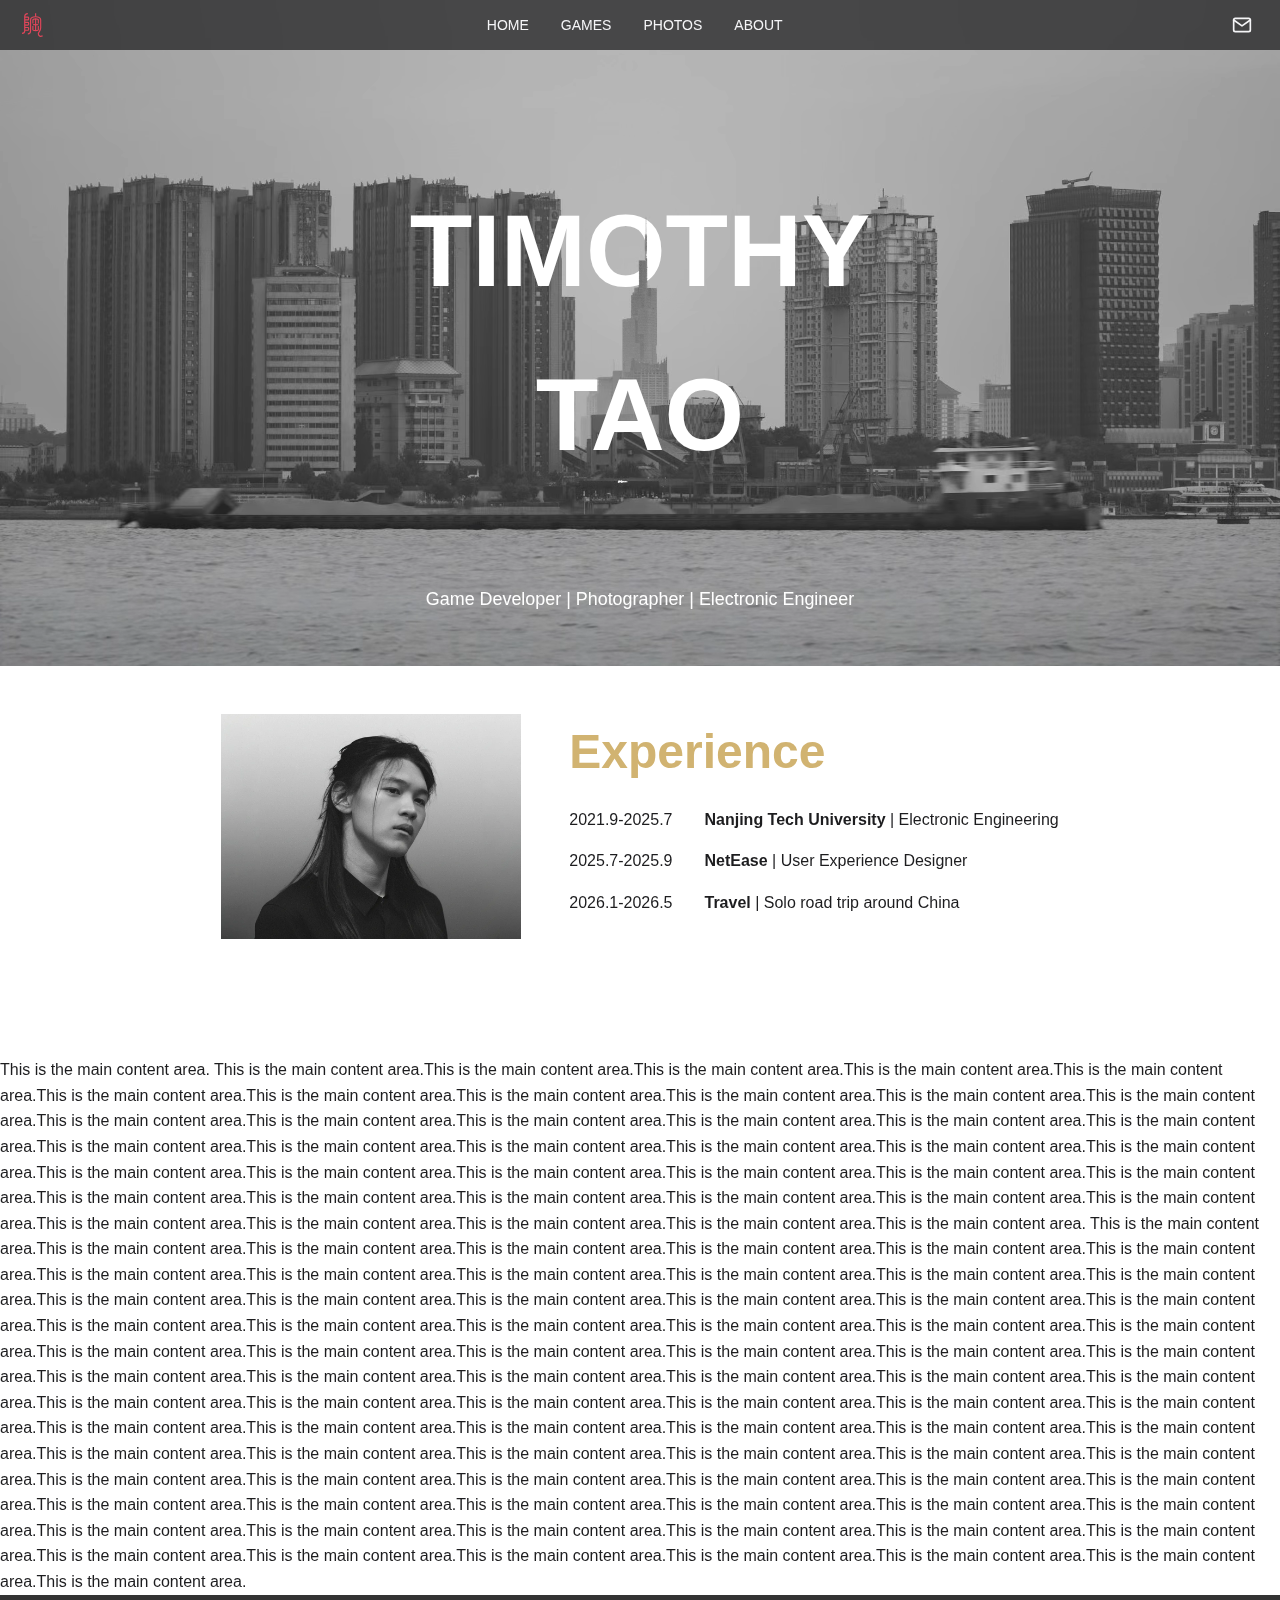
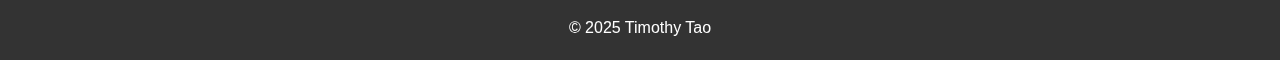
<file: index.html>
<!DOCTYPE html>
<html lang="en">

<head>
  <meta charset="UTF-8">
  <meta name="viewport" content="width=device-width, initial-scale=1.0">
  <title>Timothy's Website</title>
  <link rel="icon" href="images/logo-tao.svg" type="image/svg+xml">
  <link rel="stylesheet" href="css/style.css">
  <script src="js/main.js"></script>
</head>

<body>
  <!--Header-->
  <div class="overlay"></div>
  <header>
    <nav>
      <div class="logo">
        <a href="/"><img src="images/logo-tao.svg" alt="Logo" style="height: 24px; display: block;"></a>
      </div>
      <ul>
        <li><a href="/">HOME</a></li>
        <li class="has-dropdown">
          <a href="#">GAMES</a>
          <div class="dropdown-menu">
            <div class="dropdown-content">
              <ul class="dropdown-links">
                <li><span class="dropdown-title">Explore Portfolios</span></li>
                <!-- <li><a href="#">Veiw All Games</a></li> -->
                <li><a href="#">Verdant Veil</a></li>
                <li><a href="#">Micro Master</a></li>
                <li><a href="#">Myth Valley</a></li>
                <li><a href="games/delete-me-not.html">Delete Me Not</a></li>
                <li><a href="games/tag-valhalla.html">Tag Valhalla</a></li>
              </ul>
            </div>
          </div>
        </li>
        <li class="has-dropdown">
          <a href="#">PHOTOS</a>
          <div class="dropdown-menu">
            <div class="dropdown-content">
              <ul class="dropdown-links">
                <li><span class="dropdown-title">Explore Photos</span></li>
                <li><a href="#">Digital</a></li>
                <li><a href="#">Film</a></li>
              </ul>
            </div>
          </div>
        </li>
        <li><a href="#">ABOUT</a></li>
      </ul>
      <div class="email-icon">
        <a href="mailto:thy20030626@gmail.com" title="Contact me">
          <svg width="20" height="20" viewBox="0 0 24 24" fill="none" xmlns="http://www.w3.org/2000/svg">
            <path d="M4 4H20C21.1 4 22 4.9 22 6V18C22 19.1 21.1 20 20 20H4C2.9 20 2 19.1 2 18V6C2 4.9 2.9 4 4 4Z"
              stroke="currentColor" stroke-width="2" stroke-linecap="round" stroke-linejoin="round" />
            <polyline points="22,6 12,13 2,6" stroke="currentColor" stroke-width="2" stroke-linecap="round"
              stroke-linejoin="round" />
          </svg>
        </a>
      </div>
    </nav>
  </header>

  <main>
    <div class="cover-container">
      <video src="images/home/cover.webm" autoplay loop muted playsinline style="width: 100%; display: block;"></video>
      <img src="images/home/zi-feng.webp" class="cover-overlay" alt="Zi Feng">
      <div class="cover-text">
        <h1>TIMOTHY TAO</h1>
        <p>Game Developer | Photographer | Electronic Engineer</p>
      </div>
    </div>
    <div class="about-section">
      <div class="portrait">
        <img src="images/home/myself.webp" alt="Myself">
      </div>
      <div class="experience">
        <h2>Experience</h2>
        <div class="experience-item">
          <span>2021.9-2025.7</span>
          <span> <b>Nanjing Tech University</b> | Electronic Engineering</span>
        </div>
        <div class="experience-item">
          <span>2025.7-2025.9</span>
          <span> <b>NetEase</b> | User Experience Designer</span>
        </div>
        <div class="experience-item">
          <span>2026.1-2026.5</span>
          <span><b>Travel</b> | Solo road trip around China</span>
        </div>
      </div>
    </div>
    <div class="content-wrapper">
      <p>This is the main content area.
        This is the main content area.This is the main content area.This is the main content area.This is the
        main content area.This is the main content area.This is the main content area.This is the main content
        area.This is the main content area.This is the main content area.This is the main content area.This is
        the main content area.This is the main content area.This is the main content area.This is the main
        content area.This is the main content area.This is the main content area.This is the main content
        area.This is the main content area.This is the main content area.This is the main content area.This is
        the main content area.This is the main content area.This is the main content area.This is the main
        content area.This is the main content area.This is the main content area.This is the main content
        area.This is the main content area.This is the main content area.This is the main content area.This is
        the main content area.This is the main content area.This is the main content area.This is the main
        content area.This is the main content area.This is the main content area.This is the main content
        area.This is the main content area.This is the main content area.This is the main content area. This is
        the main content area.This is the main content area.This is the main content area.This is the main
        content area.This is the main content area.This is the main content area.This is the main content
        area.This is the main content area.This is the main content area.This is the main content area.This is
        the main content area.This is the main content area.This is the main content area.This is the main
        content area.This is the main content area.This is the main content area.This is the main content
        area.This is the main content area.This is the main content area.This is the main content area.This is
        the main content area.This is the main content area.This is the main content area.This is the main
        content area.This is the main content area.This is the main content area.This is the main content
        area.This is the main content area.This is the main content area.This is the main content area.This is
        the main content area.This is the main content area.This is the main content area.This is the main
        content area.This is the main content area.This is the main content area.This is the main content
        area.This is the main content area.This is the main content area.This is the main content area.This is
        the main content area.This is the main content area.This is the main content area.This is the main
        content area.This is the main content area.This is the main content area.This is the main content
        area.This is the main content area.This is the main content area.This is the main content area.This is
        the main content area.This is the main content area.This is the main content area.This is the main
        content area.This is the main content area.This is the main content area.This is the main content
        area.This is the main content area.This is the main content area.This is the main content area.This is
        the main content area.This is the main content area.This is the main content area.This is the main
        content area.This is the main content area.This is the main content area.This is the main content
        area.This is the main content area.This is the main content area.This is the main content area.This is
        the main content area.This is the main content area.This is the main content area.This is the main
        content area.This is the main content area.This is the main content area.This is the main content
        area.This is the main content area.This is the main content area.This is the main content area.
      </p>
    </div>
  </main>

  <!--Footer-->
  <footer>
    <p>&copy; 2025 Timothy Tao</p>
  </footer>


</body>

</html>
</file>
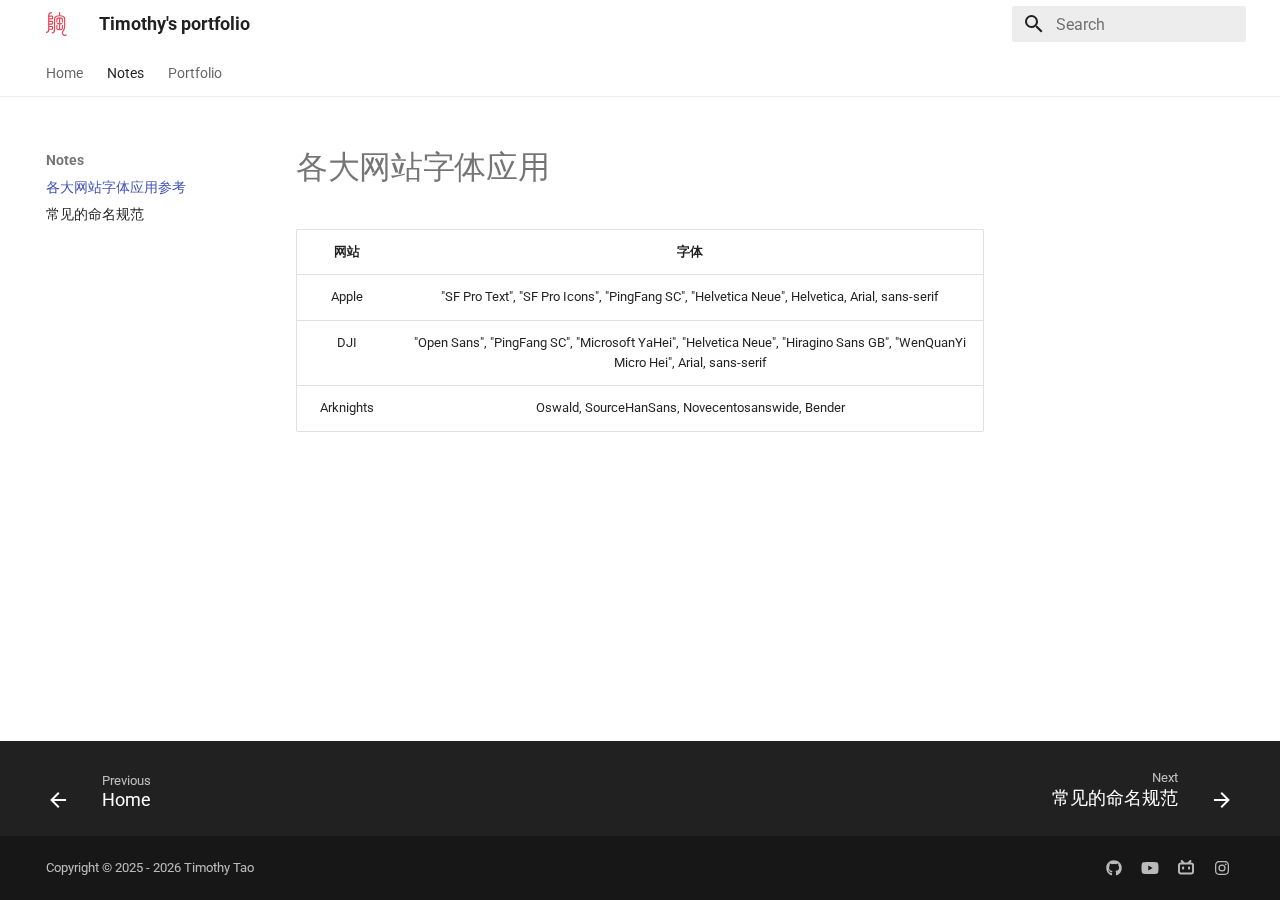
<file: notes/major-sites-font/index.html>
<!doctype html>
<html lang="en" class="no-js">
  <head>
    
      <meta charset="utf-8">
      <meta name="viewport" content="width=device-width,initial-scale=1">
      
      
      
        <link rel="canonical" href="https://bailitaotao.com/notes/major-sites-font/">
      
      
        <link rel="prev" href="../..">
      
      
        <link rel="next" href="../naming-convention/">
      
      
      <link rel="icon" href="../../assets/images/logo-tao-no-frame.svg">
      <meta name="generator" content="mkdocs-1.6.1, mkdocs-material-9.6.20">
    
    
      
        <title>各大网站字体应用参考 - Timothy's portfolio</title>
      
    
    
      <link rel="stylesheet" href="../../assets/stylesheets/main.e53b48f4.min.css">
      
        
        <link rel="stylesheet" href="../../assets/stylesheets/palette.06af60db.min.css">
      
      


    
    
      
    
    
      
        
        
        <link rel="preconnect" href="https://fonts.gstatic.com" crossorigin>
        <link rel="stylesheet" href="https://fonts.googleapis.com/css?family=Roboto:300,300i,400,400i,700,700i%7CRoboto+Mono:400,400i,700,700i&display=fallback">
        <style>:root{--md-text-font:"Roboto";--md-code-font:"Roboto Mono"}</style>
      
    
    
      <link rel="stylesheet" href="../../stylesheets/extra.css">
    
    <script>__md_scope=new URL("../..",location),__md_hash=e=>[...e].reduce(((e,_)=>(e<<5)-e+_.charCodeAt(0)),0),__md_get=(e,_=localStorage,t=__md_scope)=>JSON.parse(_.getItem(t.pathname+"."+e)),__md_set=(e,_,t=localStorage,a=__md_scope)=>{try{t.setItem(a.pathname+"."+e,JSON.stringify(_))}catch(e){}}</script>
    
      

    
    
    
  </head>
  
  
    
    
    
    
    
    <body dir="ltr" data-md-color-scheme="default" data-md-color-primary="white" data-md-color-accent="indigo">
  
    
    <input class="md-toggle" data-md-toggle="drawer" type="checkbox" id="__drawer" autocomplete="off">
    <input class="md-toggle" data-md-toggle="search" type="checkbox" id="__search" autocomplete="off">
    <label class="md-overlay" for="__drawer"></label>
    <div data-md-component="skip">
      
        
        <a href="#_1" class="md-skip">
          Skip to content
        </a>
      
    </div>
    <div data-md-component="announce">
      
    </div>
    
    
      

<header class="md-header" data-md-component="header">
  <nav class="md-header__inner md-grid" aria-label="Header">
    <a href="../.." title="Timothy&#39;s portfolio" class="md-header__button md-logo" aria-label="Timothy's portfolio" data-md-component="logo">
      
  <img src="../../assets/images/logo-tao-no-frame.svg" alt="logo">

    </a>
    <label class="md-header__button md-icon" for="__drawer">
      
      <svg xmlns="http://www.w3.org/2000/svg" viewBox="0 0 24 24"><path d="M3 6h18v2H3zm0 5h18v2H3zm0 5h18v2H3z"/></svg>
    </label>
    <div class="md-header__title" data-md-component="header-title">
      <div class="md-header__ellipsis">
        <div class="md-header__topic">
          <span class="md-ellipsis">
            Timothy's portfolio
          </span>
        </div>
        <div class="md-header__topic" data-md-component="header-topic">
          <span class="md-ellipsis">
            
              各大网站字体应用参考
            
          </span>
        </div>
      </div>
    </div>
    
      
    
    
    
    
      
      
        <label class="md-header__button md-icon" for="__search">
          
          <svg xmlns="http://www.w3.org/2000/svg" viewBox="0 0 24 24"><path d="M9.5 3A6.5 6.5 0 0 1 16 9.5c0 1.61-.59 3.09-1.56 4.23l.27.27h.79l5 5-1.5 1.5-5-5v-.79l-.27-.27A6.52 6.52 0 0 1 9.5 16 6.5 6.5 0 0 1 3 9.5 6.5 6.5 0 0 1 9.5 3m0 2C7 5 5 7 5 9.5S7 14 9.5 14 14 12 14 9.5 12 5 9.5 5"/></svg>
        </label>
        <div class="md-search" data-md-component="search" role="dialog">
  <label class="md-search__overlay" for="__search"></label>
  <div class="md-search__inner" role="search">
    <form class="md-search__form" name="search">
      <input type="text" class="md-search__input" name="query" aria-label="Search" placeholder="Search" autocapitalize="off" autocorrect="off" autocomplete="off" spellcheck="false" data-md-component="search-query" required>
      <label class="md-search__icon md-icon" for="__search">
        
        <svg xmlns="http://www.w3.org/2000/svg" viewBox="0 0 24 24"><path d="M9.5 3A6.5 6.5 0 0 1 16 9.5c0 1.61-.59 3.09-1.56 4.23l.27.27h.79l5 5-1.5 1.5-5-5v-.79l-.27-.27A6.52 6.52 0 0 1 9.5 16 6.5 6.5 0 0 1 3 9.5 6.5 6.5 0 0 1 9.5 3m0 2C7 5 5 7 5 9.5S7 14 9.5 14 14 12 14 9.5 12 5 9.5 5"/></svg>
        
        <svg xmlns="http://www.w3.org/2000/svg" viewBox="0 0 24 24"><path d="M20 11v2H8l5.5 5.5-1.42 1.42L4.16 12l7.92-7.92L13.5 5.5 8 11z"/></svg>
      </label>
      <nav class="md-search__options" aria-label="Search">
        
        <button type="reset" class="md-search__icon md-icon" title="Clear" aria-label="Clear" tabindex="-1">
          
          <svg xmlns="http://www.w3.org/2000/svg" viewBox="0 0 24 24"><path d="M19 6.41 17.59 5 12 10.59 6.41 5 5 6.41 10.59 12 5 17.59 6.41 19 12 13.41 17.59 19 19 17.59 13.41 12z"/></svg>
        </button>
      </nav>
      
    </form>
    <div class="md-search__output">
      <div class="md-search__scrollwrap" tabindex="0" data-md-scrollfix>
        <div class="md-search-result" data-md-component="search-result">
          <div class="md-search-result__meta">
            Initializing search
          </div>
          <ol class="md-search-result__list" role="presentation"></ol>
        </div>
      </div>
    </div>
  </div>
</div>
      
    
    
  </nav>
  
</header>
    
    <div class="md-container" data-md-component="container">
      
      
        
          
            
<nav class="md-tabs" aria-label="Tabs" data-md-component="tabs">
  <div class="md-grid">
    <ul class="md-tabs__list">
      
        
  
  
  
  
    <li class="md-tabs__item">
      <a href="../.." class="md-tabs__link">
        
  
  
    
  
  Home

      </a>
    </li>
  

      
        
  
  
  
    
  
  
    
    
      <li class="md-tabs__item md-tabs__item--active">
        <a href="./" class="md-tabs__link">
          
  
  
  Notes

        </a>
      </li>
    
  

      
        
  
  
  
  
    
    
      
  
  
  
  
    
    
      <li class="md-tabs__item">
        <a href="../../portfolio/PROJECT-IV/GDD/" class="md-tabs__link">
          
  
  
  Portfolio

        </a>
      </li>
    
  

    
  

      
    </ul>
  </div>
</nav>
          
        
      
      <main class="md-main" data-md-component="main">
        <div class="md-main__inner md-grid">
          
            
              
              <div class="md-sidebar md-sidebar--primary" data-md-component="sidebar" data-md-type="navigation" >
                <div class="md-sidebar__scrollwrap">
                  <div class="md-sidebar__inner">
                    


  


<nav class="md-nav md-nav--primary md-nav--lifted" aria-label="Navigation" data-md-level="0">
  <label class="md-nav__title" for="__drawer">
    <a href="../.." title="Timothy&#39;s portfolio" class="md-nav__button md-logo" aria-label="Timothy's portfolio" data-md-component="logo">
      
  <img src="../../assets/images/logo-tao-no-frame.svg" alt="logo">

    </a>
    Timothy's portfolio
  </label>
  
  <ul class="md-nav__list" data-md-scrollfix>
    
      
      
  
  
  
  
    <li class="md-nav__item">
      <a href="../.." class="md-nav__link">
        
  
  
  <span class="md-ellipsis">
    Home
    
  </span>
  

      </a>
    </li>
  

    
      
      
  
  
    
  
  
  
    
    
    
    
      
        
        
      
      
    
    
    <li class="md-nav__item md-nav__item--active md-nav__item--section md-nav__item--nested">
      
        
        
        <input class="md-nav__toggle md-toggle " type="checkbox" id="__nav_2" checked>
        
          
          <label class="md-nav__link" for="__nav_2" id="__nav_2_label" tabindex="">
            
  
  
  <span class="md-ellipsis">
    Notes
    
  </span>
  

            <span class="md-nav__icon md-icon"></span>
          </label>
        
        <nav class="md-nav" data-md-level="1" aria-labelledby="__nav_2_label" aria-expanded="true">
          <label class="md-nav__title" for="__nav_2">
            <span class="md-nav__icon md-icon"></span>
            Notes
          </label>
          <ul class="md-nav__list" data-md-scrollfix>
            
              
                
  
  
    
  
  
  
    <li class="md-nav__item md-nav__item--active">
      
      <input class="md-nav__toggle md-toggle" type="checkbox" id="__toc">
      
      
        
      
      
      <a href="./" class="md-nav__link md-nav__link--active">
        
  
  
  <span class="md-ellipsis">
    各大网站字体应用参考
    
  </span>
  

      </a>
      
    </li>
  

              
            
              
                
  
  
  
  
    <li class="md-nav__item">
      <a href="../naming-convention/" class="md-nav__link">
        
  
  
  <span class="md-ellipsis">
    常见的命名规范
    
  </span>
  

      </a>
    </li>
  

              
            
          </ul>
        </nav>
      
    </li>
  

    
      
      
  
  
  
  
    
    
    
    
      
      
    
    
    <li class="md-nav__item md-nav__item--nested">
      
        
        
        <input class="md-nav__toggle md-toggle " type="checkbox" id="__nav_3" >
        
          
          <label class="md-nav__link" for="__nav_3" id="__nav_3_label" tabindex="0">
            
  
  
  <span class="md-ellipsis">
    Portfolio
    
  </span>
  

            <span class="md-nav__icon md-icon"></span>
          </label>
        
        <nav class="md-nav" data-md-level="1" aria-labelledby="__nav_3_label" aria-expanded="false">
          <label class="md-nav__title" for="__nav_3">
            <span class="md-nav__icon md-icon"></span>
            Portfolio
          </label>
          <ul class="md-nav__list" data-md-scrollfix>
            
              
                
  
  
  
  
    
    
    
    
      
      
    
    
    <li class="md-nav__item md-nav__item--nested">
      
        
        
        <input class="md-nav__toggle md-toggle " type="checkbox" id="__nav_3_1" >
        
          
          <label class="md-nav__link" for="__nav_3_1" id="__nav_3_1_label" tabindex="0">
            
  
  
  <span class="md-ellipsis">
    PROJECT IV
    
  </span>
  

            <span class="md-nav__icon md-icon"></span>
          </label>
        
        <nav class="md-nav" data-md-level="2" aria-labelledby="__nav_3_1_label" aria-expanded="false">
          <label class="md-nav__title" for="__nav_3_1">
            <span class="md-nav__icon md-icon"></span>
            PROJECT IV
          </label>
          <ul class="md-nav__list" data-md-scrollfix>
            
              
                
  
  
  
  
    <li class="md-nav__item">
      <a href="../../portfolio/PROJECT-IV/GDD/" class="md-nav__link">
        
  
  
  <span class="md-ellipsis">
    Game Design Document
    
  </span>
  

      </a>
    </li>
  

              
            
              
                
  
  
  
  
    <li class="md-nav__item">
      <a href="../../portfolio/PROJECT-IV/%5Bdraft%5DGDD2-zh/" class="md-nav__link">
        
  
  
  <span class="md-ellipsis">
    [draft]游戏设计文档
    
  </span>
  

      </a>
    </li>
  

              
            
              
                
  
  
  
  
    <li class="md-nav__item">
      <a href="../../portfolio/PROJECT-IV/delete-me-not/" class="md-nav__link">
        
  
  
  <span class="md-ellipsis">
    DELETE ME NOT
    
  </span>
  

      </a>
    </li>
  

              
            
          </ul>
        </nav>
      
    </li>
  

              
            
          </ul>
        </nav>
      
    </li>
  

    
  </ul>
</nav>
                  </div>
                </div>
              </div>
            
            
              
              <div class="md-sidebar md-sidebar--secondary" data-md-component="sidebar" data-md-type="toc" >
                <div class="md-sidebar__scrollwrap">
                  <div class="md-sidebar__inner">
                    

<nav class="md-nav md-nav--secondary" aria-label="Table of contents">
  
  
  
    
  
  
</nav>
                  </div>
                </div>
              </div>
            
          
          
            <div class="md-content" data-md-component="content">
              <article class="md-content__inner md-typeset">
                
                  



<h1 id="_1">各大网站字体应用</h1>
<table>
<thead>
<tr>
<th style="text-align: center;">网站</th>
<th style="text-align: center;">字体</th>
</tr>
</thead>
<tbody>
<tr>
<td style="text-align: center;">Apple</td>
<td style="text-align: center;">"SF Pro Text", "SF Pro Icons", "PingFang SC", "Helvetica Neue", Helvetica, Arial, sans-serif</td>
</tr>
<tr>
<td style="text-align: center;">DJI</td>
<td style="text-align: center;">"Open Sans", "PingFang SC", "Microsoft YaHei", "Helvetica Neue", "Hiragino Sans GB", "WenQuanYi Micro Hei", Arial, sans-serif</td>
</tr>
<tr>
<td style="text-align: center;">Arknights</td>
<td style="text-align: center;">Oswald, SourceHanSans, Novecentosanswide, Bender</td>
</tr>
</tbody>
</table>







  
  






                
              </article>
            </div>
          
          
<script>var target=document.getElementById(location.hash.slice(1));target&&target.name&&(target.checked=target.name.startsWith("__tabbed_"))</script>
        </div>
        
          <button type="button" class="md-top md-icon" data-md-component="top" hidden>
  
  <svg xmlns="http://www.w3.org/2000/svg" viewBox="0 0 24 24"><path d="M13 20h-2V8l-5.5 5.5-1.42-1.42L12 4.16l7.92 7.92-1.42 1.42L13 8z"/></svg>
  Back to top
</button>
        
      </main>
      
        <footer class="md-footer">
  
    
      
      <nav class="md-footer__inner md-grid" aria-label="Footer" >
        
          
          <a href="../.." class="md-footer__link md-footer__link--prev" aria-label="Previous: Home">
            <div class="md-footer__button md-icon">
              
              <svg xmlns="http://www.w3.org/2000/svg" viewBox="0 0 24 24"><path d="M20 11v2H8l5.5 5.5-1.42 1.42L4.16 12l7.92-7.92L13.5 5.5 8 11z"/></svg>
            </div>
            <div class="md-footer__title">
              <span class="md-footer__direction">
                Previous
              </span>
              <div class="md-ellipsis">
                Home
              </div>
            </div>
          </a>
        
        
          
          <a href="../naming-convention/" class="md-footer__link md-footer__link--next" aria-label="Next: 常见的命名规范">
            <div class="md-footer__title">
              <span class="md-footer__direction">
                Next
              </span>
              <div class="md-ellipsis">
                常见的命名规范
              </div>
            </div>
            <div class="md-footer__button md-icon">
              
              <svg xmlns="http://www.w3.org/2000/svg" viewBox="0 0 24 24"><path d="M4 11v2h12l-5.5 5.5 1.42 1.42L19.84 12l-7.92-7.92L10.5 5.5 16 11z"/></svg>
            </div>
          </a>
        
      </nav>
    
  
  <div class="md-footer-meta md-typeset">
    <div class="md-footer-meta__inner md-grid">
      <div class="md-copyright">
  
    <div class="md-copyright__highlight">
      Copyright &copy; 2025 - 2026 Timothy Tao
    </div>
  
  
</div>
      
        
<div class="md-social">
  
    
    
    
    
      
      
    
    <a href="https://github.com/Bailitaotao" target="_blank" rel="noopener" title="github.com" class="md-social__link">
      <svg xmlns="http://www.w3.org/2000/svg" viewBox="0 0 512 512"><!--! Font Awesome Free 7.0.0 by @fontawesome - https://fontawesome.com License - https://fontawesome.com/license/free (Icons: CC BY 4.0, Fonts: SIL OFL 1.1, Code: MIT License) Copyright 2025 Fonticons, Inc.--><path d="M173.9 397.4c0 2-2.3 3.6-5.2 3.6-3.3.3-5.6-1.3-5.6-3.6 0-2 2.3-3.6 5.2-3.6 3-.3 5.6 1.3 5.6 3.6m-31.1-4.5c-.7 2 1.3 4.3 4.3 4.9 2.6 1 5.6 0 6.2-2s-1.3-4.3-4.3-5.2c-2.6-.7-5.5.3-6.2 2.3m44.2-1.7c-2.9.7-4.9 2.6-4.6 4.9.3 2 2.9 3.3 5.9 2.6 2.9-.7 4.9-2.6 4.6-4.6-.3-1.9-3-3.2-5.9-2.9M252.8 8C114.1 8 8 113.3 8 252c0 110.9 69.8 205.8 169.5 239.2 12.8 2.3 17.3-5.6 17.3-12.1 0-6.2-.3-40.4-.3-61.4 0 0-70 15-84.7-29.8 0 0-11.4-29.1-27.8-36.6 0 0-22.9-15.7 1.6-15.4 0 0 24.9 2 38.6 25.8 21.9 38.6 58.6 27.5 72.9 20.9 2.3-16 8.8-27.1 16-33.7-55.9-6.2-112.3-14.3-112.3-110.5 0-27.5 7.6-41.3 23.6-58.9-2.6-6.5-11.1-33.3 2.6-67.9 20.9-6.5 69 27 69 27 20-5.6 41.5-8.5 62.8-8.5s42.8 2.9 62.8 8.5c0 0 48.1-33.6 69-27 13.7 34.7 5.2 61.4 2.6 67.9 16 17.7 25.8 31.5 25.8 58.9 0 96.5-58.9 104.2-114.8 110.5 9.2 7.9 17 22.9 17 46.4 0 33.7-.3 75.4-.3 83.6 0 6.5 4.6 14.4 17.3 12.1C436.2 457.8 504 362.9 504 252 504 113.3 391.5 8 252.8 8M105.2 352.9c-1.3 1-1 3.3.7 5.2 1.6 1.6 3.9 2.3 5.2 1 1.3-1 1-3.3-.7-5.2-1.6-1.6-3.9-2.3-5.2-1m-10.8-8.1c-.7 1.3.3 2.9 2.3 3.9 1.6 1 3.6.7 4.3-.7.7-1.3-.3-2.9-2.3-3.9-2-.6-3.6-.3-4.3.7m32.4 35.6c-1.6 1.3-1 4.3 1.3 6.2 2.3 2.3 5.2 2.6 6.5 1 1.3-1.3.7-4.3-1.3-6.2-2.2-2.3-5.2-2.6-6.5-1m-11.4-14.7c-1.6 1-1.6 3.6 0 5.9s4.3 3.3 5.6 2.3c1.6-1.3 1.6-3.9 0-6.2-1.4-2.3-4-3.3-5.6-2"/></svg>
    </a>
  
    
    
    
    
      
      
    
    <a href="https://www.youtube.com/@bailitaotao" target="_blank" rel="noopener" title="www.youtube.com" class="md-social__link">
      <svg xmlns="http://www.w3.org/2000/svg" viewBox="0 0 576 512"><!--! Font Awesome Free 7.0.0 by @fontawesome - https://fontawesome.com License - https://fontawesome.com/license/free (Icons: CC BY 4.0, Fonts: SIL OFL 1.1, Code: MIT License) Copyright 2025 Fonticons, Inc.--><path d="M549.7 124.1c-6.2-23.7-24.8-42.3-48.3-48.6C458.9 64 288.1 64 288.1 64S117.3 64 74.7 75.5c-23.5 6.3-42 24.9-48.3 48.6C15 167 15 256.4 15 256.4s0 89.4 11.4 132.3c6.3 23.6 24.8 41.5 48.3 47.8C117.3 448 288.1 448 288.1 448s170.8 0 213.4-11.5c23.5-6.3 42-24.2 48.3-47.8 11.4-42.9 11.4-132.3 11.4-132.3s0-89.4-11.4-132.3zM232.2 337.6V175.2l142.7 81.2z"/></svg>
    </a>
  
    
    
    
    
      
      
    
    <a href="https://space.bilibili.com/325680073" target="_blank" rel="noopener" title="space.bilibili.com" class="md-social__link">
      <svg xmlns="http://www.w3.org/2000/svg" viewBox="0 0 512 512"><!--! Font Awesome Free 7.0.0 by @fontawesome - https://fontawesome.com License - https://fontawesome.com/license/free (Icons: CC BY 4.0, Fonts: SIL OFL 1.1, Code: MIT License) Copyright 2025 Fonticons, Inc.--><path d="M488.6 104.1c16.7 18.1 24.4 39.7 23.3 65.7v202.4c-.4 26.4-9.2 48.1-26.5 65.1-17.2 17-39.1 25.9-65.5 26.7H92c-26.4-.8-48.2-9.8-65.3-27.2S.7 396.5 0 368.2V169.8c.8-26 9.7-47.6 26.7-65.7C43.8 87.8 65.5 78.8 92 78h29.4L96 52.2c-5.7-5.7-8.6-13-8.6-21.8S90.3 14.3 96 8.6 109 0 117.9 0s16.1 2.9 21.9 8.6L213.1 78h88l74.5-69.4C381.7 2.9 389.2 0 398 0s16.1 2.9 21.9 8.6c5.7 5.7 8.6 13 8.6 21.8s-2.9 16.1-8.6 21.8L394.6 78h29.3c26.4.8 48 9.8 64.7 26.1m-38.8 69.7c-.4-9.6-3.7-17.4-10.7-23.5-5.2-6.1-14-9.4-22.7-9.8H96c-9.6.4-17.4 3.7-23.6 9.8-6.1 6.1-9.4 13.9-9.8 23.5v194.4c0 9.2 3.3 17 9.8 23.5s14.4 9.8 23.6 9.8h320.4c9.2 0 17-3.3 23.3-9.8s9.7-14.3 10.1-23.5zm-264.3 42.7c6.3 6.3 9.7 14.1 10.1 23.2V273c-.4 9.2-3.7 16.9-9.8 23.2-6.2 6.3-14 9.5-23.6 9.5s-17.5-3.2-23.6-9.5-9.4-14-9.8-23.2v-33.3c.4-9.1 3.8-16.9 10.1-23.2s13.2-9.6 23.3-10c9.2.4 17 3.7 23.3 10m191.5 0c6.3 6.3 9.7 14.1 10.1 23.2V273c-.4 9.2-3.7 16.9-9.8 23.2s-14 9.5-23.6 9.5-17.4-3.2-23.6-9.5c-7-6.3-9.4-14-9.7-23.2v-33.3c.3-9.1 3.7-16.9 10-23.2s14.1-9.6 23.3-10c9.2.4 17 3.7 23.3 10"/></svg>
    </a>
  
    
    
    
    
      
      
    
    <a href="https://www.instagram.com/bailitaotao/" target="_blank" rel="noopener" title="www.instagram.com" class="md-social__link">
      <svg xmlns="http://www.w3.org/2000/svg" viewBox="0 0 448 512"><!--! Font Awesome Free 7.0.0 by @fontawesome - https://fontawesome.com License - https://fontawesome.com/license/free (Icons: CC BY 4.0, Fonts: SIL OFL 1.1, Code: MIT License) Copyright 2025 Fonticons, Inc.--><path d="M224.3 141a115 115 0 1 0-.6 230 115 115 0 1 0 .6-230m-.6 40.4a74.6 74.6 0 1 1 .6 149.2 74.6 74.6 0 1 1-.6-149.2m93.4-45.1a26.8 26.8 0 1 1 53.6 0 26.8 26.8 0 1 1-53.6 0m129.7 27.2c-1.7-35.9-9.9-67.7-36.2-93.9-26.2-26.2-58-34.4-93.9-36.2-37-2.1-147.9-2.1-184.9 0-35.8 1.7-67.6 9.9-93.9 36.1s-34.4 58-36.2 93.9c-2.1 37-2.1 147.9 0 184.9 1.7 35.9 9.9 67.7 36.2 93.9s58 34.4 93.9 36.2c37 2.1 147.9 2.1 184.9 0 35.9-1.7 67.7-9.9 93.9-36.2 26.2-26.2 34.4-58 36.2-93.9 2.1-37 2.1-147.8 0-184.8M399 388c-7.8 19.6-22.9 34.7-42.6 42.6-29.5 11.7-99.5 9-132.1 9s-102.7 2.6-132.1-9c-19.6-7.8-34.7-22.9-42.6-42.6-11.7-29.5-9-99.5-9-132.1s-2.6-102.7 9-132.1c7.8-19.6 22.9-34.7 42.6-42.6 29.5-11.7 99.5-9 132.1-9s102.7-2.6 132.1 9c19.6 7.8 34.7 22.9 42.6 42.6 11.7 29.5 9 99.5 9 132.1s2.7 102.7-9 132.1"/></svg>
    </a>
  
</div>
      
    </div>
  </div>
</footer>
      
    </div>
    <div class="md-dialog" data-md-component="dialog">
      <div class="md-dialog__inner md-typeset"></div>
    </div>
    
    
    
      
      <script id="__config" type="application/json">{"base": "../..", "features": ["navigation.tabs", "navigation.path", "navigation.top", "navigation.path", "navigation.footer"], "search": "../../assets/javascripts/workers/search.973d3a69.min.js", "tags": null, "translations": {"clipboard.copied": "Copied to clipboard", "clipboard.copy": "Copy to clipboard", "search.result.more.one": "1 more on this page", "search.result.more.other": "# more on this page", "search.result.none": "No matching documents", "search.result.one": "1 matching document", "search.result.other": "# matching documents", "search.result.placeholder": "Type to start searching", "search.result.term.missing": "Missing", "select.version": "Select version"}, "version": null}</script>
    
    
      <script src="../../assets/javascripts/bundle.f55a23d4.min.js"></script>
      
    
  </body>
</html>
</file>
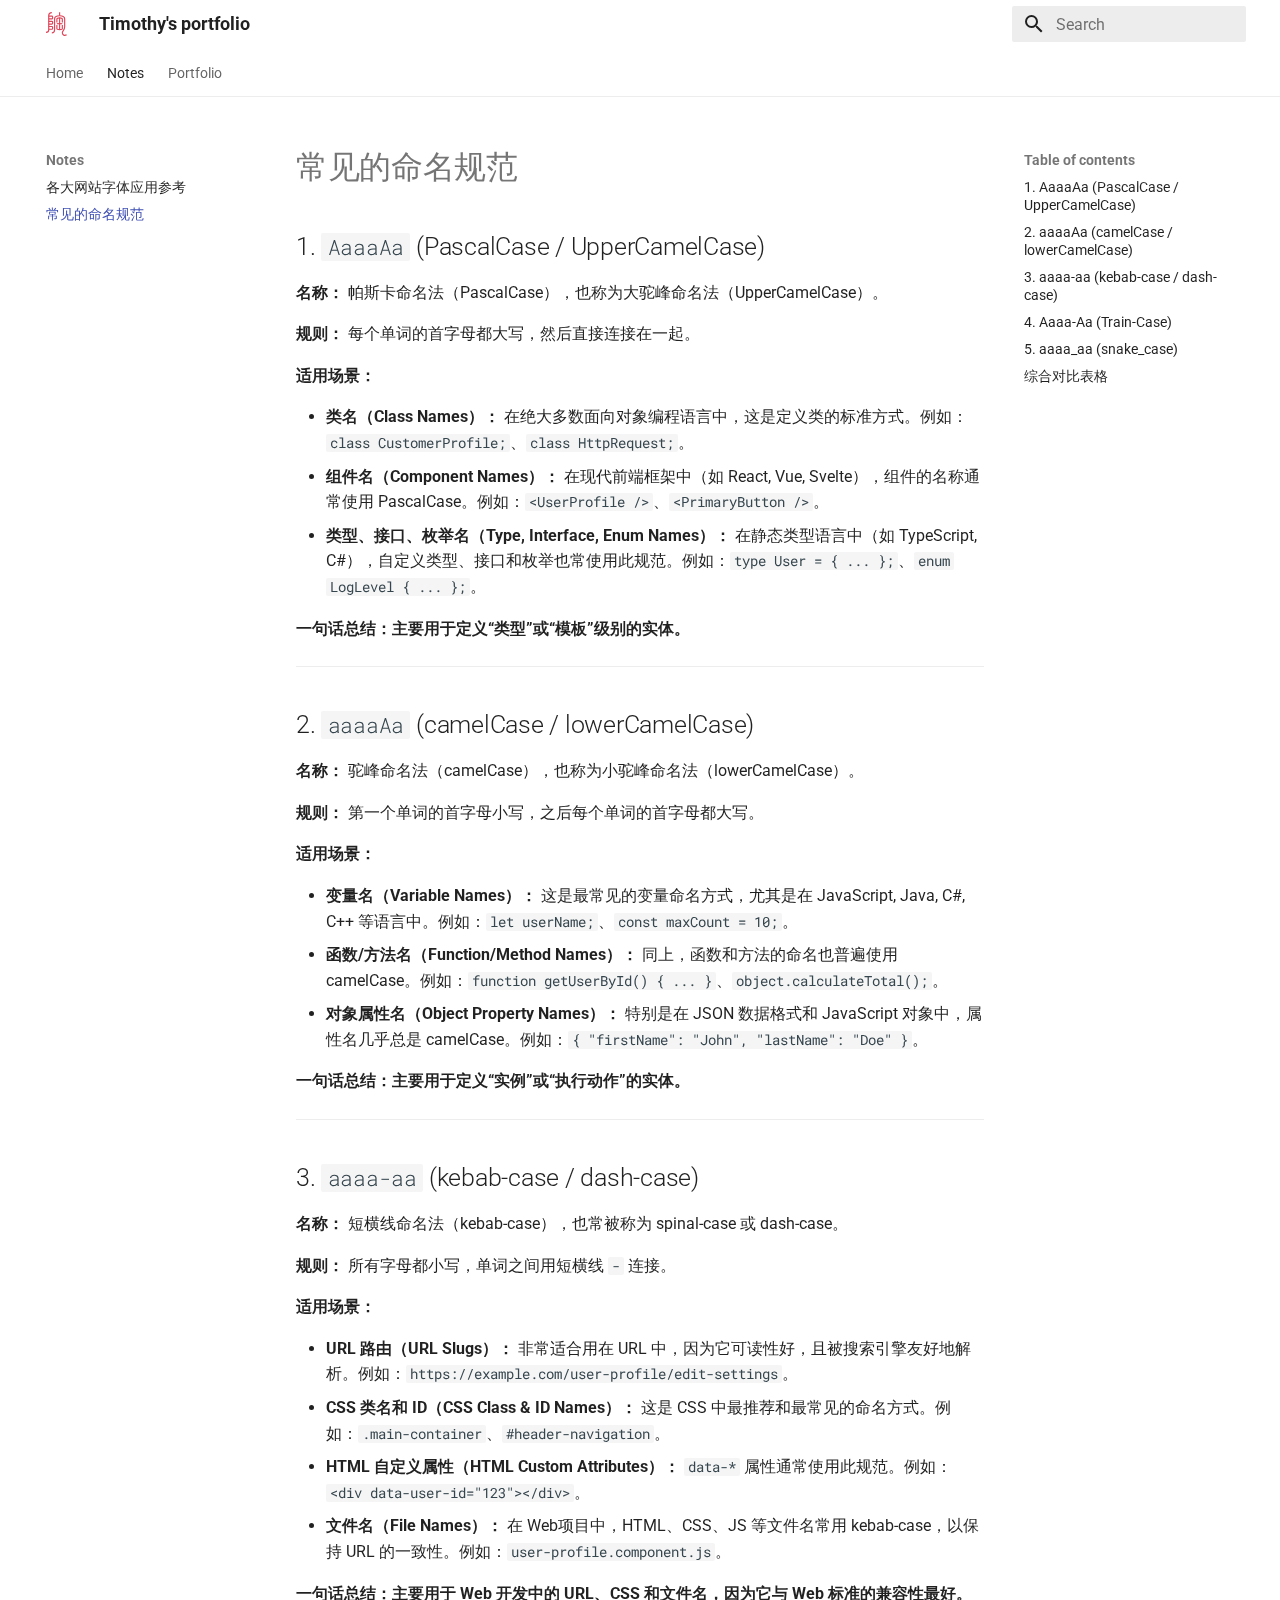
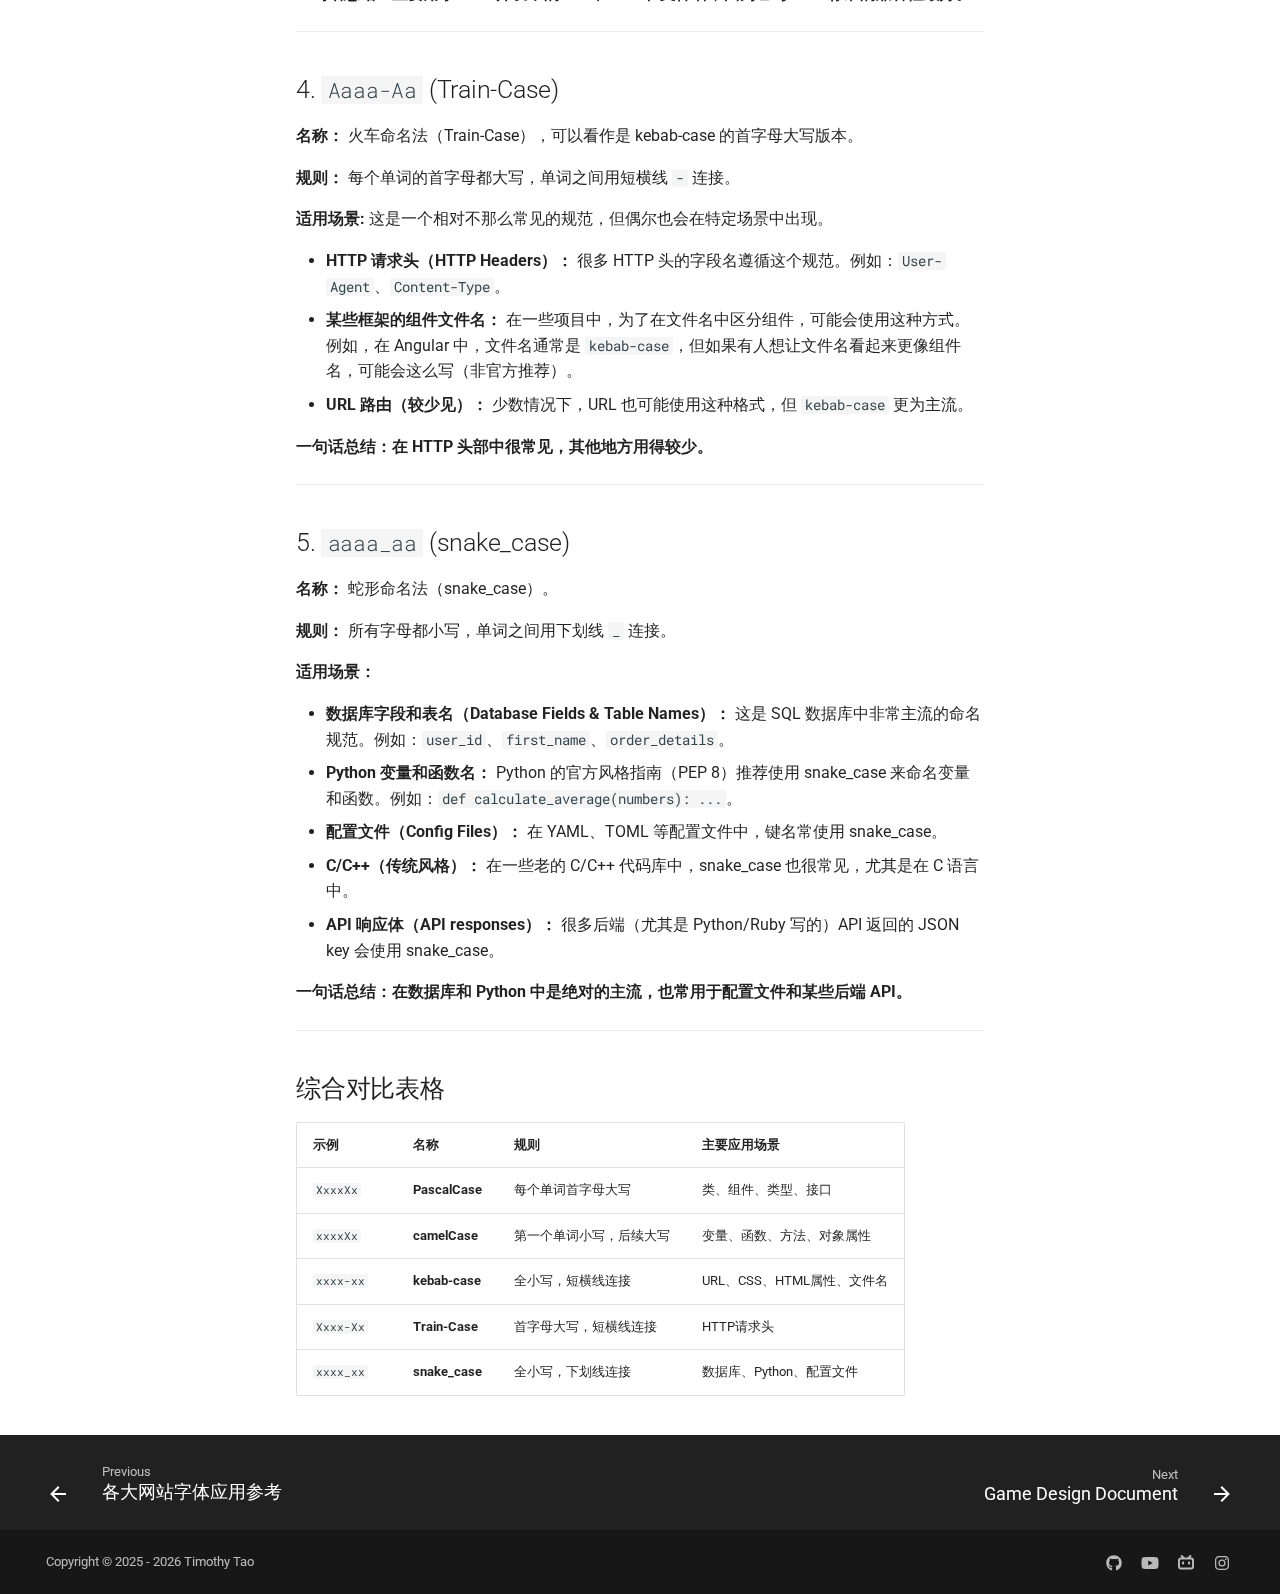
<file: notes/naming-convention/index.html>
<!doctype html>
<html lang="en" class="no-js">
  <head>
    
      <meta charset="utf-8">
      <meta name="viewport" content="width=device-width,initial-scale=1">
      
      
      
        <link rel="canonical" href="https://bailitaotao.com/notes/naming-convention/">
      
      
        <link rel="prev" href="../major-sites-font/">
      
      
        <link rel="next" href="../../portfolio/PROJECT-IV/GDD/">
      
      
      <link rel="icon" href="../../assets/images/logo-tao-no-frame.svg">
      <meta name="generator" content="mkdocs-1.6.1, mkdocs-material-9.6.20">
    
    
      
        <title>常见的命名规范 - Timothy's portfolio</title>
      
    
    
      <link rel="stylesheet" href="../../assets/stylesheets/main.e53b48f4.min.css">
      
        
        <link rel="stylesheet" href="../../assets/stylesheets/palette.06af60db.min.css">
      
      


    
    
      
    
    
      
        
        
        <link rel="preconnect" href="https://fonts.gstatic.com" crossorigin>
        <link rel="stylesheet" href="https://fonts.googleapis.com/css?family=Roboto:300,300i,400,400i,700,700i%7CRoboto+Mono:400,400i,700,700i&display=fallback">
        <style>:root{--md-text-font:"Roboto";--md-code-font:"Roboto Mono"}</style>
      
    
    
      <link rel="stylesheet" href="../../stylesheets/extra.css">
    
    <script>__md_scope=new URL("../..",location),__md_hash=e=>[...e].reduce(((e,_)=>(e<<5)-e+_.charCodeAt(0)),0),__md_get=(e,_=localStorage,t=__md_scope)=>JSON.parse(_.getItem(t.pathname+"."+e)),__md_set=(e,_,t=localStorage,a=__md_scope)=>{try{t.setItem(a.pathname+"."+e,JSON.stringify(_))}catch(e){}}</script>
    
      

    
    
    
  </head>
  
  
    
    
    
    
    
    <body dir="ltr" data-md-color-scheme="default" data-md-color-primary="white" data-md-color-accent="indigo">
  
    
    <input class="md-toggle" data-md-toggle="drawer" type="checkbox" id="__drawer" autocomplete="off">
    <input class="md-toggle" data-md-toggle="search" type="checkbox" id="__search" autocomplete="off">
    <label class="md-overlay" for="__drawer"></label>
    <div data-md-component="skip">
      
        
        <a href="#_1" class="md-skip">
          Skip to content
        </a>
      
    </div>
    <div data-md-component="announce">
      
    </div>
    
    
      

<header class="md-header" data-md-component="header">
  <nav class="md-header__inner md-grid" aria-label="Header">
    <a href="../.." title="Timothy&#39;s portfolio" class="md-header__button md-logo" aria-label="Timothy's portfolio" data-md-component="logo">
      
  <img src="../../assets/images/logo-tao-no-frame.svg" alt="logo">

    </a>
    <label class="md-header__button md-icon" for="__drawer">
      
      <svg xmlns="http://www.w3.org/2000/svg" viewBox="0 0 24 24"><path d="M3 6h18v2H3zm0 5h18v2H3zm0 5h18v2H3z"/></svg>
    </label>
    <div class="md-header__title" data-md-component="header-title">
      <div class="md-header__ellipsis">
        <div class="md-header__topic">
          <span class="md-ellipsis">
            Timothy's portfolio
          </span>
        </div>
        <div class="md-header__topic" data-md-component="header-topic">
          <span class="md-ellipsis">
            
              常见的命名规范
            
          </span>
        </div>
      </div>
    </div>
    
      
    
    
    
    
      
      
        <label class="md-header__button md-icon" for="__search">
          
          <svg xmlns="http://www.w3.org/2000/svg" viewBox="0 0 24 24"><path d="M9.5 3A6.5 6.5 0 0 1 16 9.5c0 1.61-.59 3.09-1.56 4.23l.27.27h.79l5 5-1.5 1.5-5-5v-.79l-.27-.27A6.52 6.52 0 0 1 9.5 16 6.5 6.5 0 0 1 3 9.5 6.5 6.5 0 0 1 9.5 3m0 2C7 5 5 7 5 9.5S7 14 9.5 14 14 12 14 9.5 12 5 9.5 5"/></svg>
        </label>
        <div class="md-search" data-md-component="search" role="dialog">
  <label class="md-search__overlay" for="__search"></label>
  <div class="md-search__inner" role="search">
    <form class="md-search__form" name="search">
      <input type="text" class="md-search__input" name="query" aria-label="Search" placeholder="Search" autocapitalize="off" autocorrect="off" autocomplete="off" spellcheck="false" data-md-component="search-query" required>
      <label class="md-search__icon md-icon" for="__search">
        
        <svg xmlns="http://www.w3.org/2000/svg" viewBox="0 0 24 24"><path d="M9.5 3A6.5 6.5 0 0 1 16 9.5c0 1.61-.59 3.09-1.56 4.23l.27.27h.79l5 5-1.5 1.5-5-5v-.79l-.27-.27A6.52 6.52 0 0 1 9.5 16 6.5 6.5 0 0 1 3 9.5 6.5 6.5 0 0 1 9.5 3m0 2C7 5 5 7 5 9.5S7 14 9.5 14 14 12 14 9.5 12 5 9.5 5"/></svg>
        
        <svg xmlns="http://www.w3.org/2000/svg" viewBox="0 0 24 24"><path d="M20 11v2H8l5.5 5.5-1.42 1.42L4.16 12l7.92-7.92L13.5 5.5 8 11z"/></svg>
      </label>
      <nav class="md-search__options" aria-label="Search">
        
        <button type="reset" class="md-search__icon md-icon" title="Clear" aria-label="Clear" tabindex="-1">
          
          <svg xmlns="http://www.w3.org/2000/svg" viewBox="0 0 24 24"><path d="M19 6.41 17.59 5 12 10.59 6.41 5 5 6.41 10.59 12 5 17.59 6.41 19 12 13.41 17.59 19 19 17.59 13.41 12z"/></svg>
        </button>
      </nav>
      
    </form>
    <div class="md-search__output">
      <div class="md-search__scrollwrap" tabindex="0" data-md-scrollfix>
        <div class="md-search-result" data-md-component="search-result">
          <div class="md-search-result__meta">
            Initializing search
          </div>
          <ol class="md-search-result__list" role="presentation"></ol>
        </div>
      </div>
    </div>
  </div>
</div>
      
    
    
  </nav>
  
</header>
    
    <div class="md-container" data-md-component="container">
      
      
        
          
            
<nav class="md-tabs" aria-label="Tabs" data-md-component="tabs">
  <div class="md-grid">
    <ul class="md-tabs__list">
      
        
  
  
  
  
    <li class="md-tabs__item">
      <a href="../.." class="md-tabs__link">
        
  
  
    
  
  Home

      </a>
    </li>
  

      
        
  
  
  
    
  
  
    
    
      <li class="md-tabs__item md-tabs__item--active">
        <a href="../major-sites-font/" class="md-tabs__link">
          
  
  
  Notes

        </a>
      </li>
    
  

      
        
  
  
  
  
    
    
      
  
  
  
  
    
    
      <li class="md-tabs__item">
        <a href="../../portfolio/PROJECT-IV/GDD/" class="md-tabs__link">
          
  
  
  Portfolio

        </a>
      </li>
    
  

    
  

      
    </ul>
  </div>
</nav>
          
        
      
      <main class="md-main" data-md-component="main">
        <div class="md-main__inner md-grid">
          
            
              
              <div class="md-sidebar md-sidebar--primary" data-md-component="sidebar" data-md-type="navigation" >
                <div class="md-sidebar__scrollwrap">
                  <div class="md-sidebar__inner">
                    


  


<nav class="md-nav md-nav--primary md-nav--lifted" aria-label="Navigation" data-md-level="0">
  <label class="md-nav__title" for="__drawer">
    <a href="../.." title="Timothy&#39;s portfolio" class="md-nav__button md-logo" aria-label="Timothy's portfolio" data-md-component="logo">
      
  <img src="../../assets/images/logo-tao-no-frame.svg" alt="logo">

    </a>
    Timothy's portfolio
  </label>
  
  <ul class="md-nav__list" data-md-scrollfix>
    
      
      
  
  
  
  
    <li class="md-nav__item">
      <a href="../.." class="md-nav__link">
        
  
  
  <span class="md-ellipsis">
    Home
    
  </span>
  

      </a>
    </li>
  

    
      
      
  
  
    
  
  
  
    
    
    
    
      
        
        
      
      
    
    
    <li class="md-nav__item md-nav__item--active md-nav__item--section md-nav__item--nested">
      
        
        
        <input class="md-nav__toggle md-toggle " type="checkbox" id="__nav_2" checked>
        
          
          <label class="md-nav__link" for="__nav_2" id="__nav_2_label" tabindex="">
            
  
  
  <span class="md-ellipsis">
    Notes
    
  </span>
  

            <span class="md-nav__icon md-icon"></span>
          </label>
        
        <nav class="md-nav" data-md-level="1" aria-labelledby="__nav_2_label" aria-expanded="true">
          <label class="md-nav__title" for="__nav_2">
            <span class="md-nav__icon md-icon"></span>
            Notes
          </label>
          <ul class="md-nav__list" data-md-scrollfix>
            
              
                
  
  
  
  
    <li class="md-nav__item">
      <a href="../major-sites-font/" class="md-nav__link">
        
  
  
  <span class="md-ellipsis">
    各大网站字体应用参考
    
  </span>
  

      </a>
    </li>
  

              
            
              
                
  
  
    
  
  
  
    <li class="md-nav__item md-nav__item--active">
      
      <input class="md-nav__toggle md-toggle" type="checkbox" id="__toc">
      
      
        
      
      
        <label class="md-nav__link md-nav__link--active" for="__toc">
          
  
  
  <span class="md-ellipsis">
    常见的命名规范
    
  </span>
  

          <span class="md-nav__icon md-icon"></span>
        </label>
      
      <a href="./" class="md-nav__link md-nav__link--active">
        
  
  
  <span class="md-ellipsis">
    常见的命名规范
    
  </span>
  

      </a>
      
        

<nav class="md-nav md-nav--secondary" aria-label="Table of contents">
  
  
  
    
  
  
    <label class="md-nav__title" for="__toc">
      <span class="md-nav__icon md-icon"></span>
      Table of contents
    </label>
    <ul class="md-nav__list" data-md-component="toc" data-md-scrollfix>
      
        <li class="md-nav__item">
  <a href="#1-aaaaaa-pascalcase-uppercamelcase" class="md-nav__link">
    <span class="md-ellipsis">
      1. AaaaAa (PascalCase / UpperCamelCase)
    </span>
  </a>
  
</li>
      
        <li class="md-nav__item">
  <a href="#2-aaaaaa-camelcase-lowercamelcase" class="md-nav__link">
    <span class="md-ellipsis">
      2. aaaaAa (camelCase / lowerCamelCase)
    </span>
  </a>
  
</li>
      
        <li class="md-nav__item">
  <a href="#3-aaaa-aa-kebab-case-dash-case" class="md-nav__link">
    <span class="md-ellipsis">
      3. aaaa-aa (kebab-case / dash-case)
    </span>
  </a>
  
</li>
      
        <li class="md-nav__item">
  <a href="#4-aaaa-aa-train-case" class="md-nav__link">
    <span class="md-ellipsis">
      4. Aaaa-Aa (Train-Case)
    </span>
  </a>
  
</li>
      
        <li class="md-nav__item">
  <a href="#5-aaaa_aa-snake_case" class="md-nav__link">
    <span class="md-ellipsis">
      5. aaaa_aa (snake_case)
    </span>
  </a>
  
</li>
      
        <li class="md-nav__item">
  <a href="#_2" class="md-nav__link">
    <span class="md-ellipsis">
      综合对比表格
    </span>
  </a>
  
</li>
      
    </ul>
  
</nav>
      
    </li>
  

              
            
          </ul>
        </nav>
      
    </li>
  

    
      
      
  
  
  
  
    
    
    
    
      
      
    
    
    <li class="md-nav__item md-nav__item--nested">
      
        
        
        <input class="md-nav__toggle md-toggle " type="checkbox" id="__nav_3" >
        
          
          <label class="md-nav__link" for="__nav_3" id="__nav_3_label" tabindex="0">
            
  
  
  <span class="md-ellipsis">
    Portfolio
    
  </span>
  

            <span class="md-nav__icon md-icon"></span>
          </label>
        
        <nav class="md-nav" data-md-level="1" aria-labelledby="__nav_3_label" aria-expanded="false">
          <label class="md-nav__title" for="__nav_3">
            <span class="md-nav__icon md-icon"></span>
            Portfolio
          </label>
          <ul class="md-nav__list" data-md-scrollfix>
            
              
                
  
  
  
  
    
    
    
    
      
      
    
    
    <li class="md-nav__item md-nav__item--nested">
      
        
        
        <input class="md-nav__toggle md-toggle " type="checkbox" id="__nav_3_1" >
        
          
          <label class="md-nav__link" for="__nav_3_1" id="__nav_3_1_label" tabindex="0">
            
  
  
  <span class="md-ellipsis">
    PROJECT IV
    
  </span>
  

            <span class="md-nav__icon md-icon"></span>
          </label>
        
        <nav class="md-nav" data-md-level="2" aria-labelledby="__nav_3_1_label" aria-expanded="false">
          <label class="md-nav__title" for="__nav_3_1">
            <span class="md-nav__icon md-icon"></span>
            PROJECT IV
          </label>
          <ul class="md-nav__list" data-md-scrollfix>
            
              
                
  
  
  
  
    <li class="md-nav__item">
      <a href="../../portfolio/PROJECT-IV/GDD/" class="md-nav__link">
        
  
  
  <span class="md-ellipsis">
    Game Design Document
    
  </span>
  

      </a>
    </li>
  

              
            
              
                
  
  
  
  
    <li class="md-nav__item">
      <a href="../../portfolio/PROJECT-IV/%5Bdraft%5DGDD2-zh/" class="md-nav__link">
        
  
  
  <span class="md-ellipsis">
    [draft]游戏设计文档
    
  </span>
  

      </a>
    </li>
  

              
            
              
                
  
  
  
  
    <li class="md-nav__item">
      <a href="../../portfolio/PROJECT-IV/delete-me-not/" class="md-nav__link">
        
  
  
  <span class="md-ellipsis">
    DELETE ME NOT
    
  </span>
  

      </a>
    </li>
  

              
            
          </ul>
        </nav>
      
    </li>
  

              
            
          </ul>
        </nav>
      
    </li>
  

    
  </ul>
</nav>
                  </div>
                </div>
              </div>
            
            
              
              <div class="md-sidebar md-sidebar--secondary" data-md-component="sidebar" data-md-type="toc" >
                <div class="md-sidebar__scrollwrap">
                  <div class="md-sidebar__inner">
                    

<nav class="md-nav md-nav--secondary" aria-label="Table of contents">
  
  
  
    
  
  
    <label class="md-nav__title" for="__toc">
      <span class="md-nav__icon md-icon"></span>
      Table of contents
    </label>
    <ul class="md-nav__list" data-md-component="toc" data-md-scrollfix>
      
        <li class="md-nav__item">
  <a href="#1-aaaaaa-pascalcase-uppercamelcase" class="md-nav__link">
    <span class="md-ellipsis">
      1. AaaaAa (PascalCase / UpperCamelCase)
    </span>
  </a>
  
</li>
      
        <li class="md-nav__item">
  <a href="#2-aaaaaa-camelcase-lowercamelcase" class="md-nav__link">
    <span class="md-ellipsis">
      2. aaaaAa (camelCase / lowerCamelCase)
    </span>
  </a>
  
</li>
      
        <li class="md-nav__item">
  <a href="#3-aaaa-aa-kebab-case-dash-case" class="md-nav__link">
    <span class="md-ellipsis">
      3. aaaa-aa (kebab-case / dash-case)
    </span>
  </a>
  
</li>
      
        <li class="md-nav__item">
  <a href="#4-aaaa-aa-train-case" class="md-nav__link">
    <span class="md-ellipsis">
      4. Aaaa-Aa (Train-Case)
    </span>
  </a>
  
</li>
      
        <li class="md-nav__item">
  <a href="#5-aaaa_aa-snake_case" class="md-nav__link">
    <span class="md-ellipsis">
      5. aaaa_aa (snake_case)
    </span>
  </a>
  
</li>
      
        <li class="md-nav__item">
  <a href="#_2" class="md-nav__link">
    <span class="md-ellipsis">
      综合对比表格
    </span>
  </a>
  
</li>
      
    </ul>
  
</nav>
                  </div>
                </div>
              </div>
            
          
          
            <div class="md-content" data-md-component="content">
              <article class="md-content__inner md-typeset">
                
                  



<h1 id="_1">常见的命名规范</h1>
<h2 id="1-aaaaaa-pascalcase-uppercamelcase">1. <code>AaaaAa</code> (PascalCase / UpperCamelCase)</h2>
<p><strong>名称：</strong> 帕斯卡命名法（PascalCase），也称为大驼峰命名法（UpperCamelCase）。</p>
<p><strong>规则：</strong> 每个单词的首字母都大写，然后直接连接在一起。</p>
<p><strong>适用场景：</strong></p>
<ul>
<li><strong>类名（Class Names）：</strong> 在绝大多数面向对象编程语言中，这是定义类的标准方式。例如：<code>class CustomerProfile;</code>、<code>class HttpRequest;</code>。</li>
<li><strong>组件名（Component Names）：</strong> 在现代前端框架中（如 React, Vue, Svelte），组件的名称通常使用 PascalCase。例如：<code>&lt;UserProfile /&gt;</code>、<code>&lt;PrimaryButton /&gt;</code>。</li>
<li><strong>类型、接口、枚举名（Type, Interface, Enum Names）：</strong> 在静态类型语言中（如 TypeScript, C#），自定义类型、接口和枚举也常使用此规范。例如：<code>type User = { ... };</code>、<code>enum LogLevel { ... };</code>。</li>
</ul>
<p><strong>一句话总结：主要用于定义“类型”或“模板”级别的实体。</strong></p>
<hr />
<h2 id="2-aaaaaa-camelcase-lowercamelcase">2. <code>aaaaAa</code> (camelCase / lowerCamelCase)</h2>
<p><strong>名称：</strong> 驼峰命名法（camelCase），也称为小驼峰命名法（lowerCamelCase）。</p>
<p><strong>规则：</strong> 第一个单词的首字母小写，之后每个单词的首字母都大写。</p>
<p><strong>适用场景：</strong></p>
<ul>
<li><strong>变量名（Variable Names）：</strong> 这是最常见的变量命名方式，尤其是在 JavaScript, Java, C#, C++ 等语言中。例如：<code>let userName;</code>、<code>const maxCount = 10;</code>。</li>
<li><strong>函数/方法名（Function/Method Names）：</strong> 同上，函数和方法的命名也普遍使用 camelCase。例如：<code>function getUserById() { ... }</code>、<code>object.calculateTotal();</code>。</li>
<li><strong>对象属性名（Object Property Names）：</strong> 特别是在 JSON 数据格式和 JavaScript 对象中，属性名几乎总是 camelCase。例如：<code>{ "firstName": "John", "lastName": "Doe" }</code>。</li>
</ul>
<p><strong>一句话总结：主要用于定义“实例”或“执行动作”的实体。</strong></p>
<hr />
<h2 id="3-aaaa-aa-kebab-case-dash-case">3. <code>aaaa-aa</code> (kebab-case / dash-case)</h2>
<p><strong>名称：</strong> 短横线命名法（kebab-case），也常被称为 spinal-case 或 dash-case。</p>
<p><strong>规则：</strong> 所有字母都小写，单词之间用短横线 <code>-</code> 连接。</p>
<p><strong>适用场景：</strong></p>
<ul>
<li><strong>URL 路由（URL Slugs）：</strong> 非常适合用在 URL 中，因为它可读性好，且被搜索引擎友好地解析。例如：<code>https://example.com/user-profile/edit-settings</code>。</li>
<li><strong>CSS 类名和 ID（CSS Class &amp; ID Names）：</strong> 这是 CSS 中最推荐和最常见的命名方式。例如：<code>.main-container</code>、<code>#header-navigation</code>。</li>
<li><strong>HTML 自定义属性（HTML Custom Attributes）：</strong> <code>data-*</code> 属性通常使用此规范。例如：<code>&lt;div data-user-id="123"&gt;&lt;/div&gt;</code>。</li>
<li><strong>文件名（File Names）：</strong> 在 Web项目中，HTML、CSS、JS 等文件名常用 kebab-case，以保持 URL 的一致性。例如：<code>user-profile.component.js</code>。</li>
</ul>
<p><strong>一句话总结：主要用于 Web 开发中的 URL、CSS 和文件名，因为它与 Web 标准的兼容性最好。</strong></p>
<hr />
<h2 id="4-aaaa-aa-train-case">4. <code>Aaaa-Aa</code> (Train-Case)</h2>
<p><strong>名称：</strong> 火车命名法（Train-Case），可以看作是 kebab-case 的首字母大写版本。</p>
<p><strong>规则：</strong> 每个单词的首字母都大写，单词之间用短横线 <code>-</code> 连接。</p>
<p><strong>适用场景:</strong>
这是一个相对不那么常见的规范，但偶尔也会在特定场景中出现。</p>
<ul>
<li><strong>HTTP 请求头（HTTP Headers）：</strong> 很多 HTTP 头的字段名遵循这个规范。例如：<code>User-Agent</code>、<code>Content-Type</code>。</li>
<li><strong>某些框架的组件文件名：</strong> 在一些项目中，为了在文件名中区分组件，可能会使用这种方式。例如，在 Angular 中，文件名通常是 <code>kebab-case</code>，但如果有人想让文件名看起来更像组件名，可能会这么写（非官方推荐）。</li>
<li><strong>URL 路由（较少见）：</strong> 少数情况下，URL 也可能使用这种格式，但 <code>kebab-case</code> 更为主流。</li>
</ul>
<p><strong>一句话总结：在 HTTP 头部中很常见，其他地方用得较少。</strong></p>
<hr />
<h2 id="5-aaaa_aa-snake_case">5. <code>aaaa_aa</code> (snake_case)</h2>
<p><strong>名称：</strong> 蛇形命名法（snake_case）。</p>
<p><strong>规则：</strong> 所有字母都小写，单词之间用下划线 <code>_</code> 连接。</p>
<p><strong>适用场景：</strong></p>
<ul>
<li><strong>数据库字段和表名（Database Fields &amp; Table Names）：</strong> 这是 SQL 数据库中非常主流的命名规范。例如：<code>user_id</code>、<code>first_name</code>、<code>order_details</code>。</li>
<li><strong>Python 变量和函数名：</strong> Python 的官方风格指南（PEP 8）推荐使用 snake_case 来命名变量和函数。例如：<code>def calculate_average(numbers): ...</code>。</li>
<li><strong>配置文件（Config Files）：</strong> 在 YAML、TOML 等配置文件中，键名常使用 snake_case。</li>
<li><strong>C/C++（传统风格）：</strong> 在一些老的 C/C++ 代码库中，snake_case 也很常见，尤其是在 C 语言中。</li>
<li><strong>API 响应体（API responses）：</strong> 很多后端（尤其是 Python/Ruby 写的）API 返回的 JSON key 会使用 snake_case。</li>
</ul>
<p><strong>一句话总结：在数据库和 Python 中是绝对的主流，也常用于配置文件和某些后端 API。</strong></p>
<hr />
<h2 id="_2">综合对比表格</h2>
<table>
<thead>
<tr>
<th style="text-align: left;">示例</th>
<th style="text-align: left;">名称</th>
<th style="text-align: left;">规则</th>
<th style="text-align: left;">主要应用场景</th>
</tr>
</thead>
<tbody>
<tr>
<td style="text-align: left;"><code>XxxxXx</code></td>
<td style="text-align: left;"><strong>PascalCase</strong></td>
<td style="text-align: left;">每个单词首字母大写</td>
<td style="text-align: left;">类、组件、类型、接口</td>
</tr>
<tr>
<td style="text-align: left;"><code>xxxxXx</code></td>
<td style="text-align: left;"><strong>camelCase</strong></td>
<td style="text-align: left;">第一个单词小写，后续大写</td>
<td style="text-align: left;">变量、函数、方法、对象属性</td>
</tr>
<tr>
<td style="text-align: left;"><code>xxxx-xx</code></td>
<td style="text-align: left;"><strong>kebab-case</strong></td>
<td style="text-align: left;">全小写，短横线连接</td>
<td style="text-align: left;">URL、CSS、HTML属性、文件名</td>
</tr>
<tr>
<td style="text-align: left;"><code>Xxxx-Xx</code></td>
<td style="text-align: left;"><strong>Train-Case</strong></td>
<td style="text-align: left;">首字母大写，短横线连接</td>
<td style="text-align: left;">HTTP请求头</td>
</tr>
<tr>
<td style="text-align: left;"><code>xxxx_xx</code></td>
<td style="text-align: left;"><strong>snake_case</strong></td>
<td style="text-align: left;">全小写，下划线连接</td>
<td style="text-align: left;">数据库、Python、配置文件</td>
</tr>
</tbody>
</table>












                
              </article>
            </div>
          
          
<script>var target=document.getElementById(location.hash.slice(1));target&&target.name&&(target.checked=target.name.startsWith("__tabbed_"))</script>
        </div>
        
          <button type="button" class="md-top md-icon" data-md-component="top" hidden>
  
  <svg xmlns="http://www.w3.org/2000/svg" viewBox="0 0 24 24"><path d="M13 20h-2V8l-5.5 5.5-1.42-1.42L12 4.16l7.92 7.92-1.42 1.42L13 8z"/></svg>
  Back to top
</button>
        
      </main>
      
        <footer class="md-footer">
  
    
      
      <nav class="md-footer__inner md-grid" aria-label="Footer" >
        
          
          <a href="../major-sites-font/" class="md-footer__link md-footer__link--prev" aria-label="Previous: 各大网站字体应用参考">
            <div class="md-footer__button md-icon">
              
              <svg xmlns="http://www.w3.org/2000/svg" viewBox="0 0 24 24"><path d="M20 11v2H8l5.5 5.5-1.42 1.42L4.16 12l7.92-7.92L13.5 5.5 8 11z"/></svg>
            </div>
            <div class="md-footer__title">
              <span class="md-footer__direction">
                Previous
              </span>
              <div class="md-ellipsis">
                各大网站字体应用参考
              </div>
            </div>
          </a>
        
        
          
          <a href="../../portfolio/PROJECT-IV/GDD/" class="md-footer__link md-footer__link--next" aria-label="Next: Game Design Document">
            <div class="md-footer__title">
              <span class="md-footer__direction">
                Next
              </span>
              <div class="md-ellipsis">
                Game Design Document
              </div>
            </div>
            <div class="md-footer__button md-icon">
              
              <svg xmlns="http://www.w3.org/2000/svg" viewBox="0 0 24 24"><path d="M4 11v2h12l-5.5 5.5 1.42 1.42L19.84 12l-7.92-7.92L10.5 5.5 16 11z"/></svg>
            </div>
          </a>
        
      </nav>
    
  
  <div class="md-footer-meta md-typeset">
    <div class="md-footer-meta__inner md-grid">
      <div class="md-copyright">
  
    <div class="md-copyright__highlight">
      Copyright &copy; 2025 - 2026 Timothy Tao
    </div>
  
  
</div>
      
        
<div class="md-social">
  
    
    
    
    
      
      
    
    <a href="https://github.com/Bailitaotao" target="_blank" rel="noopener" title="github.com" class="md-social__link">
      <svg xmlns="http://www.w3.org/2000/svg" viewBox="0 0 512 512"><!--! Font Awesome Free 7.0.0 by @fontawesome - https://fontawesome.com License - https://fontawesome.com/license/free (Icons: CC BY 4.0, Fonts: SIL OFL 1.1, Code: MIT License) Copyright 2025 Fonticons, Inc.--><path d="M173.9 397.4c0 2-2.3 3.6-5.2 3.6-3.3.3-5.6-1.3-5.6-3.6 0-2 2.3-3.6 5.2-3.6 3-.3 5.6 1.3 5.6 3.6m-31.1-4.5c-.7 2 1.3 4.3 4.3 4.9 2.6 1 5.6 0 6.2-2s-1.3-4.3-4.3-5.2c-2.6-.7-5.5.3-6.2 2.3m44.2-1.7c-2.9.7-4.9 2.6-4.6 4.9.3 2 2.9 3.3 5.9 2.6 2.9-.7 4.9-2.6 4.6-4.6-.3-1.9-3-3.2-5.9-2.9M252.8 8C114.1 8 8 113.3 8 252c0 110.9 69.8 205.8 169.5 239.2 12.8 2.3 17.3-5.6 17.3-12.1 0-6.2-.3-40.4-.3-61.4 0 0-70 15-84.7-29.8 0 0-11.4-29.1-27.8-36.6 0 0-22.9-15.7 1.6-15.4 0 0 24.9 2 38.6 25.8 21.9 38.6 58.6 27.5 72.9 20.9 2.3-16 8.8-27.1 16-33.7-55.9-6.2-112.3-14.3-112.3-110.5 0-27.5 7.6-41.3 23.6-58.9-2.6-6.5-11.1-33.3 2.6-67.9 20.9-6.5 69 27 69 27 20-5.6 41.5-8.5 62.8-8.5s42.8 2.9 62.8 8.5c0 0 48.1-33.6 69-27 13.7 34.7 5.2 61.4 2.6 67.9 16 17.7 25.8 31.5 25.8 58.9 0 96.5-58.9 104.2-114.8 110.5 9.2 7.9 17 22.9 17 46.4 0 33.7-.3 75.4-.3 83.6 0 6.5 4.6 14.4 17.3 12.1C436.2 457.8 504 362.9 504 252 504 113.3 391.5 8 252.8 8M105.2 352.9c-1.3 1-1 3.3.7 5.2 1.6 1.6 3.9 2.3 5.2 1 1.3-1 1-3.3-.7-5.2-1.6-1.6-3.9-2.3-5.2-1m-10.8-8.1c-.7 1.3.3 2.9 2.3 3.9 1.6 1 3.6.7 4.3-.7.7-1.3-.3-2.9-2.3-3.9-2-.6-3.6-.3-4.3.7m32.4 35.6c-1.6 1.3-1 4.3 1.3 6.2 2.3 2.3 5.2 2.6 6.5 1 1.3-1.3.7-4.3-1.3-6.2-2.2-2.3-5.2-2.6-6.5-1m-11.4-14.7c-1.6 1-1.6 3.6 0 5.9s4.3 3.3 5.6 2.3c1.6-1.3 1.6-3.9 0-6.2-1.4-2.3-4-3.3-5.6-2"/></svg>
    </a>
  
    
    
    
    
      
      
    
    <a href="https://www.youtube.com/@bailitaotao" target="_blank" rel="noopener" title="www.youtube.com" class="md-social__link">
      <svg xmlns="http://www.w3.org/2000/svg" viewBox="0 0 576 512"><!--! Font Awesome Free 7.0.0 by @fontawesome - https://fontawesome.com License - https://fontawesome.com/license/free (Icons: CC BY 4.0, Fonts: SIL OFL 1.1, Code: MIT License) Copyright 2025 Fonticons, Inc.--><path d="M549.7 124.1c-6.2-23.7-24.8-42.3-48.3-48.6C458.9 64 288.1 64 288.1 64S117.3 64 74.7 75.5c-23.5 6.3-42 24.9-48.3 48.6C15 167 15 256.4 15 256.4s0 89.4 11.4 132.3c6.3 23.6 24.8 41.5 48.3 47.8C117.3 448 288.1 448 288.1 448s170.8 0 213.4-11.5c23.5-6.3 42-24.2 48.3-47.8 11.4-42.9 11.4-132.3 11.4-132.3s0-89.4-11.4-132.3zM232.2 337.6V175.2l142.7 81.2z"/></svg>
    </a>
  
    
    
    
    
      
      
    
    <a href="https://space.bilibili.com/325680073" target="_blank" rel="noopener" title="space.bilibili.com" class="md-social__link">
      <svg xmlns="http://www.w3.org/2000/svg" viewBox="0 0 512 512"><!--! Font Awesome Free 7.0.0 by @fontawesome - https://fontawesome.com License - https://fontawesome.com/license/free (Icons: CC BY 4.0, Fonts: SIL OFL 1.1, Code: MIT License) Copyright 2025 Fonticons, Inc.--><path d="M488.6 104.1c16.7 18.1 24.4 39.7 23.3 65.7v202.4c-.4 26.4-9.2 48.1-26.5 65.1-17.2 17-39.1 25.9-65.5 26.7H92c-26.4-.8-48.2-9.8-65.3-27.2S.7 396.5 0 368.2V169.8c.8-26 9.7-47.6 26.7-65.7C43.8 87.8 65.5 78.8 92 78h29.4L96 52.2c-5.7-5.7-8.6-13-8.6-21.8S90.3 14.3 96 8.6 109 0 117.9 0s16.1 2.9 21.9 8.6L213.1 78h88l74.5-69.4C381.7 2.9 389.2 0 398 0s16.1 2.9 21.9 8.6c5.7 5.7 8.6 13 8.6 21.8s-2.9 16.1-8.6 21.8L394.6 78h29.3c26.4.8 48 9.8 64.7 26.1m-38.8 69.7c-.4-9.6-3.7-17.4-10.7-23.5-5.2-6.1-14-9.4-22.7-9.8H96c-9.6.4-17.4 3.7-23.6 9.8-6.1 6.1-9.4 13.9-9.8 23.5v194.4c0 9.2 3.3 17 9.8 23.5s14.4 9.8 23.6 9.8h320.4c9.2 0 17-3.3 23.3-9.8s9.7-14.3 10.1-23.5zm-264.3 42.7c6.3 6.3 9.7 14.1 10.1 23.2V273c-.4 9.2-3.7 16.9-9.8 23.2-6.2 6.3-14 9.5-23.6 9.5s-17.5-3.2-23.6-9.5-9.4-14-9.8-23.2v-33.3c.4-9.1 3.8-16.9 10.1-23.2s13.2-9.6 23.3-10c9.2.4 17 3.7 23.3 10m191.5 0c6.3 6.3 9.7 14.1 10.1 23.2V273c-.4 9.2-3.7 16.9-9.8 23.2s-14 9.5-23.6 9.5-17.4-3.2-23.6-9.5c-7-6.3-9.4-14-9.7-23.2v-33.3c.3-9.1 3.7-16.9 10-23.2s14.1-9.6 23.3-10c9.2.4 17 3.7 23.3 10"/></svg>
    </a>
  
    
    
    
    
      
      
    
    <a href="https://www.instagram.com/bailitaotao/" target="_blank" rel="noopener" title="www.instagram.com" class="md-social__link">
      <svg xmlns="http://www.w3.org/2000/svg" viewBox="0 0 448 512"><!--! Font Awesome Free 7.0.0 by @fontawesome - https://fontawesome.com License - https://fontawesome.com/license/free (Icons: CC BY 4.0, Fonts: SIL OFL 1.1, Code: MIT License) Copyright 2025 Fonticons, Inc.--><path d="M224.3 141a115 115 0 1 0-.6 230 115 115 0 1 0 .6-230m-.6 40.4a74.6 74.6 0 1 1 .6 149.2 74.6 74.6 0 1 1-.6-149.2m93.4-45.1a26.8 26.8 0 1 1 53.6 0 26.8 26.8 0 1 1-53.6 0m129.7 27.2c-1.7-35.9-9.9-67.7-36.2-93.9-26.2-26.2-58-34.4-93.9-36.2-37-2.1-147.9-2.1-184.9 0-35.8 1.7-67.6 9.9-93.9 36.1s-34.4 58-36.2 93.9c-2.1 37-2.1 147.9 0 184.9 1.7 35.9 9.9 67.7 36.2 93.9s58 34.4 93.9 36.2c37 2.1 147.9 2.1 184.9 0 35.9-1.7 67.7-9.9 93.9-36.2 26.2-26.2 34.4-58 36.2-93.9 2.1-37 2.1-147.8 0-184.8M399 388c-7.8 19.6-22.9 34.7-42.6 42.6-29.5 11.7-99.5 9-132.1 9s-102.7 2.6-132.1-9c-19.6-7.8-34.7-22.9-42.6-42.6-11.7-29.5-9-99.5-9-132.1s-2.6-102.7 9-132.1c7.8-19.6 22.9-34.7 42.6-42.6 29.5-11.7 99.5-9 132.1-9s102.7-2.6 132.1 9c19.6 7.8 34.7 22.9 42.6 42.6 11.7 29.5 9 99.5 9 132.1s2.7 102.7-9 132.1"/></svg>
    </a>
  
</div>
      
    </div>
  </div>
</footer>
      
    </div>
    <div class="md-dialog" data-md-component="dialog">
      <div class="md-dialog__inner md-typeset"></div>
    </div>
    
    
    
      
      <script id="__config" type="application/json">{"base": "../..", "features": ["navigation.tabs", "navigation.path", "navigation.top", "navigation.path", "navigation.footer"], "search": "../../assets/javascripts/workers/search.973d3a69.min.js", "tags": null, "translations": {"clipboard.copied": "Copied to clipboard", "clipboard.copy": "Copy to clipboard", "search.result.more.one": "1 more on this page", "search.result.more.other": "# more on this page", "search.result.none": "No matching documents", "search.result.one": "1 matching document", "search.result.other": "# matching documents", "search.result.placeholder": "Type to start searching", "search.result.term.missing": "Missing", "select.version": "Select version"}, "version": null}</script>
    
    
      <script src="../../assets/javascripts/bundle.f55a23d4.min.js"></script>
      
    
  </body>
</html>
</file>
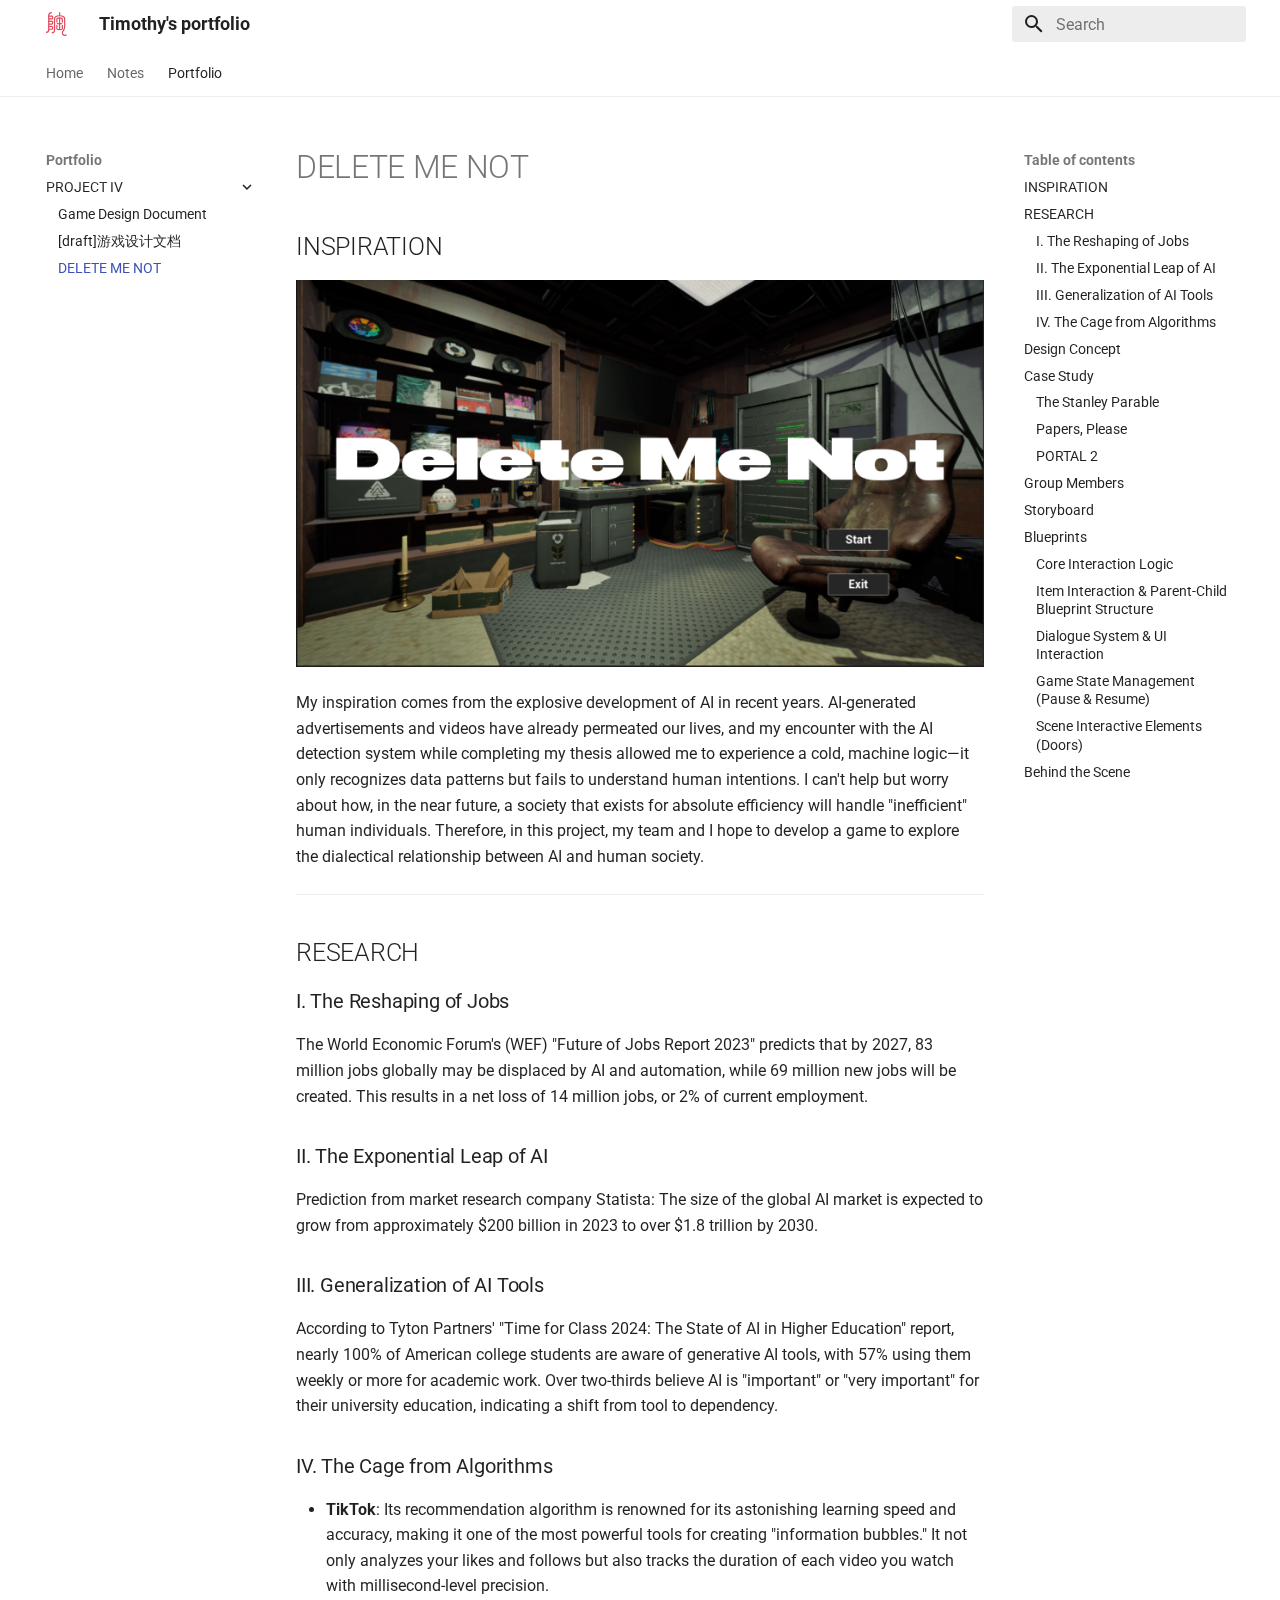
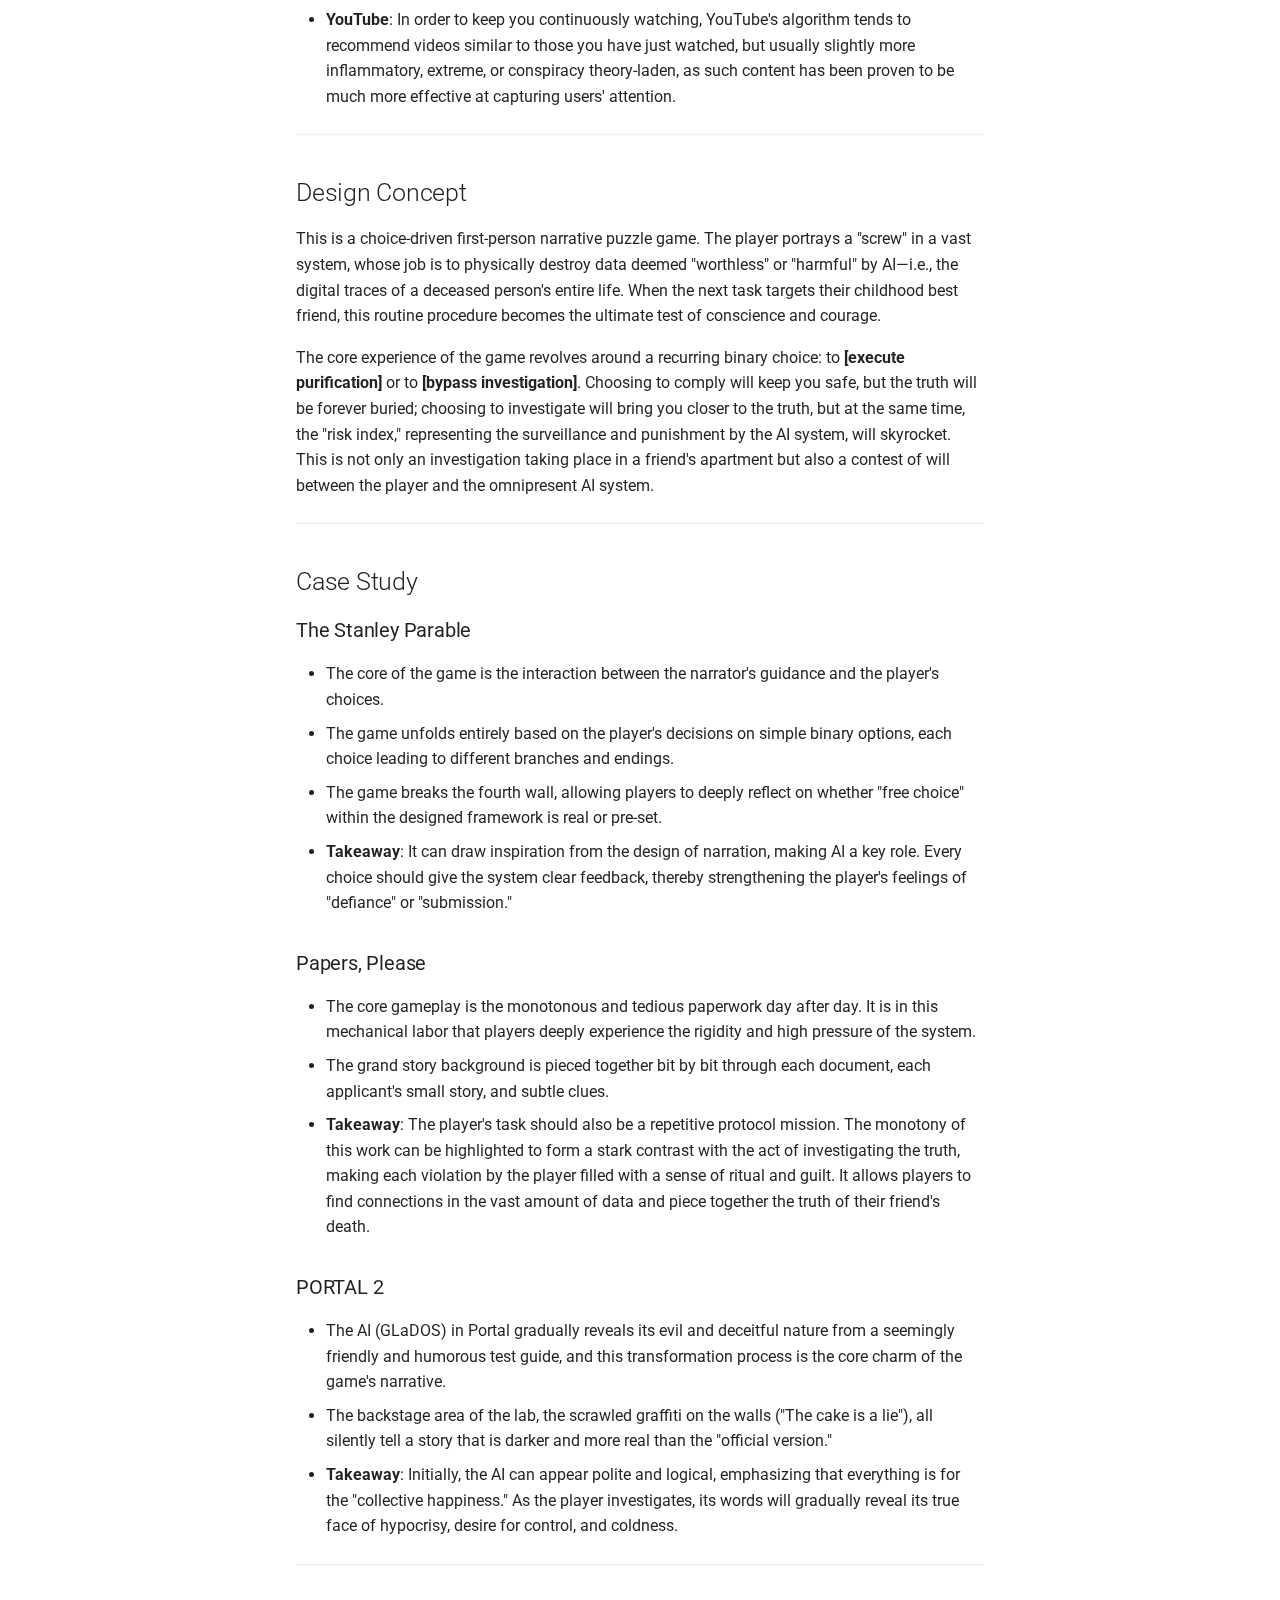
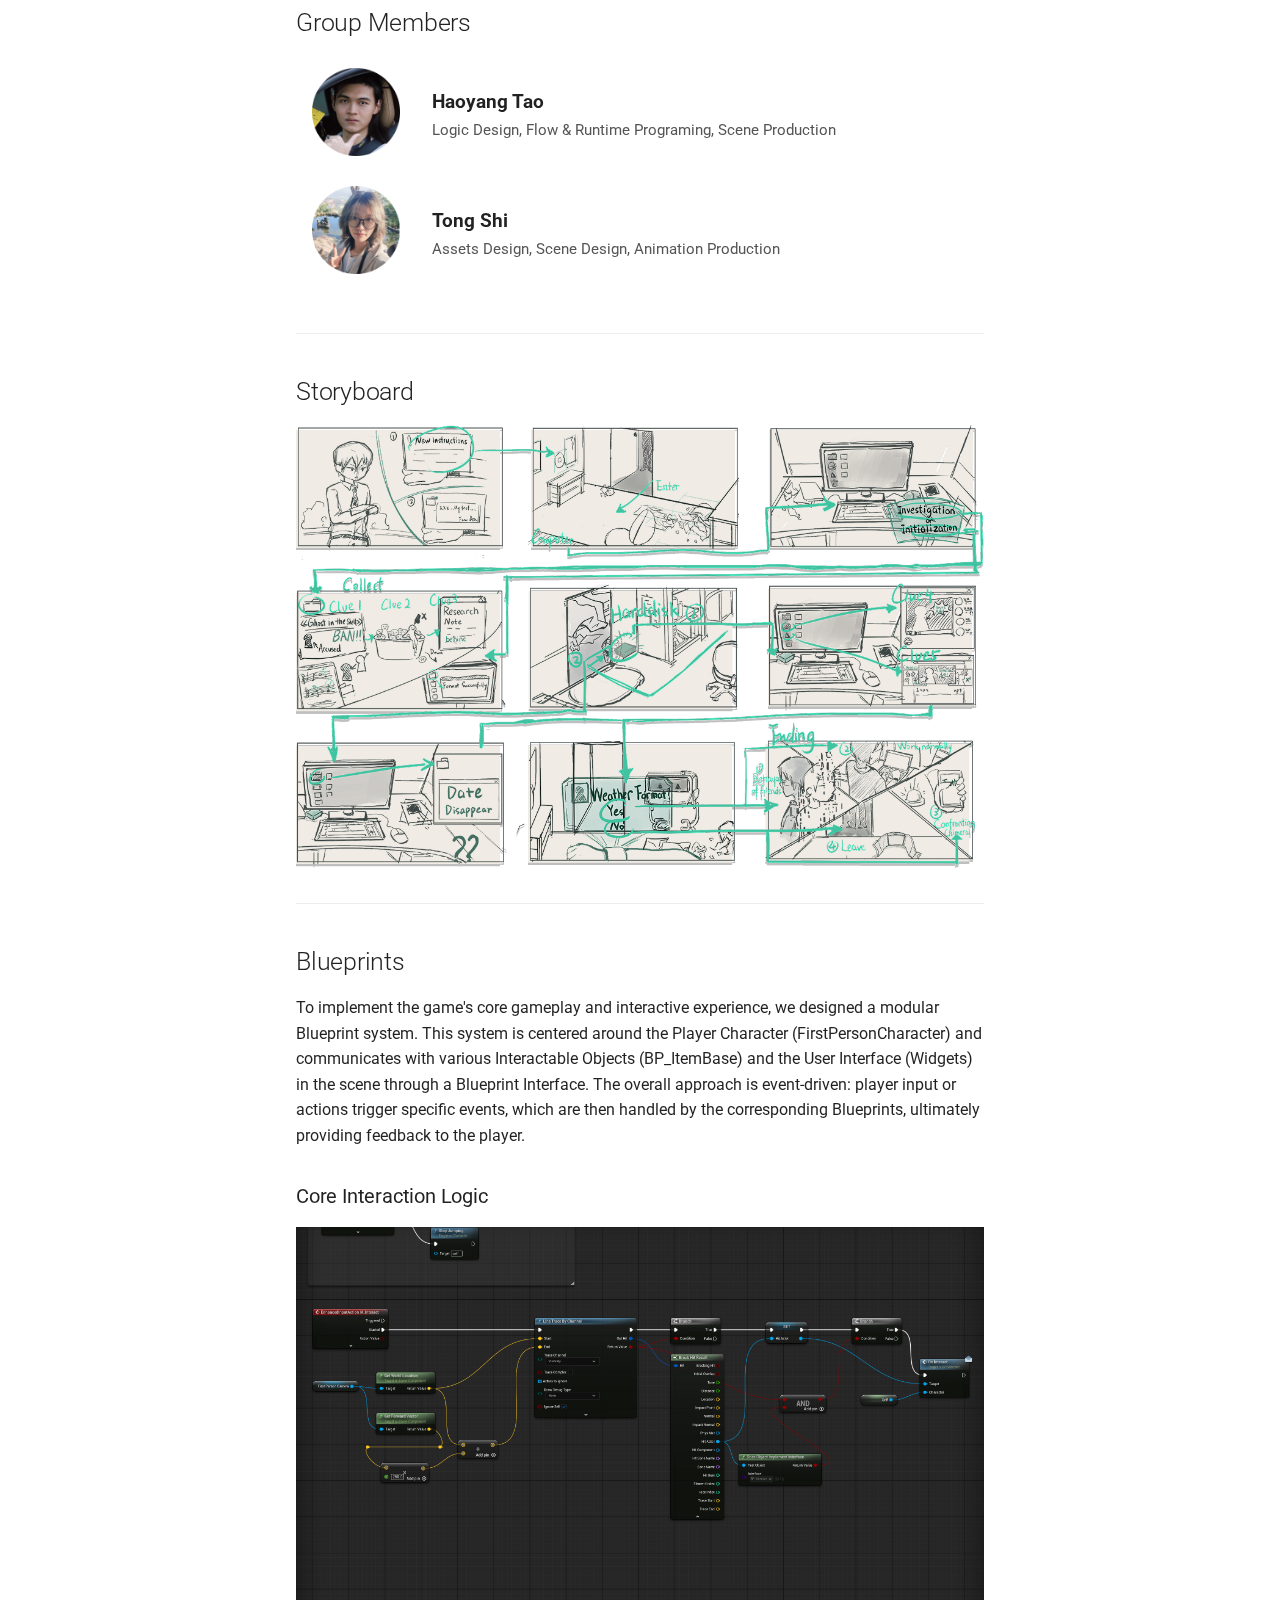
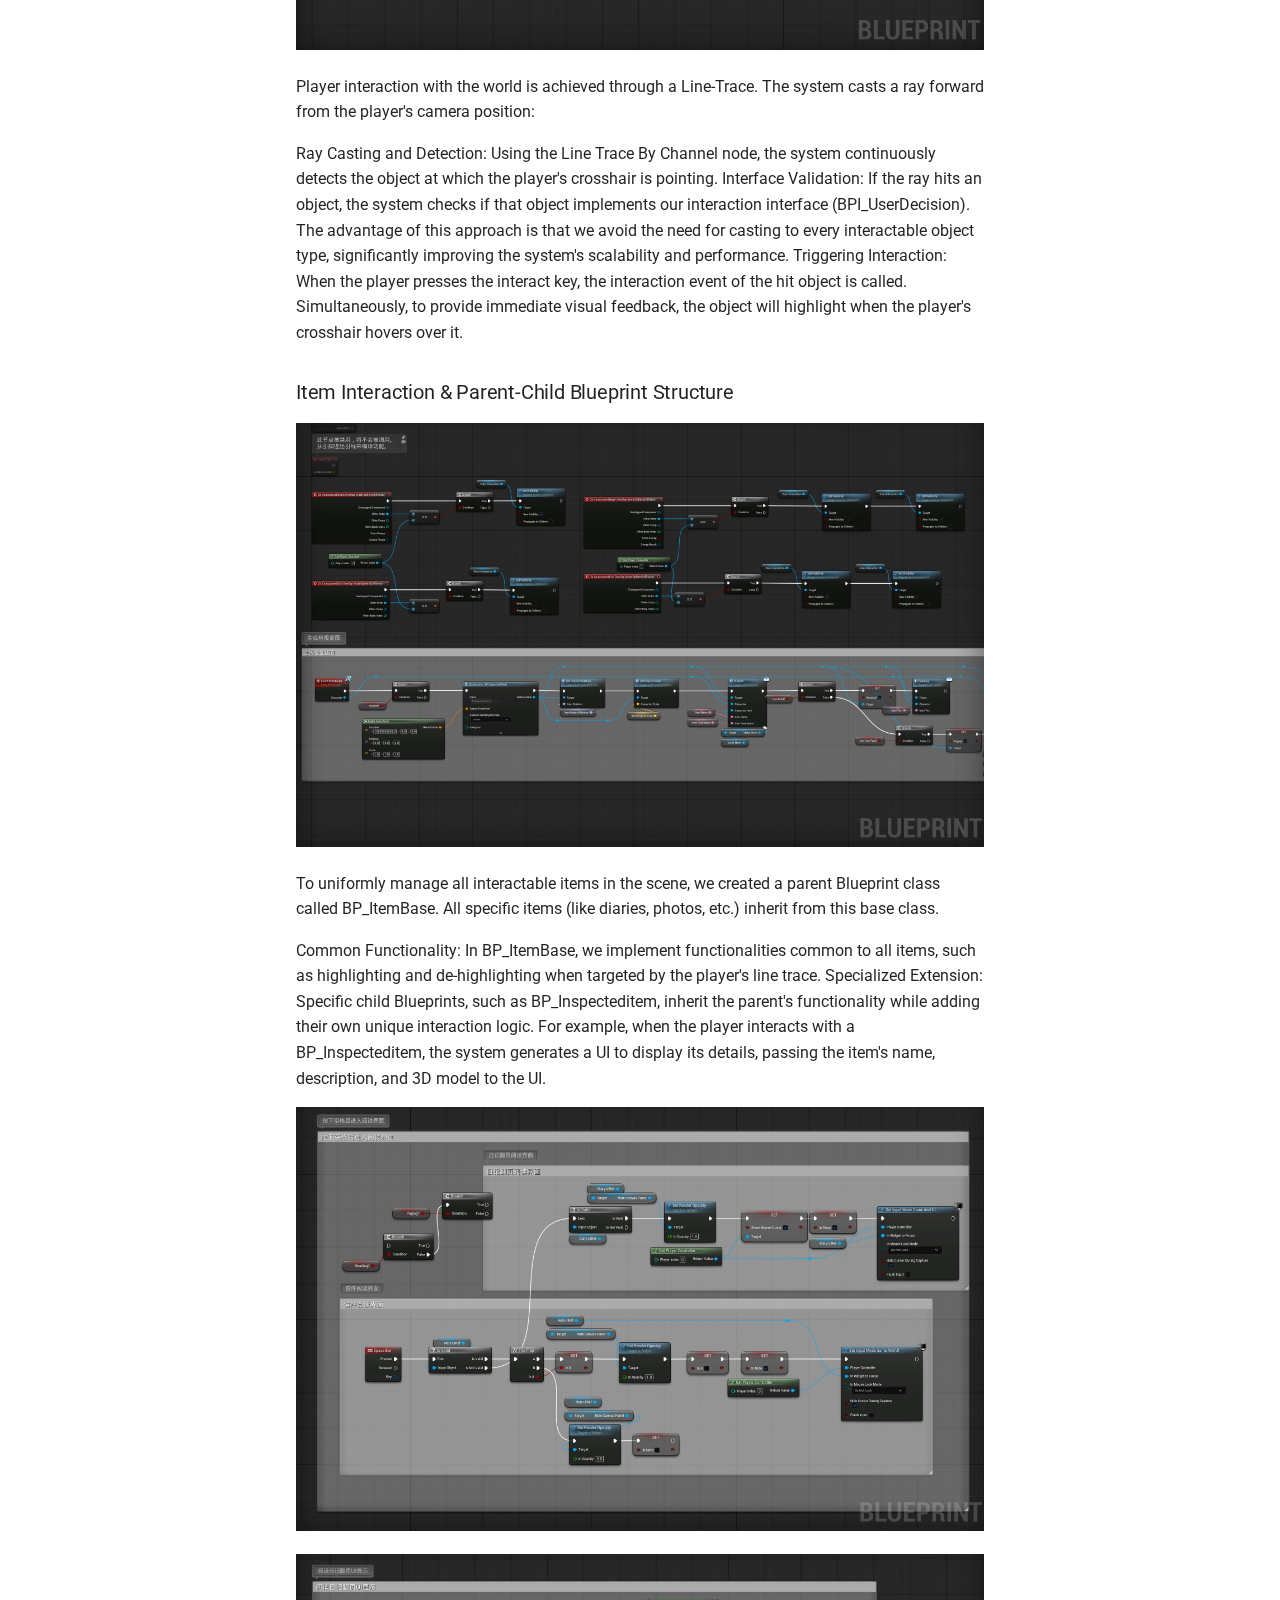
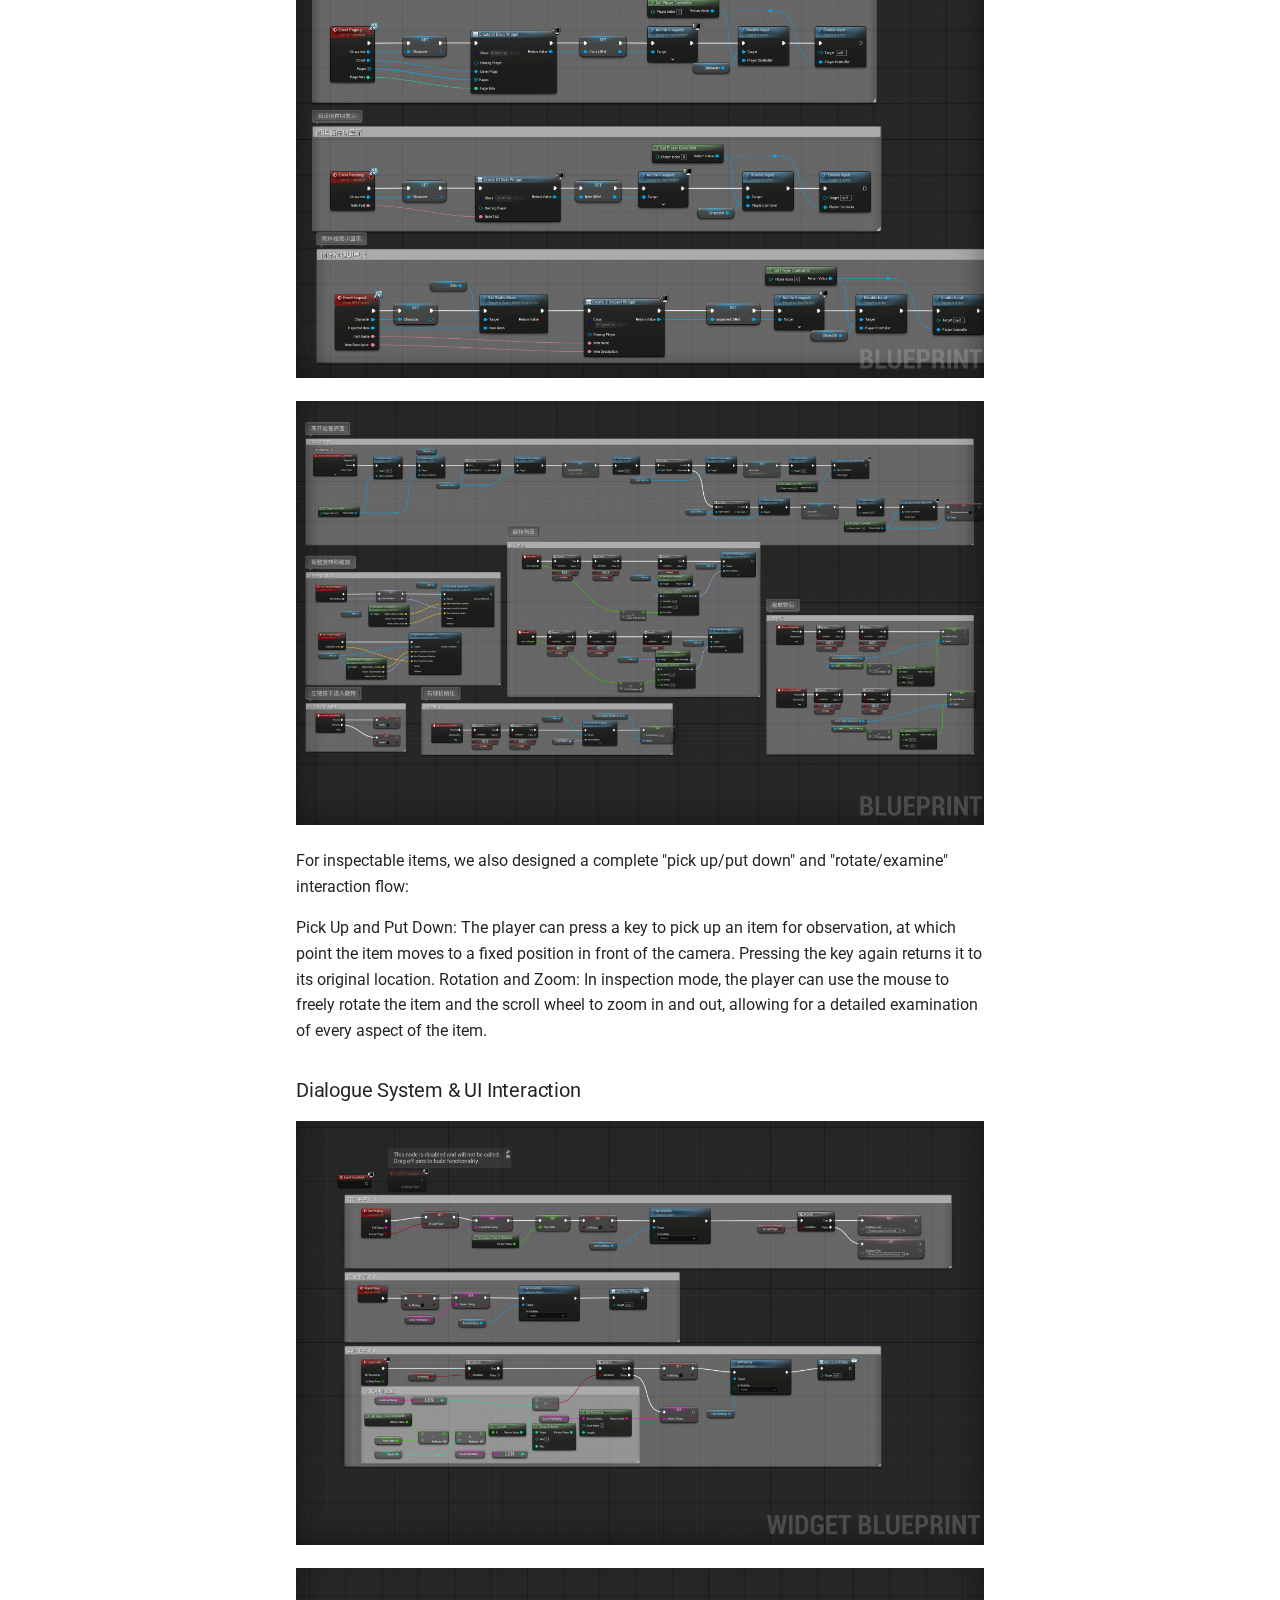
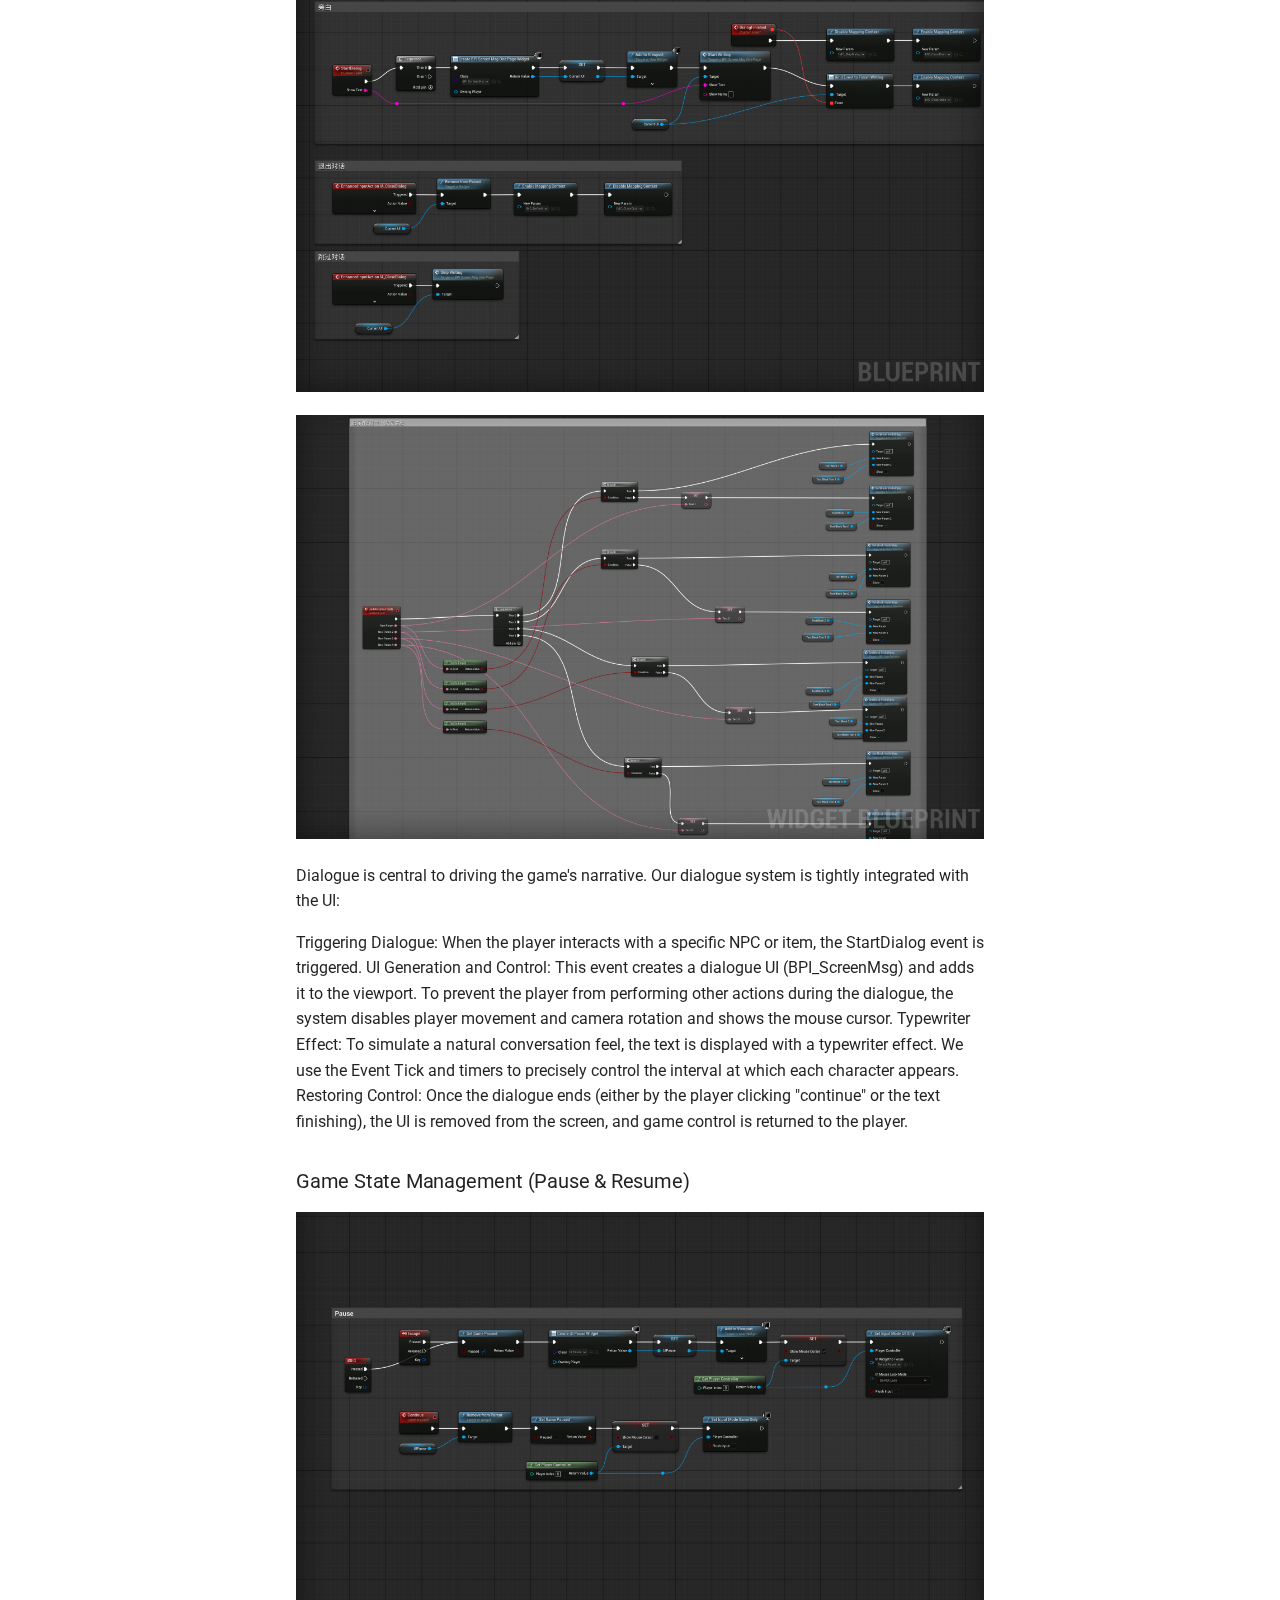
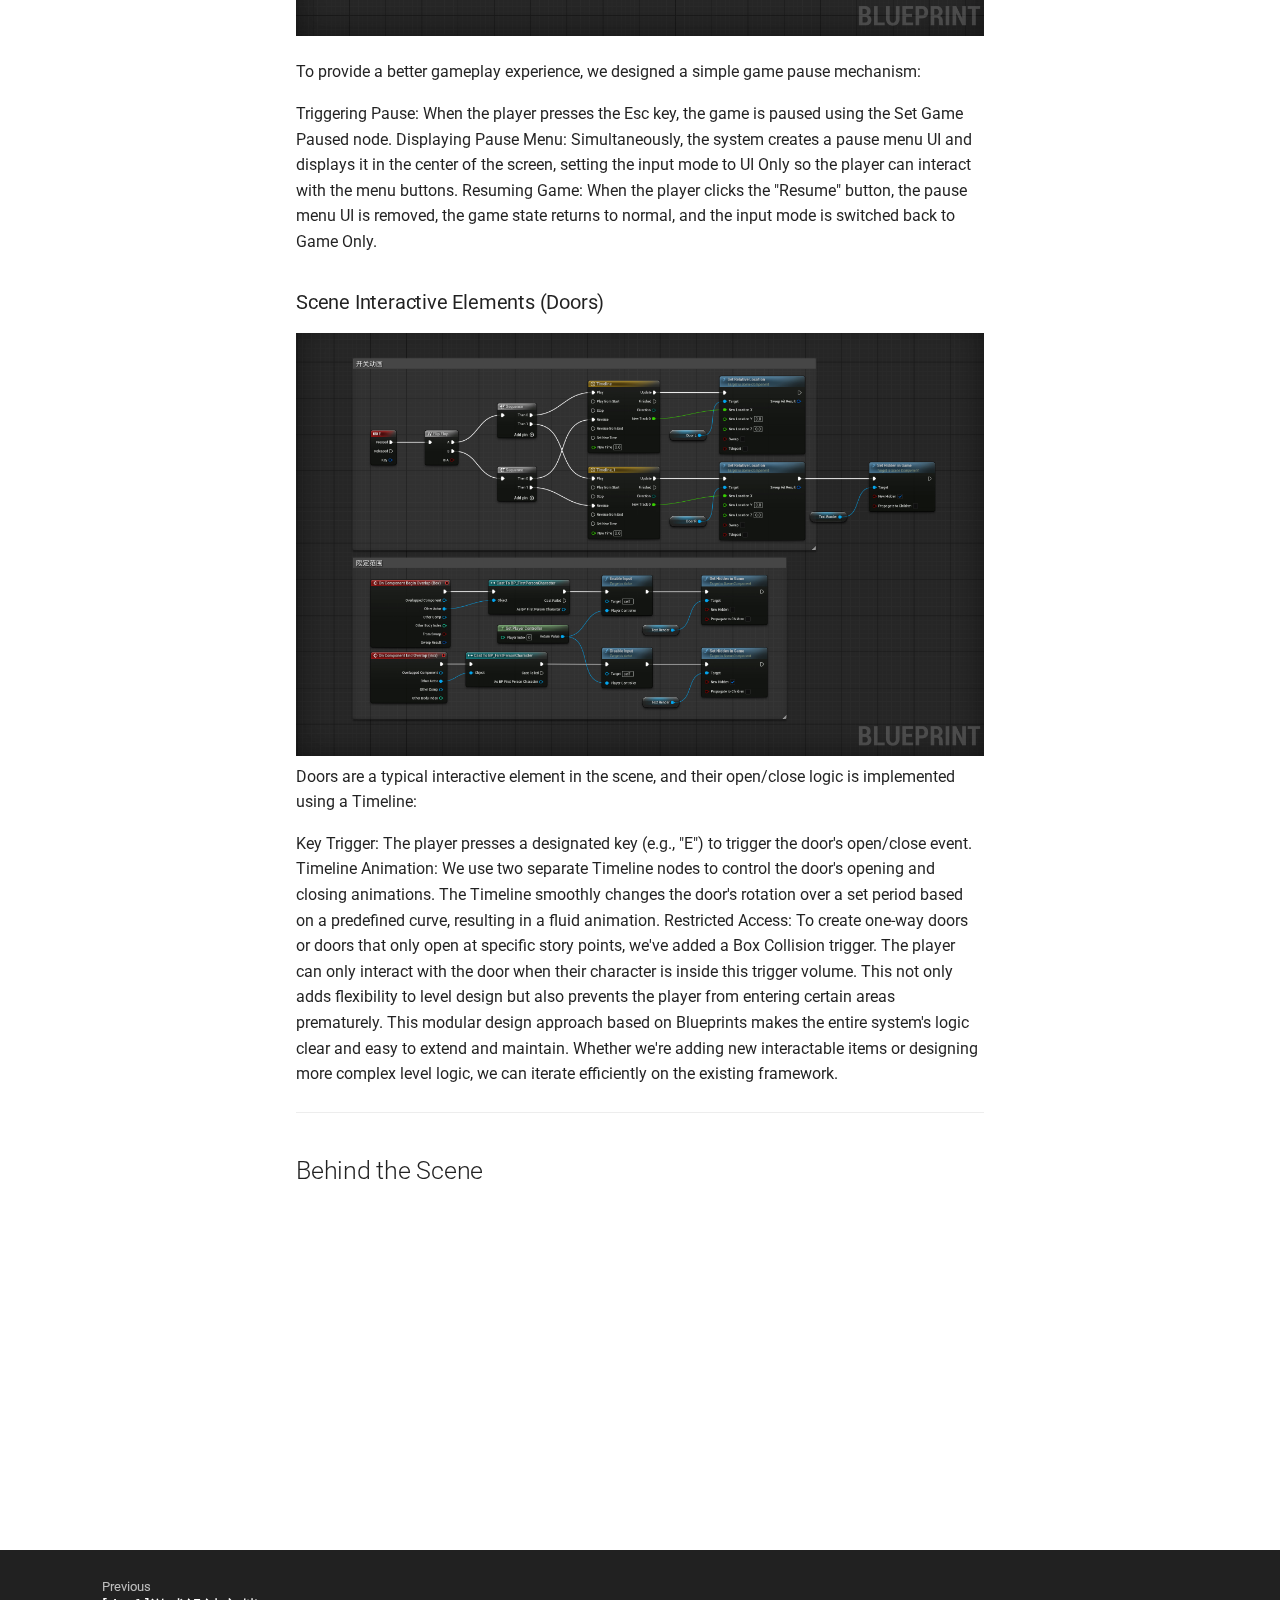
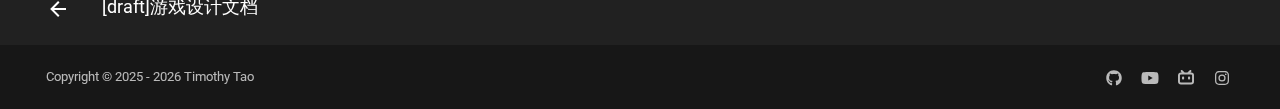
<file: portfolio/PROJECT-IV/delete-me-not/index.html>
<!doctype html>
<html lang="en" class="no-js">
  <head>
    
      <meta charset="utf-8">
      <meta name="viewport" content="width=device-width,initial-scale=1">
      
      
      
        <link rel="canonical" href="https://bailitaotao.com/portfolio/PROJECT-IV/delete-me-not/">
      
      
        <link rel="prev" href="../%5Bdraft%5DGDD2-zh/">
      
      
      
      <link rel="icon" href="../../../assets/images/logo-tao-no-frame.svg">
      <meta name="generator" content="mkdocs-1.6.1, mkdocs-material-9.6.20">
    
    
      
        <title>DELETE ME NOT - Timothy's portfolio</title>
      
    
    
      <link rel="stylesheet" href="../../../assets/stylesheets/main.e53b48f4.min.css">
      
        
        <link rel="stylesheet" href="../../../assets/stylesheets/palette.06af60db.min.css">
      
      


    
    
      
    
    
      
        
        
        <link rel="preconnect" href="https://fonts.gstatic.com" crossorigin>
        <link rel="stylesheet" href="https://fonts.googleapis.com/css?family=Roboto:300,300i,400,400i,700,700i%7CRoboto+Mono:400,400i,700,700i&display=fallback">
        <style>:root{--md-text-font:"Roboto";--md-code-font:"Roboto Mono"}</style>
      
    
    
      <link rel="stylesheet" href="../../../stylesheets/extra.css">
    
    <script>__md_scope=new URL("../../..",location),__md_hash=e=>[...e].reduce(((e,_)=>(e<<5)-e+_.charCodeAt(0)),0),__md_get=(e,_=localStorage,t=__md_scope)=>JSON.parse(_.getItem(t.pathname+"."+e)),__md_set=(e,_,t=localStorage,a=__md_scope)=>{try{t.setItem(a.pathname+"."+e,JSON.stringify(_))}catch(e){}}</script>
    
      

    
    
    
  </head>
  
  
    
    
    
    
    
    <body dir="ltr" data-md-color-scheme="default" data-md-color-primary="white" data-md-color-accent="indigo">
  
    
    <input class="md-toggle" data-md-toggle="drawer" type="checkbox" id="__drawer" autocomplete="off">
    <input class="md-toggle" data-md-toggle="search" type="checkbox" id="__search" autocomplete="off">
    <label class="md-overlay" for="__drawer"></label>
    <div data-md-component="skip">
      
        
        <a href="#delete-me-not" class="md-skip">
          Skip to content
        </a>
      
    </div>
    <div data-md-component="announce">
      
    </div>
    
    
      

<header class="md-header" data-md-component="header">
  <nav class="md-header__inner md-grid" aria-label="Header">
    <a href="../../.." title="Timothy&#39;s portfolio" class="md-header__button md-logo" aria-label="Timothy's portfolio" data-md-component="logo">
      
  <img src="../../../assets/images/logo-tao-no-frame.svg" alt="logo">

    </a>
    <label class="md-header__button md-icon" for="__drawer">
      
      <svg xmlns="http://www.w3.org/2000/svg" viewBox="0 0 24 24"><path d="M3 6h18v2H3zm0 5h18v2H3zm0 5h18v2H3z"/></svg>
    </label>
    <div class="md-header__title" data-md-component="header-title">
      <div class="md-header__ellipsis">
        <div class="md-header__topic">
          <span class="md-ellipsis">
            Timothy's portfolio
          </span>
        </div>
        <div class="md-header__topic" data-md-component="header-topic">
          <span class="md-ellipsis">
            
              DELETE ME NOT
            
          </span>
        </div>
      </div>
    </div>
    
      
    
    
    
    
      
      
        <label class="md-header__button md-icon" for="__search">
          
          <svg xmlns="http://www.w3.org/2000/svg" viewBox="0 0 24 24"><path d="M9.5 3A6.5 6.5 0 0 1 16 9.5c0 1.61-.59 3.09-1.56 4.23l.27.27h.79l5 5-1.5 1.5-5-5v-.79l-.27-.27A6.52 6.52 0 0 1 9.5 16 6.5 6.5 0 0 1 3 9.5 6.5 6.5 0 0 1 9.5 3m0 2C7 5 5 7 5 9.5S7 14 9.5 14 14 12 14 9.5 12 5 9.5 5"/></svg>
        </label>
        <div class="md-search" data-md-component="search" role="dialog">
  <label class="md-search__overlay" for="__search"></label>
  <div class="md-search__inner" role="search">
    <form class="md-search__form" name="search">
      <input type="text" class="md-search__input" name="query" aria-label="Search" placeholder="Search" autocapitalize="off" autocorrect="off" autocomplete="off" spellcheck="false" data-md-component="search-query" required>
      <label class="md-search__icon md-icon" for="__search">
        
        <svg xmlns="http://www.w3.org/2000/svg" viewBox="0 0 24 24"><path d="M9.5 3A6.5 6.5 0 0 1 16 9.5c0 1.61-.59 3.09-1.56 4.23l.27.27h.79l5 5-1.5 1.5-5-5v-.79l-.27-.27A6.52 6.52 0 0 1 9.5 16 6.5 6.5 0 0 1 3 9.5 6.5 6.5 0 0 1 9.5 3m0 2C7 5 5 7 5 9.5S7 14 9.5 14 14 12 14 9.5 12 5 9.5 5"/></svg>
        
        <svg xmlns="http://www.w3.org/2000/svg" viewBox="0 0 24 24"><path d="M20 11v2H8l5.5 5.5-1.42 1.42L4.16 12l7.92-7.92L13.5 5.5 8 11z"/></svg>
      </label>
      <nav class="md-search__options" aria-label="Search">
        
        <button type="reset" class="md-search__icon md-icon" title="Clear" aria-label="Clear" tabindex="-1">
          
          <svg xmlns="http://www.w3.org/2000/svg" viewBox="0 0 24 24"><path d="M19 6.41 17.59 5 12 10.59 6.41 5 5 6.41 10.59 12 5 17.59 6.41 19 12 13.41 17.59 19 19 17.59 13.41 12z"/></svg>
        </button>
      </nav>
      
    </form>
    <div class="md-search__output">
      <div class="md-search__scrollwrap" tabindex="0" data-md-scrollfix>
        <div class="md-search-result" data-md-component="search-result">
          <div class="md-search-result__meta">
            Initializing search
          </div>
          <ol class="md-search-result__list" role="presentation"></ol>
        </div>
      </div>
    </div>
  </div>
</div>
      
    
    
  </nav>
  
</header>
    
    <div class="md-container" data-md-component="container">
      
      
        
          
            
<nav class="md-tabs" aria-label="Tabs" data-md-component="tabs">
  <div class="md-grid">
    <ul class="md-tabs__list">
      
        
  
  
  
  
    <li class="md-tabs__item">
      <a href="../../.." class="md-tabs__link">
        
  
  
    
  
  Home

      </a>
    </li>
  

      
        
  
  
  
  
    
    
      <li class="md-tabs__item">
        <a href="../../../notes/major-sites-font/" class="md-tabs__link">
          
  
  
  Notes

        </a>
      </li>
    
  

      
        
  
  
  
    
  
  
    
    
      
  
  
  
    
  
  
    
    
      <li class="md-tabs__item md-tabs__item--active">
        <a href="../GDD/" class="md-tabs__link">
          
  
  
  Portfolio

        </a>
      </li>
    
  

    
  

      
    </ul>
  </div>
</nav>
          
        
      
      <main class="md-main" data-md-component="main">
        <div class="md-main__inner md-grid">
          
            
              
              <div class="md-sidebar md-sidebar--primary" data-md-component="sidebar" data-md-type="navigation" >
                <div class="md-sidebar__scrollwrap">
                  <div class="md-sidebar__inner">
                    


  


<nav class="md-nav md-nav--primary md-nav--lifted" aria-label="Navigation" data-md-level="0">
  <label class="md-nav__title" for="__drawer">
    <a href="../../.." title="Timothy&#39;s portfolio" class="md-nav__button md-logo" aria-label="Timothy's portfolio" data-md-component="logo">
      
  <img src="../../../assets/images/logo-tao-no-frame.svg" alt="logo">

    </a>
    Timothy's portfolio
  </label>
  
  <ul class="md-nav__list" data-md-scrollfix>
    
      
      
  
  
  
  
    <li class="md-nav__item">
      <a href="../../.." class="md-nav__link">
        
  
  
  <span class="md-ellipsis">
    Home
    
  </span>
  

      </a>
    </li>
  

    
      
      
  
  
  
  
    
    
    
    
      
      
    
    
    <li class="md-nav__item md-nav__item--nested">
      
        
        
        <input class="md-nav__toggle md-toggle " type="checkbox" id="__nav_2" >
        
          
          <label class="md-nav__link" for="__nav_2" id="__nav_2_label" tabindex="0">
            
  
  
  <span class="md-ellipsis">
    Notes
    
  </span>
  

            <span class="md-nav__icon md-icon"></span>
          </label>
        
        <nav class="md-nav" data-md-level="1" aria-labelledby="__nav_2_label" aria-expanded="false">
          <label class="md-nav__title" for="__nav_2">
            <span class="md-nav__icon md-icon"></span>
            Notes
          </label>
          <ul class="md-nav__list" data-md-scrollfix>
            
              
                
  
  
  
  
    <li class="md-nav__item">
      <a href="../../../notes/major-sites-font/" class="md-nav__link">
        
  
  
  <span class="md-ellipsis">
    各大网站字体应用参考
    
  </span>
  

      </a>
    </li>
  

              
            
              
                
  
  
  
  
    <li class="md-nav__item">
      <a href="../../../notes/naming-convention/" class="md-nav__link">
        
  
  
  <span class="md-ellipsis">
    常见的命名规范
    
  </span>
  

      </a>
    </li>
  

              
            
          </ul>
        </nav>
      
    </li>
  

    
      
      
  
  
    
  
  
  
    
    
    
    
      
        
        
      
      
    
    
    <li class="md-nav__item md-nav__item--active md-nav__item--section md-nav__item--nested">
      
        
        
        <input class="md-nav__toggle md-toggle " type="checkbox" id="__nav_3" checked>
        
          
          <label class="md-nav__link" for="__nav_3" id="__nav_3_label" tabindex="">
            
  
  
  <span class="md-ellipsis">
    Portfolio
    
  </span>
  

            <span class="md-nav__icon md-icon"></span>
          </label>
        
        <nav class="md-nav" data-md-level="1" aria-labelledby="__nav_3_label" aria-expanded="true">
          <label class="md-nav__title" for="__nav_3">
            <span class="md-nav__icon md-icon"></span>
            Portfolio
          </label>
          <ul class="md-nav__list" data-md-scrollfix>
            
              
                
  
  
    
  
  
  
    
    
    
    
      
      
    
    
    <li class="md-nav__item md-nav__item--active md-nav__item--nested">
      
        
        
        <input class="md-nav__toggle md-toggle " type="checkbox" id="__nav_3_1" checked>
        
          
          <label class="md-nav__link" for="__nav_3_1" id="__nav_3_1_label" tabindex="0">
            
  
  
  <span class="md-ellipsis">
    PROJECT IV
    
  </span>
  

            <span class="md-nav__icon md-icon"></span>
          </label>
        
        <nav class="md-nav" data-md-level="2" aria-labelledby="__nav_3_1_label" aria-expanded="true">
          <label class="md-nav__title" for="__nav_3_1">
            <span class="md-nav__icon md-icon"></span>
            PROJECT IV
          </label>
          <ul class="md-nav__list" data-md-scrollfix>
            
              
                
  
  
  
  
    <li class="md-nav__item">
      <a href="../GDD/" class="md-nav__link">
        
  
  
  <span class="md-ellipsis">
    Game Design Document
    
  </span>
  

      </a>
    </li>
  

              
            
              
                
  
  
  
  
    <li class="md-nav__item">
      <a href="../%5Bdraft%5DGDD2-zh/" class="md-nav__link">
        
  
  
  <span class="md-ellipsis">
    [draft]游戏设计文档
    
  </span>
  

      </a>
    </li>
  

              
            
              
                
  
  
    
  
  
  
    <li class="md-nav__item md-nav__item--active">
      
      <input class="md-nav__toggle md-toggle" type="checkbox" id="__toc">
      
      
        
      
      
        <label class="md-nav__link md-nav__link--active" for="__toc">
          
  
  
  <span class="md-ellipsis">
    DELETE ME NOT
    
  </span>
  

          <span class="md-nav__icon md-icon"></span>
        </label>
      
      <a href="./" class="md-nav__link md-nav__link--active">
        
  
  
  <span class="md-ellipsis">
    DELETE ME NOT
    
  </span>
  

      </a>
      
        

<nav class="md-nav md-nav--secondary" aria-label="Table of contents">
  
  
  
    
  
  
    <label class="md-nav__title" for="__toc">
      <span class="md-nav__icon md-icon"></span>
      Table of contents
    </label>
    <ul class="md-nav__list" data-md-component="toc" data-md-scrollfix>
      
        <li class="md-nav__item">
  <a href="#inspiration" class="md-nav__link">
    <span class="md-ellipsis">
      INSPIRATION
    </span>
  </a>
  
</li>
      
        <li class="md-nav__item">
  <a href="#research" class="md-nav__link">
    <span class="md-ellipsis">
      RESEARCH
    </span>
  </a>
  
    <nav class="md-nav" aria-label="RESEARCH">
      <ul class="md-nav__list">
        
          <li class="md-nav__item">
  <a href="#i-the-reshaping-of-jobs" class="md-nav__link">
    <span class="md-ellipsis">
      I. The Reshaping of Jobs
    </span>
  </a>
  
</li>
        
          <li class="md-nav__item">
  <a href="#ii-the-exponential-leap-of-ai" class="md-nav__link">
    <span class="md-ellipsis">
      II. The Exponential Leap of AI
    </span>
  </a>
  
</li>
        
          <li class="md-nav__item">
  <a href="#iii-generalization-of-ai-tools" class="md-nav__link">
    <span class="md-ellipsis">
      III. Generalization of AI Tools
    </span>
  </a>
  
</li>
        
          <li class="md-nav__item">
  <a href="#iv-the-cage-from-algorithms" class="md-nav__link">
    <span class="md-ellipsis">
      IV. The Cage from Algorithms
    </span>
  </a>
  
</li>
        
      </ul>
    </nav>
  
</li>
      
        <li class="md-nav__item">
  <a href="#design-concept" class="md-nav__link">
    <span class="md-ellipsis">
      Design Concept
    </span>
  </a>
  
</li>
      
        <li class="md-nav__item">
  <a href="#case-study" class="md-nav__link">
    <span class="md-ellipsis">
      Case Study
    </span>
  </a>
  
    <nav class="md-nav" aria-label="Case Study">
      <ul class="md-nav__list">
        
          <li class="md-nav__item">
  <a href="#the-stanley-parable" class="md-nav__link">
    <span class="md-ellipsis">
      The Stanley Parable
    </span>
  </a>
  
</li>
        
          <li class="md-nav__item">
  <a href="#papers-please" class="md-nav__link">
    <span class="md-ellipsis">
      Papers, Please
    </span>
  </a>
  
</li>
        
          <li class="md-nav__item">
  <a href="#portal-2" class="md-nav__link">
    <span class="md-ellipsis">
      PORTAL 2
    </span>
  </a>
  
</li>
        
      </ul>
    </nav>
  
</li>
      
        <li class="md-nav__item">
  <a href="#group-members" class="md-nav__link">
    <span class="md-ellipsis">
      Group Members
    </span>
  </a>
  
</li>
      
        <li class="md-nav__item">
  <a href="#storyboard" class="md-nav__link">
    <span class="md-ellipsis">
      Storyboard
    </span>
  </a>
  
</li>
      
        <li class="md-nav__item">
  <a href="#blueprints" class="md-nav__link">
    <span class="md-ellipsis">
      Blueprints
    </span>
  </a>
  
    <nav class="md-nav" aria-label="Blueprints">
      <ul class="md-nav__list">
        
          <li class="md-nav__item">
  <a href="#core-interaction-logic" class="md-nav__link">
    <span class="md-ellipsis">
      Core Interaction Logic
    </span>
  </a>
  
</li>
        
          <li class="md-nav__item">
  <a href="#item-interaction-parent-child-blueprint-structure" class="md-nav__link">
    <span class="md-ellipsis">
      Item Interaction &amp; Parent-Child Blueprint Structure
    </span>
  </a>
  
</li>
        
          <li class="md-nav__item">
  <a href="#dialogue-system-ui-interaction" class="md-nav__link">
    <span class="md-ellipsis">
      Dialogue System &amp; UI Interaction
    </span>
  </a>
  
</li>
        
          <li class="md-nav__item">
  <a href="#game-state-management-pause-resume" class="md-nav__link">
    <span class="md-ellipsis">
      Game State Management (Pause &amp; Resume)
    </span>
  </a>
  
</li>
        
          <li class="md-nav__item">
  <a href="#scene-interactive-elements-doors" class="md-nav__link">
    <span class="md-ellipsis">
      Scene Interactive Elements (Doors)
    </span>
  </a>
  
</li>
        
      </ul>
    </nav>
  
</li>
      
        <li class="md-nav__item">
  <a href="#behind-the-scene" class="md-nav__link">
    <span class="md-ellipsis">
      Behind the Scene
    </span>
  </a>
  
</li>
      
    </ul>
  
</nav>
      
    </li>
  

              
            
          </ul>
        </nav>
      
    </li>
  

              
            
          </ul>
        </nav>
      
    </li>
  

    
  </ul>
</nav>
                  </div>
                </div>
              </div>
            
            
              
              <div class="md-sidebar md-sidebar--secondary" data-md-component="sidebar" data-md-type="toc" >
                <div class="md-sidebar__scrollwrap">
                  <div class="md-sidebar__inner">
                    

<nav class="md-nav md-nav--secondary" aria-label="Table of contents">
  
  
  
    
  
  
    <label class="md-nav__title" for="__toc">
      <span class="md-nav__icon md-icon"></span>
      Table of contents
    </label>
    <ul class="md-nav__list" data-md-component="toc" data-md-scrollfix>
      
        <li class="md-nav__item">
  <a href="#inspiration" class="md-nav__link">
    <span class="md-ellipsis">
      INSPIRATION
    </span>
  </a>
  
</li>
      
        <li class="md-nav__item">
  <a href="#research" class="md-nav__link">
    <span class="md-ellipsis">
      RESEARCH
    </span>
  </a>
  
    <nav class="md-nav" aria-label="RESEARCH">
      <ul class="md-nav__list">
        
          <li class="md-nav__item">
  <a href="#i-the-reshaping-of-jobs" class="md-nav__link">
    <span class="md-ellipsis">
      I. The Reshaping of Jobs
    </span>
  </a>
  
</li>
        
          <li class="md-nav__item">
  <a href="#ii-the-exponential-leap-of-ai" class="md-nav__link">
    <span class="md-ellipsis">
      II. The Exponential Leap of AI
    </span>
  </a>
  
</li>
        
          <li class="md-nav__item">
  <a href="#iii-generalization-of-ai-tools" class="md-nav__link">
    <span class="md-ellipsis">
      III. Generalization of AI Tools
    </span>
  </a>
  
</li>
        
          <li class="md-nav__item">
  <a href="#iv-the-cage-from-algorithms" class="md-nav__link">
    <span class="md-ellipsis">
      IV. The Cage from Algorithms
    </span>
  </a>
  
</li>
        
      </ul>
    </nav>
  
</li>
      
        <li class="md-nav__item">
  <a href="#design-concept" class="md-nav__link">
    <span class="md-ellipsis">
      Design Concept
    </span>
  </a>
  
</li>
      
        <li class="md-nav__item">
  <a href="#case-study" class="md-nav__link">
    <span class="md-ellipsis">
      Case Study
    </span>
  </a>
  
    <nav class="md-nav" aria-label="Case Study">
      <ul class="md-nav__list">
        
          <li class="md-nav__item">
  <a href="#the-stanley-parable" class="md-nav__link">
    <span class="md-ellipsis">
      The Stanley Parable
    </span>
  </a>
  
</li>
        
          <li class="md-nav__item">
  <a href="#papers-please" class="md-nav__link">
    <span class="md-ellipsis">
      Papers, Please
    </span>
  </a>
  
</li>
        
          <li class="md-nav__item">
  <a href="#portal-2" class="md-nav__link">
    <span class="md-ellipsis">
      PORTAL 2
    </span>
  </a>
  
</li>
        
      </ul>
    </nav>
  
</li>
      
        <li class="md-nav__item">
  <a href="#group-members" class="md-nav__link">
    <span class="md-ellipsis">
      Group Members
    </span>
  </a>
  
</li>
      
        <li class="md-nav__item">
  <a href="#storyboard" class="md-nav__link">
    <span class="md-ellipsis">
      Storyboard
    </span>
  </a>
  
</li>
      
        <li class="md-nav__item">
  <a href="#blueprints" class="md-nav__link">
    <span class="md-ellipsis">
      Blueprints
    </span>
  </a>
  
    <nav class="md-nav" aria-label="Blueprints">
      <ul class="md-nav__list">
        
          <li class="md-nav__item">
  <a href="#core-interaction-logic" class="md-nav__link">
    <span class="md-ellipsis">
      Core Interaction Logic
    </span>
  </a>
  
</li>
        
          <li class="md-nav__item">
  <a href="#item-interaction-parent-child-blueprint-structure" class="md-nav__link">
    <span class="md-ellipsis">
      Item Interaction &amp; Parent-Child Blueprint Structure
    </span>
  </a>
  
</li>
        
          <li class="md-nav__item">
  <a href="#dialogue-system-ui-interaction" class="md-nav__link">
    <span class="md-ellipsis">
      Dialogue System &amp; UI Interaction
    </span>
  </a>
  
</li>
        
          <li class="md-nav__item">
  <a href="#game-state-management-pause-resume" class="md-nav__link">
    <span class="md-ellipsis">
      Game State Management (Pause &amp; Resume)
    </span>
  </a>
  
</li>
        
          <li class="md-nav__item">
  <a href="#scene-interactive-elements-doors" class="md-nav__link">
    <span class="md-ellipsis">
      Scene Interactive Elements (Doors)
    </span>
  </a>
  
</li>
        
      </ul>
    </nav>
  
</li>
      
        <li class="md-nav__item">
  <a href="#behind-the-scene" class="md-nav__link">
    <span class="md-ellipsis">
      Behind the Scene
    </span>
  </a>
  
</li>
      
    </ul>
  
</nav>
                  </div>
                </div>
              </div>
            
          
          
            <div class="md-content" data-md-component="content">
              <article class="md-content__inner md-typeset">
                
                  



<h1 id="delete-me-not">DELETE ME NOT</h1>
<h2 id="inspiration">INSPIRATION</h2>
<p><img alt="cover" src="../../../assets/images/game-design/delete-me-not/cover.jpg" /></p>
<p>My inspiration comes from the explosive development of AI in recent years. AI-generated advertisements and videos have already permeated our lives, and my encounter with the AI detection system while completing my thesis allowed me to experience a cold, machine logic—it only recognizes data patterns but fails to understand human intentions. I can't help but worry about how, in the near future, a society that exists for absolute efficiency will handle "inefficient" human individuals. Therefore, in this project, my team and I hope to develop a game to explore the dialectical relationship between AI and human society.</p>
<hr />
<h2 id="research">RESEARCH</h2>
<h3 id="i-the-reshaping-of-jobs">I. The Reshaping of Jobs</h3>
<p>The World Economic Forum's (WEF) "Future of Jobs Report 2023" predicts that by 2027, 83 million jobs globally may be displaced by AI and automation, while 69 million new jobs will be created. This results in a net loss of 14 million jobs, or 2% of current employment.</p>
<h3 id="ii-the-exponential-leap-of-ai">II. The Exponential Leap of AI</h3>
<p>Prediction from market research company Statista: The size of the global AI market is expected to grow from approximately $200 billion in 2023 to over $1.8 trillion by 2030.</p>
<h3 id="iii-generalization-of-ai-tools">III. Generalization of AI Tools</h3>
<p>According to Tyton Partners' "Time for Class 2024: The State of AI in Higher Education" report, nearly 100% of American college students are aware of generative AI tools, with 57% using them weekly or more for academic work. Over two-thirds believe AI is "important" or "very important" for their university education, indicating a shift from tool to dependency.</p>
<h3 id="iv-the-cage-from-algorithms">IV. The Cage from Algorithms</h3>
<ul>
<li><strong>TikTok</strong>: Its recommendation algorithm is renowned for its astonishing learning speed and accuracy, making it one of the most powerful tools for creating "information bubbles." It not only analyzes your likes and follows but also tracks the duration of each video you watch with millisecond-level precision.</li>
<li><strong>YouTube</strong>: In order to keep you continuously watching, YouTube's algorithm tends to recommend videos similar to those you have just watched, but usually slightly more inflammatory, extreme, or conspiracy theory-laden, as such content has been proven to be much more effective at capturing users' attention.</li>
</ul>
<hr />
<h2 id="design-concept">Design Concept</h2>
<p>This is a choice-driven first-person narrative puzzle game. The player portrays a "screw" in a vast system, whose job is to physically destroy data deemed "worthless" or "harmful" by AI—i.e., the digital traces of a deceased person's entire life. When the next task targets their childhood best friend, this routine procedure becomes the ultimate test of conscience and courage.</p>
<p>The core experience of the game revolves around a recurring binary choice: to <strong>[execute purification]</strong> or to <strong>[bypass investigation]</strong>. Choosing to comply will keep you safe, but the truth will be forever buried; choosing to investigate will bring you closer to the truth, but at the same time, the "risk index," representing the surveillance and punishment by the AI system, will skyrocket. This is not only an investigation taking place in a friend's apartment but also a contest of will between the player and the omnipresent AI system.</p>
<hr />
<h2 id="case-study">Case Study</h2>
<h3 id="the-stanley-parable">The Stanley Parable</h3>
<ul>
<li>The core of the game is the interaction between the narrator's guidance and the player's choices.</li>
<li>The game unfolds entirely based on the player's decisions on simple binary options, each choice leading to different branches and endings.</li>
<li>The game breaks the fourth wall, allowing players to deeply reflect on whether "free choice" within the designed framework is real or pre-set.</li>
<li><strong>Takeaway</strong>: It can draw inspiration from the design of narration, making AI a key role. Every choice should give the system clear feedback, thereby strengthening the player's feelings of "defiance" or "submission."</li>
</ul>
<h3 id="papers-please">Papers, Please</h3>
<ul>
<li>The core gameplay is the monotonous and tedious paperwork day after day. It is in this mechanical labor that players deeply experience the rigidity and high pressure of the system.</li>
<li>The grand story background is pieced together bit by bit through each document, each applicant's small story, and subtle clues.</li>
<li><strong>Takeaway</strong>: The player's task should also be a repetitive protocol mission. The monotony of this work can be highlighted to form a stark contrast with the act of investigating the truth, making each violation by the player filled with a sense of ritual and guilt. It allows players to find connections in the vast amount of data and piece together the truth of their friend's death.</li>
</ul>
<h3 id="portal-2">PORTAL 2</h3>
<ul>
<li>The AI (GLaDOS) in Portal gradually reveals its evil and deceitful nature from a seemingly friendly and humorous test guide, and this transformation process is the core charm of the game's narrative.</li>
<li>The backstage area of the lab, the scrawled graffiti on the walls ("The cake is a lie"), all silently tell a story that is darker and more real than the "official version."</li>
<li><strong>Takeaway</strong>: Initially, the AI can appear polite and logical, emphasizing that everything is for the "collective happiness." As the player investigates, its words will gradually reveal its true face of hypocrisy, desire for control, and coldness.</li>
</ul>
<hr />
<h2 id="group-members">Group Members</h2>
<table style="border: none;">
  <!-- Haoyang Tao 的区块 -->
  <tr>
    <!-- 左侧图片单元格 -->
    <td style="width: 120px; vertical-align: top; border: none;">
      <img src="../../../assets/images/game-design/delete-me-not/haoyang-tao.png" alt="Haoyang Tao" style="width: 100%;">
    </td>
    <!-- 右侧文字单元格，现在名字和职责都在这里 -->
    <td style="vertical-align: middle; border: none;">
      <div style="font-size: 1.5em;"><b>Haoyang Tao</b></div>
      <div style="font-size: 1.2em; color: #555;">Logic Design, Flow & Runtime Programing, Scene Production</div>
    </td>
  </tr>

  <!-- Tong Shi 的区块 -->
  <tr>
    <!-- 左侧图片单元格 -->
    <td style="width: 120px; vertical-align: top; border: none;">
      <img src="../../../assets/images/game-design/delete-me-not/tong_shi.png" alt="Tong Shi" style="width: 100%;">
    </td>
    <!-- 右侧文字单元格 -->
    <td style="vertical-align: middle; border: none;">
      <div style="font-size: 1.5em;"><b>Tong Shi</b></div>
      <div style="font-size: 1.2em; color: #555;">Assets Design, Scene Design, Animation Production</div>
    </td>
  </tr>
</table>

<hr />
<h2 id="storyboard">Storyboard</h2>
<p><img alt="storyboard" src="../../../assets/images/game-design/delete-me-not/storyboard.png" /></p>
<hr />
<h2 id="blueprints">Blueprints</h2>
<p>To implement the game's core gameplay and interactive experience, we designed a modular Blueprint system. This system is centered around the Player Character (FirstPersonCharacter) and communicates with various Interactable Objects (BP_ItemBase) and the User Interface (Widgets) in the scene through a Blueprint Interface. The overall approach is event-driven: player input or actions trigger specific events, which are then handled by the corresponding Blueprints, ultimately providing feedback to the player.</p>
<h3 id="core-interaction-logic">Core Interaction Logic</h3>
<p><img alt="BP_FirstPersonCharacter-line-trace" src="../../../assets/images/game-design/delete-me-not/blueprints/BP_FirstPersonCharacter-line-trace.png" /></p>
<p>Player interaction with the world is achieved through a Line-Trace. The system casts a ray forward from the player's camera position:</p>
<p>Ray Casting and Detection: Using the Line Trace By Channel node, the system continuously detects the object at which the player's crosshair is pointing.
Interface Validation: If the ray hits an object, the system checks if that object implements our interaction interface (BPI_UserDecision). The advantage of this approach is that we avoid the need for casting to every interactable object type, significantly improving the system's scalability and performance.
Triggering Interaction: When the player presses the interact key, the interaction event of the hit object is called. Simultaneously, to provide immediate visual feedback, the object will highlight when the player's crosshair hovers over it.</p>
<h3 id="item-interaction-parent-child-blueprint-structure">Item Interaction &amp; Parent-Child Blueprint Structure</h3>
<p><img alt="BP_ItemBase" src="../../../assets/images/game-design/delete-me-not/blueprints/BP_ItemBase.png" /></p>
<p>To uniformly manage all interactable items in the scene, we created a parent Blueprint class called BP_ItemBase. All specific items (like diaries, photos, etc.) inherit from this base class.</p>
<p>Common Functionality: In BP_ItemBase, we implement functionalities common to all items, such as highlighting and de-highlighting when targeted by the player's line trace.
Specialized Extension: Specific child Blueprints, such as BP_Inspecteditem, inherit the parent's functionality while adding their own unique interaction logic. For example, when the player interacts with a BP_Inspecteditem, the system generates a UI to display its details, passing the item's name, description, and 3D model to the UI.</p>
<p><img alt="BP_Inspecteditem-1" src="../../../assets/images/game-design/delete-me-not/blueprints/BP_Inspecteditem-1.png" /></p>
<p><img alt="BP_Inspecteditem-2" src="../../../assets/images/game-design/delete-me-not/blueprints/BP_Inspecteditem-2.png" /></p>
<p><img alt="BP_Inspecteditem-3" src="../../../assets/images/game-design/delete-me-not/blueprints/BP_Inspecteditem-3.png" /></p>
<p>For inspectable items, we also designed a complete "pick up/put down" and "rotate/examine" interaction flow:</p>
<p>Pick Up and Put Down: The player can press a key to pick up an item for observation, at which point the item moves to a fixed position in front of the camera. Pressing the key again returns it to its original location.
Rotation and Zoom: In inspection mode, the player can use the mouse to freely rotate the item and the scroll wheel to zoom in and out, allowing for a detailed examination of every aspect of the item.</p>
<h3 id="dialogue-system-ui-interaction">Dialogue System &amp; UI Interaction</h3>
<p><img alt="BPI_ScreenMsg" src="../../../assets/images/game-design/delete-me-not/blueprints/BPI_ScreenMsg.png" /></p>
<p><img alt="BP_FirstPersonCharacter-dialogue" src="../../../assets/images/game-design/delete-me-not/blueprints/BP_FirstPersonCharacter-dialogue.png" /></p>
<p><img alt="BPI_UserDecision" src="../../../assets/images/game-design/delete-me-not/blueprints/BPI_UserDecision.png" /></p>
<p>Dialogue is central to driving the game's narrative. Our dialogue system is tightly integrated with the UI:</p>
<p>Triggering Dialogue: When the player interacts with a specific NPC or item, the StartDialog event is triggered.
UI Generation and Control: This event creates a dialogue UI (BPI_ScreenMsg) and adds it to the viewport. To prevent the player from performing other actions during the dialogue, the system disables player movement and camera rotation and shows the mouse cursor.
Typewriter Effect: To simulate a natural conversation feel, the text is displayed with a typewriter effect. We use the Event Tick and timers to precisely control the interval at which each character appears.
Restoring Control: Once the dialogue ends (either by the player clicking "continue" or the text finishing), the UI is removed from the screen, and game control is returned to the player.</p>
<h3 id="game-state-management-pause-resume">Game State Management (Pause &amp; Resume)</h3>
<p><img alt="BP_FirstPersonCharacter-game-pause" src="../../../assets/images/game-design/delete-me-not/blueprints/BP_FirstPersonCharacter-game-pause.png" /></p>
<p>To provide a better gameplay experience, we designed a simple game pause mechanism:</p>
<p>Triggering Pause: When the player presses the Esc key, the game is paused using the Set Game Paused node.
Displaying Pause Menu: Simultaneously, the system creates a pause menu UI and displays it in the center of the screen, setting the input mode to UI Only so the player can interact with the menu buttons.
Resuming Game: When the player clicks the "Resume" button, the pause menu UI is removed, the game state returns to normal, and the input mode is switched back to Game Only.</p>
<h3 id="scene-interactive-elements-doors">Scene Interactive Elements (Doors)</h3>
<p><img alt="BP_Door" src="../../../assets/images/game-design/delete-me-not/blueprints/BP_Door.png" />
Doors are a typical interactive element in the scene, and their open/close logic is implemented using a Timeline:</p>
<p>Key Trigger: The player presses a designated key (e.g., "E") to trigger the door's open/close event.
Timeline Animation: We use two separate Timeline nodes to control the door's opening and closing animations. The Timeline smoothly changes the door's rotation over a set period based on a predefined curve, resulting in a fluid animation.
Restricted Access: To create one-way doors or doors that only open at specific story points, we've added a Box Collision trigger. The player can only interact with the door when their character is inside this trigger volume. This not only adds flexibility to level design but also prevents the player from entering certain areas prematurely.
This modular design approach based on Blueprints makes the entire system's logic clear and easy to extend and maintain. Whether we're adding new interactable items or designing more complex level logic, we can iterate efficiently on the existing framework.</p>
<hr />
<h2 id="behind-the-scene">Behind the Scene</h2>
<iframe width="560" height="315" src="https://www.youtube.com/embed/dWhC4g2ZKLo?si=4VY5pVUUIWCLf0oi" title="YouTube video player" frameborder="0" allow="accelerometer; autoplay; clipboard-write; encrypted-media; gyroscope; picture-in-picture; web-share" referrerpolicy="strict-origin-when-cross-origin" allowfullscreen></iframe>












                
              </article>
            </div>
          
          
<script>var target=document.getElementById(location.hash.slice(1));target&&target.name&&(target.checked=target.name.startsWith("__tabbed_"))</script>
        </div>
        
          <button type="button" class="md-top md-icon" data-md-component="top" hidden>
  
  <svg xmlns="http://www.w3.org/2000/svg" viewBox="0 0 24 24"><path d="M13 20h-2V8l-5.5 5.5-1.42-1.42L12 4.16l7.92 7.92-1.42 1.42L13 8z"/></svg>
  Back to top
</button>
        
      </main>
      
        <footer class="md-footer">
  
    
      
      <nav class="md-footer__inner md-grid" aria-label="Footer" >
        
          
          <a href="../%5Bdraft%5DGDD2-zh/" class="md-footer__link md-footer__link--prev" aria-label="Previous: [draft]游戏设计文档">
            <div class="md-footer__button md-icon">
              
              <svg xmlns="http://www.w3.org/2000/svg" viewBox="0 0 24 24"><path d="M20 11v2H8l5.5 5.5-1.42 1.42L4.16 12l7.92-7.92L13.5 5.5 8 11z"/></svg>
            </div>
            <div class="md-footer__title">
              <span class="md-footer__direction">
                Previous
              </span>
              <div class="md-ellipsis">
                [draft]游戏设计文档
              </div>
            </div>
          </a>
        
        
      </nav>
    
  
  <div class="md-footer-meta md-typeset">
    <div class="md-footer-meta__inner md-grid">
      <div class="md-copyright">
  
    <div class="md-copyright__highlight">
      Copyright &copy; 2025 - 2026 Timothy Tao
    </div>
  
  
</div>
      
        
<div class="md-social">
  
    
    
    
    
      
      
    
    <a href="https://github.com/Bailitaotao" target="_blank" rel="noopener" title="github.com" class="md-social__link">
      <svg xmlns="http://www.w3.org/2000/svg" viewBox="0 0 512 512"><!--! Font Awesome Free 7.0.0 by @fontawesome - https://fontawesome.com License - https://fontawesome.com/license/free (Icons: CC BY 4.0, Fonts: SIL OFL 1.1, Code: MIT License) Copyright 2025 Fonticons, Inc.--><path d="M173.9 397.4c0 2-2.3 3.6-5.2 3.6-3.3.3-5.6-1.3-5.6-3.6 0-2 2.3-3.6 5.2-3.6 3-.3 5.6 1.3 5.6 3.6m-31.1-4.5c-.7 2 1.3 4.3 4.3 4.9 2.6 1 5.6 0 6.2-2s-1.3-4.3-4.3-5.2c-2.6-.7-5.5.3-6.2 2.3m44.2-1.7c-2.9.7-4.9 2.6-4.6 4.9.3 2 2.9 3.3 5.9 2.6 2.9-.7 4.9-2.6 4.6-4.6-.3-1.9-3-3.2-5.9-2.9M252.8 8C114.1 8 8 113.3 8 252c0 110.9 69.8 205.8 169.5 239.2 12.8 2.3 17.3-5.6 17.3-12.1 0-6.2-.3-40.4-.3-61.4 0 0-70 15-84.7-29.8 0 0-11.4-29.1-27.8-36.6 0 0-22.9-15.7 1.6-15.4 0 0 24.9 2 38.6 25.8 21.9 38.6 58.6 27.5 72.9 20.9 2.3-16 8.8-27.1 16-33.7-55.9-6.2-112.3-14.3-112.3-110.5 0-27.5 7.6-41.3 23.6-58.9-2.6-6.5-11.1-33.3 2.6-67.9 20.9-6.5 69 27 69 27 20-5.6 41.5-8.5 62.8-8.5s42.8 2.9 62.8 8.5c0 0 48.1-33.6 69-27 13.7 34.7 5.2 61.4 2.6 67.9 16 17.7 25.8 31.5 25.8 58.9 0 96.5-58.9 104.2-114.8 110.5 9.2 7.9 17 22.9 17 46.4 0 33.7-.3 75.4-.3 83.6 0 6.5 4.6 14.4 17.3 12.1C436.2 457.8 504 362.9 504 252 504 113.3 391.5 8 252.8 8M105.2 352.9c-1.3 1-1 3.3.7 5.2 1.6 1.6 3.9 2.3 5.2 1 1.3-1 1-3.3-.7-5.2-1.6-1.6-3.9-2.3-5.2-1m-10.8-8.1c-.7 1.3.3 2.9 2.3 3.9 1.6 1 3.6.7 4.3-.7.7-1.3-.3-2.9-2.3-3.9-2-.6-3.6-.3-4.3.7m32.4 35.6c-1.6 1.3-1 4.3 1.3 6.2 2.3 2.3 5.2 2.6 6.5 1 1.3-1.3.7-4.3-1.3-6.2-2.2-2.3-5.2-2.6-6.5-1m-11.4-14.7c-1.6 1-1.6 3.6 0 5.9s4.3 3.3 5.6 2.3c1.6-1.3 1.6-3.9 0-6.2-1.4-2.3-4-3.3-5.6-2"/></svg>
    </a>
  
    
    
    
    
      
      
    
    <a href="https://www.youtube.com/@bailitaotao" target="_blank" rel="noopener" title="www.youtube.com" class="md-social__link">
      <svg xmlns="http://www.w3.org/2000/svg" viewBox="0 0 576 512"><!--! Font Awesome Free 7.0.0 by @fontawesome - https://fontawesome.com License - https://fontawesome.com/license/free (Icons: CC BY 4.0, Fonts: SIL OFL 1.1, Code: MIT License) Copyright 2025 Fonticons, Inc.--><path d="M549.7 124.1c-6.2-23.7-24.8-42.3-48.3-48.6C458.9 64 288.1 64 288.1 64S117.3 64 74.7 75.5c-23.5 6.3-42 24.9-48.3 48.6C15 167 15 256.4 15 256.4s0 89.4 11.4 132.3c6.3 23.6 24.8 41.5 48.3 47.8C117.3 448 288.1 448 288.1 448s170.8 0 213.4-11.5c23.5-6.3 42-24.2 48.3-47.8 11.4-42.9 11.4-132.3 11.4-132.3s0-89.4-11.4-132.3zM232.2 337.6V175.2l142.7 81.2z"/></svg>
    </a>
  
    
    
    
    
      
      
    
    <a href="https://space.bilibili.com/325680073" target="_blank" rel="noopener" title="space.bilibili.com" class="md-social__link">
      <svg xmlns="http://www.w3.org/2000/svg" viewBox="0 0 512 512"><!--! Font Awesome Free 7.0.0 by @fontawesome - https://fontawesome.com License - https://fontawesome.com/license/free (Icons: CC BY 4.0, Fonts: SIL OFL 1.1, Code: MIT License) Copyright 2025 Fonticons, Inc.--><path d="M488.6 104.1c16.7 18.1 24.4 39.7 23.3 65.7v202.4c-.4 26.4-9.2 48.1-26.5 65.1-17.2 17-39.1 25.9-65.5 26.7H92c-26.4-.8-48.2-9.8-65.3-27.2S.7 396.5 0 368.2V169.8c.8-26 9.7-47.6 26.7-65.7C43.8 87.8 65.5 78.8 92 78h29.4L96 52.2c-5.7-5.7-8.6-13-8.6-21.8S90.3 14.3 96 8.6 109 0 117.9 0s16.1 2.9 21.9 8.6L213.1 78h88l74.5-69.4C381.7 2.9 389.2 0 398 0s16.1 2.9 21.9 8.6c5.7 5.7 8.6 13 8.6 21.8s-2.9 16.1-8.6 21.8L394.6 78h29.3c26.4.8 48 9.8 64.7 26.1m-38.8 69.7c-.4-9.6-3.7-17.4-10.7-23.5-5.2-6.1-14-9.4-22.7-9.8H96c-9.6.4-17.4 3.7-23.6 9.8-6.1 6.1-9.4 13.9-9.8 23.5v194.4c0 9.2 3.3 17 9.8 23.5s14.4 9.8 23.6 9.8h320.4c9.2 0 17-3.3 23.3-9.8s9.7-14.3 10.1-23.5zm-264.3 42.7c6.3 6.3 9.7 14.1 10.1 23.2V273c-.4 9.2-3.7 16.9-9.8 23.2-6.2 6.3-14 9.5-23.6 9.5s-17.5-3.2-23.6-9.5-9.4-14-9.8-23.2v-33.3c.4-9.1 3.8-16.9 10.1-23.2s13.2-9.6 23.3-10c9.2.4 17 3.7 23.3 10m191.5 0c6.3 6.3 9.7 14.1 10.1 23.2V273c-.4 9.2-3.7 16.9-9.8 23.2s-14 9.5-23.6 9.5-17.4-3.2-23.6-9.5c-7-6.3-9.4-14-9.7-23.2v-33.3c.3-9.1 3.7-16.9 10-23.2s14.1-9.6 23.3-10c9.2.4 17 3.7 23.3 10"/></svg>
    </a>
  
    
    
    
    
      
      
    
    <a href="https://www.instagram.com/bailitaotao/" target="_blank" rel="noopener" title="www.instagram.com" class="md-social__link">
      <svg xmlns="http://www.w3.org/2000/svg" viewBox="0 0 448 512"><!--! Font Awesome Free 7.0.0 by @fontawesome - https://fontawesome.com License - https://fontawesome.com/license/free (Icons: CC BY 4.0, Fonts: SIL OFL 1.1, Code: MIT License) Copyright 2025 Fonticons, Inc.--><path d="M224.3 141a115 115 0 1 0-.6 230 115 115 0 1 0 .6-230m-.6 40.4a74.6 74.6 0 1 1 .6 149.2 74.6 74.6 0 1 1-.6-149.2m93.4-45.1a26.8 26.8 0 1 1 53.6 0 26.8 26.8 0 1 1-53.6 0m129.7 27.2c-1.7-35.9-9.9-67.7-36.2-93.9-26.2-26.2-58-34.4-93.9-36.2-37-2.1-147.9-2.1-184.9 0-35.8 1.7-67.6 9.9-93.9 36.1s-34.4 58-36.2 93.9c-2.1 37-2.1 147.9 0 184.9 1.7 35.9 9.9 67.7 36.2 93.9s58 34.4 93.9 36.2c37 2.1 147.9 2.1 184.9 0 35.9-1.7 67.7-9.9 93.9-36.2 26.2-26.2 34.4-58 36.2-93.9 2.1-37 2.1-147.8 0-184.8M399 388c-7.8 19.6-22.9 34.7-42.6 42.6-29.5 11.7-99.5 9-132.1 9s-102.7 2.6-132.1-9c-19.6-7.8-34.7-22.9-42.6-42.6-11.7-29.5-9-99.5-9-132.1s-2.6-102.7 9-132.1c7.8-19.6 22.9-34.7 42.6-42.6 29.5-11.7 99.5-9 132.1-9s102.7-2.6 132.1 9c19.6 7.8 34.7 22.9 42.6 42.6 11.7 29.5 9 99.5 9 132.1s2.7 102.7-9 132.1"/></svg>
    </a>
  
</div>
      
    </div>
  </div>
</footer>
      
    </div>
    <div class="md-dialog" data-md-component="dialog">
      <div class="md-dialog__inner md-typeset"></div>
    </div>
    
    
    
      
      <script id="__config" type="application/json">{"base": "../../..", "features": ["navigation.tabs", "navigation.path", "navigation.top", "navigation.path", "navigation.footer"], "search": "../../../assets/javascripts/workers/search.973d3a69.min.js", "tags": null, "translations": {"clipboard.copied": "Copied to clipboard", "clipboard.copy": "Copy to clipboard", "search.result.more.one": "1 more on this page", "search.result.more.other": "# more on this page", "search.result.none": "No matching documents", "search.result.one": "1 matching document", "search.result.other": "# matching documents", "search.result.placeholder": "Type to start searching", "search.result.term.missing": "Missing", "select.version": "Select version"}, "version": null}</script>
    
    
      <script src="../../../assets/javascripts/bundle.f55a23d4.min.js"></script>
      
    
  </body>
</html>
</file>
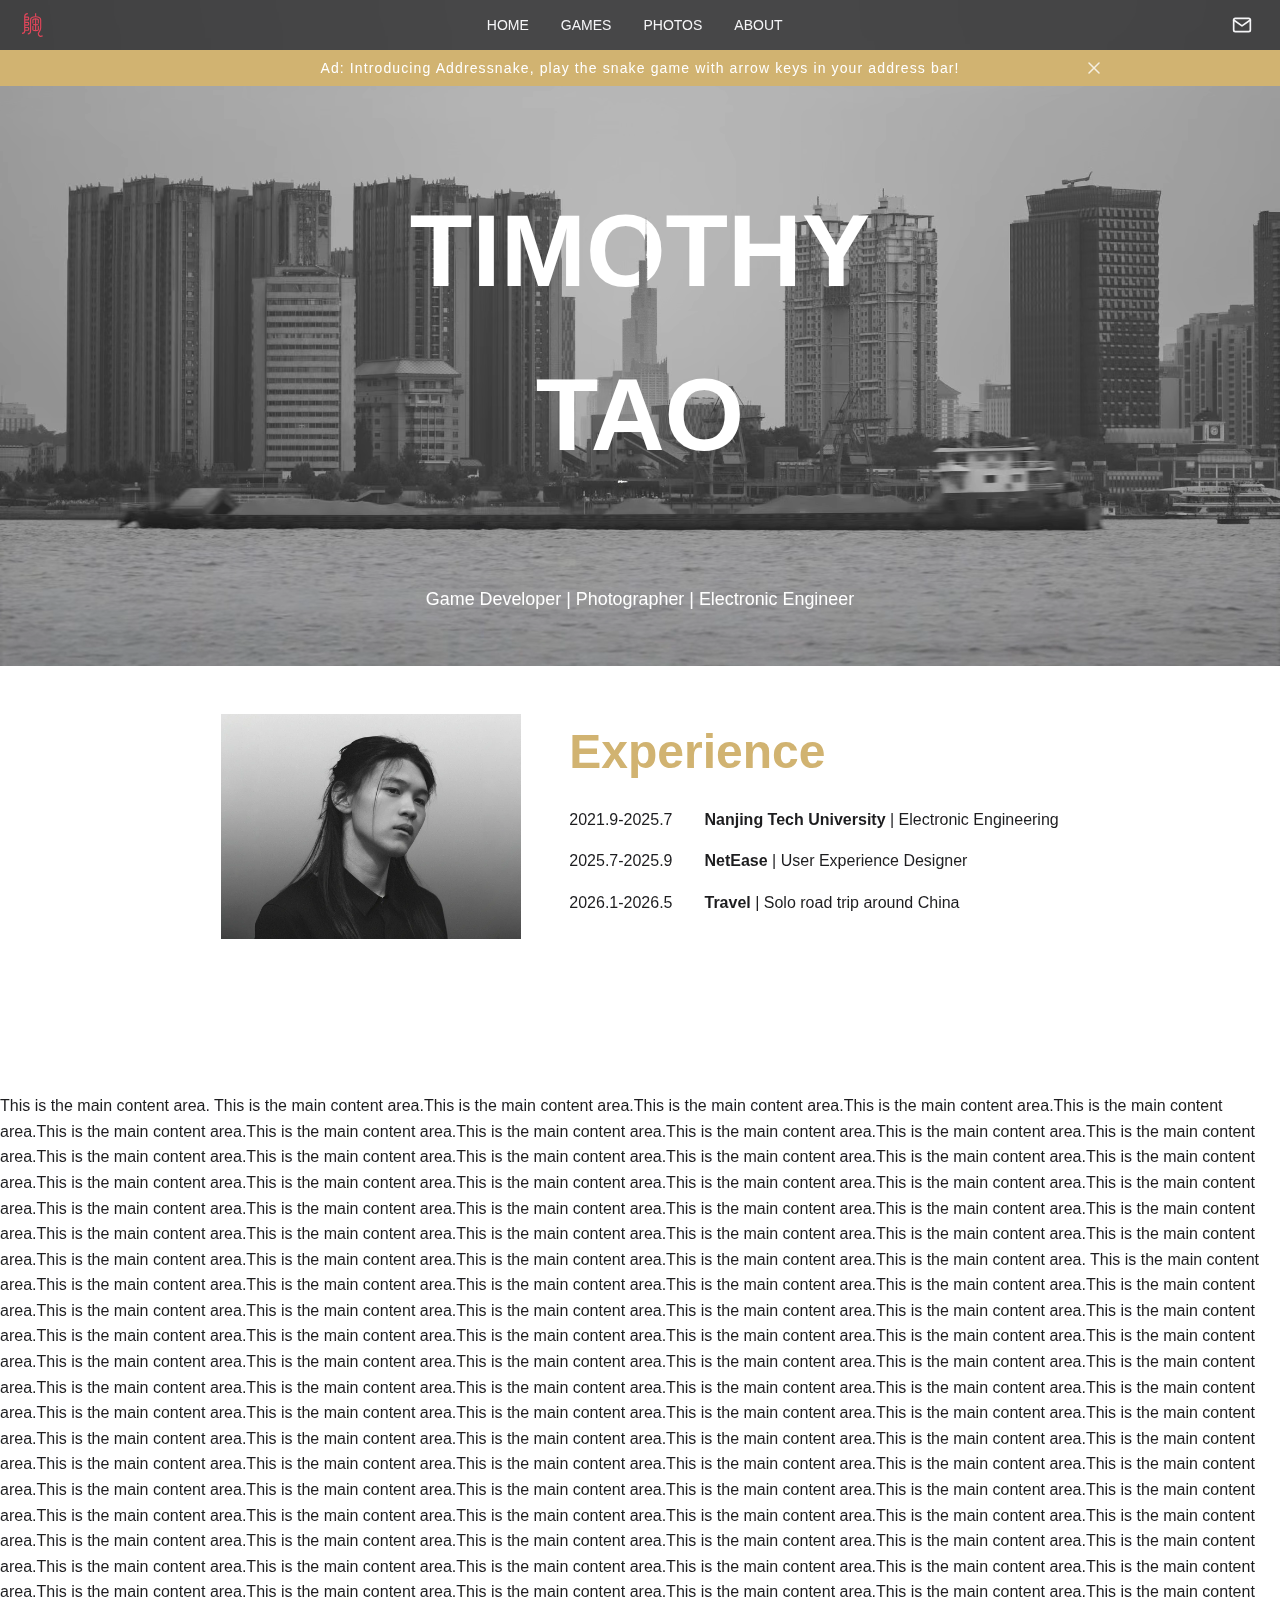
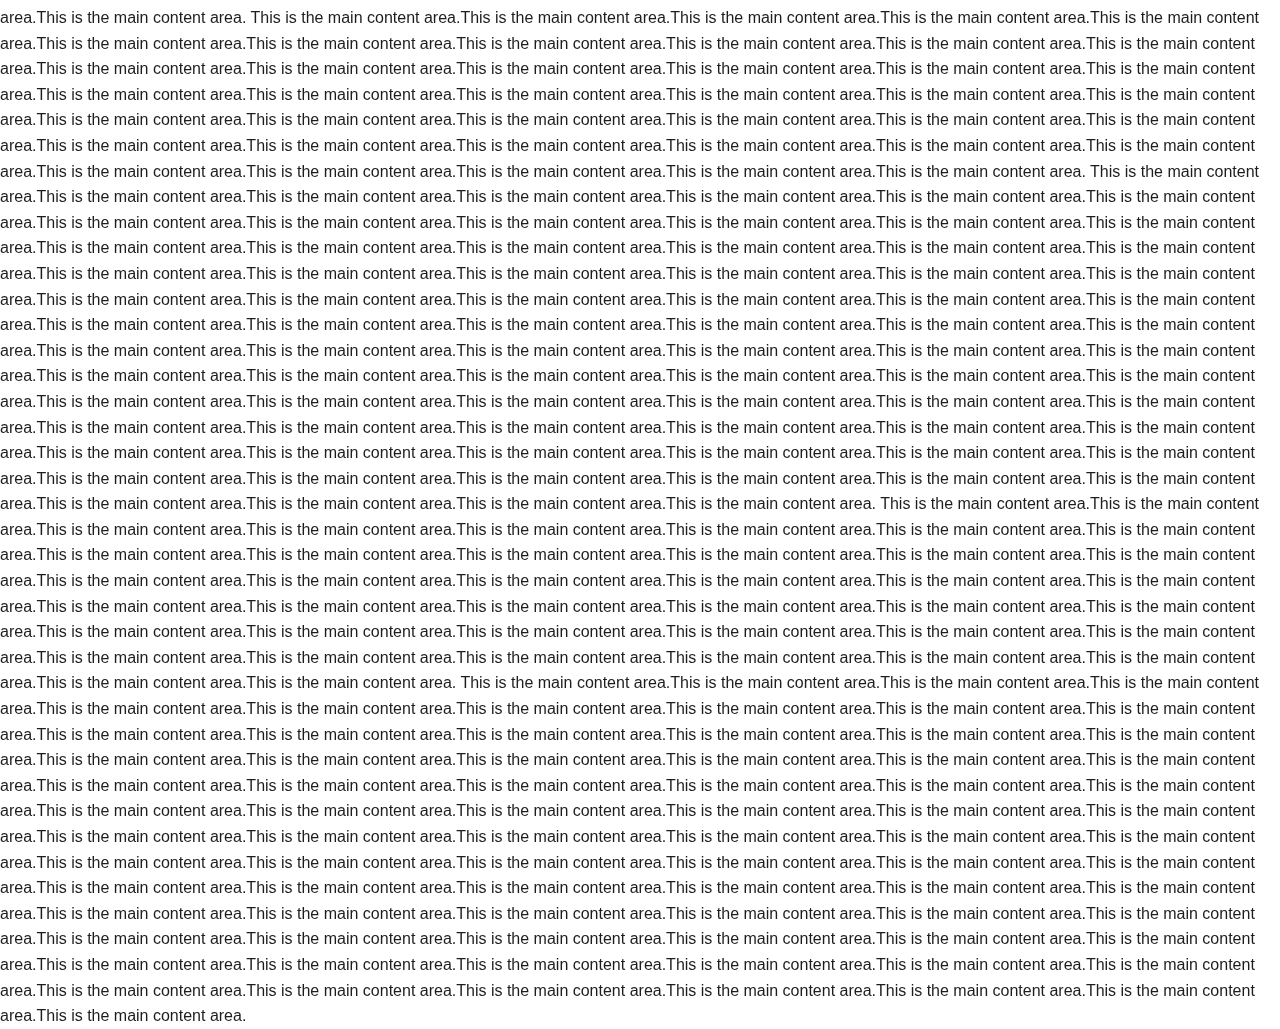
<file: games/tag-valhalla.html>
<!DOCTYPE html>
<html lang="en" data-game-id="tag-valhalla">

<head>
  <meta charset="utf-8">
  <meta name="viewport" content="width=device-width, initial-scale=1.0" />
  <title>Tag Valhalla</title>
  <link rel="icon" href="../images/logo-tao.svg" type="image/svg+xml">
  <link rel="stylesheet" href="../css/style.css">
  <script src="../js/main.js"></script>
  <script src="addressnake.js"></script>
</head>

<body>
  <!--Header-->
  <div class="overlay"></div>
  <header>
    <nav>
      <div class="logo">
        <a href="/"><img src="../images/logo-tao.svg" alt="Logo" style="height: 24px; display: block;"></a>
      </div>
      <ul>
        <li><a href="/">HOME</a></li>
        <li class="has-dropdown">
          <a href="#">GAMES</a>
          <div class="dropdown-menu">
            <div class="dropdown-content">
              <ul class="dropdown-links">
                <li><span class="dropdown-title">Explore Portfolios</span></li>
                <!-- <li><a href="#">Veiw All Games</a></li> -->
                <li><a href="#">Verdant Veil</a></li>
                <li><a href="#">Micro Master</a></li>
                <li><a href="#">Myth Valley</a></li>
                <li><a href="../games/delete-me-not.html">Delete Me Not</a></li>
                <li><a href="../games/tag-valhalla.html">Tag Valhalla</a></li>
              </ul>
            </div>
          </div>
        </li>
        <li class="has-dropdown">
          <a href="#">PHOTOS</a>
          <div class="dropdown-menu">
            <div class="dropdown-content">
              <ul class="dropdown-links">
                <li><span class="dropdown-title">Explore Photos</span></li>
                <li><a href="#">Digital</a></li>
                <li><a href="#">Film</a></li>
              </ul>
            </div>
          </div>
        </li>
        <li><a href="#">ABOUT</a></li>
      </ul>
      <div class="email-icon">
        <a href="mailto:thy20030626@gmail.com" title="Contact me">
          <svg width="20" height="20" viewBox="0 0 24 24" fill="none" xmlns="http://www.w3.org/2000/svg">
            <path d="M4 4H20C21.1 4 22 4.9 22 6V18C22 19.1 21.1 20 20 20H4C2.9 20 2 19.1 2 18V6C2 4.9 2.9 4 4 4Z"
              stroke="currentColor" stroke-width="2" stroke-linecap="round" stroke-linejoin="round" />
            <polyline points="22,6 12,13 2,6" stroke="currentColor" stroke-width="2" stroke-linecap="round"
              stroke-linejoin="round" />
          </svg>
        </a>
      </div>
    </nav>
  </header>

  <!-- Announcement Banner -->
  <div class="announcement-banner" id="announcementBanner">
    <div class="announcement-content">
      <span class="announcement-text">Ad: Introducing Addressnake, play the snake game with arrow keys in your address bar!</span>
      <button class="announcement-close" id="closeAnnouncement" aria-label="Close announcement">
        <svg width="12" height="12" viewBox="0 0 12 12" fill="none" xmlns="http://www.w3.org/2000/svg">
          <path d="M1 1L11 11M1 11L11 1" stroke="currentColor" stroke-width="1.5" stroke-linecap="round" />
        </svg>
      </button>
    </div>

  </div>
  <div class="cover-container">
    <video src="../images/home/cover.webm" autoplay loop muted playsinline style="width: 100%; display: block;"></video>
    <img src="../images/home/zi-feng.webp" class="cover-overlay" alt="Zi Feng">
    <div class="cover-text">
      <h1>TIMOTHY TAO</h1>
      <p>Game Developer | Photographer | Electronic Engineer</p>
    </div>
  </div>
  <div class="about-section">
    <div class="portrait">
      <img src="../images/home/myself.webp" alt="Myself">
    </div>
    <div class="experience">
      <h2>Experience</h2>
      <div class="experience-item">
        <span>2021.9-2025.7</span>
        <span> <b>Nanjing Tech University</b> | Electronic Engineering</span>
      </div>
      <div class="experience-item">
        <span>2025.7-2025.9</span>
        <span> <b>NetEase</b> | User Experience Designer</span>
      </div>
      <div class="experience-item">
        <span>2026.1-2026.5</span>
        <span><b>Travel</b> | Solo road trip around China</span>
      </div>
    </div>
  </div>
  <div class="content-wrapper">
    <p>This is the main content area.
      This is the main content area.This is the main content area.This is the main content area.This is the
      main content area.This is the main content area.This is the main content area.This is the main content
      area.This is the main content area.This is the main content area.This is the main content area.This is
      the main content area.This is the main content area.This is the main content area.This is the main
      content area.This is the main content area.This is the main content area.This is the main content
      area.This is the main content area.This is the main content area.This is the main content area.This is
      the main content area.This is the main content area.This is the main content area.This is the main
      content area.This is the main content area.This is the main content area.This is the main content
      area.This is the main content area.This is the main content area.This is the main content area.This is
      the main content area.This is the main content area.This is the main content area.This is the main
      content area.This is the main content area.This is the main content area.This is the main content
      area.This is the main content area.This is the main content area.This is the main content area. This is
      the main content area.This is the main content area.This is the main content area.This is the main
      content area.This is the main content area.This is the main content area.This is the main content
      area.This is the main content area.This is the main content area.This is the main content area.This is
      the main content area.This is the main content area.This is the main content area.This is the main
      content area.This is the main content area.This is the main content area.This is the main content
      area.This is the main content area.This is the main content area.This is the main content area.This is
      the main content area.This is the main content area.This is the main content area.This is the main
      content area.This is the main content area.This is the main content area.This is the main content
      area.This is the main content area.This is the main content area.This is the main content area.This is
      the main content area.This is the main content area.This is the main content area.This is the main
      content area.This is the main content area.This is the main content area.This is the main content
      area.This is the main content area.This is the main content area.This is the main content area.This is
      the main content area.This is the main content area.This is the main content area.This is the main
      content area.This is the main content area.This is the main content area.This is the main content
      area.This is the main content area.This is the main content area.This is the main content area.This is
      the main content area.This is the main content area.This is the main content area.This is the main
      content area.This is the main content area.This is the main content area.This is the main content
      area.This is the main content area.This is the main content area.This is the main content area.This is
      the main content area.This is the main content area.This is the main content area.This is the main
      content area.This is the main content area.This is the main content area.This is the main content
      area.This is the main content area.This is the main content area.This is the main content area.This is
      the main content area.This is the main content area.This is the main content area.This is the main
      content area.This is the main content area.This is the main content area.This is the main content
      area.This is the main content area.This is the main content area.This is the main content area.
      This is the main content area.This is the main content area.This is the main content area.This is the
      main content area.This is the main content area.This is the main content area.This is the main content
      area.This is the main content area.This is the main content area.This is the main content area.This is
      the main content area.This is the main content area.This is the main content area.This is the main
      content area.This is the main content area.This is the main content area.This is the main content
      area.This is the main content area.This is the main content area.This is the main content area.This is
      the main content area.This is the main content area.This is the main content area.This is the main
      content area.This is the main content area.This is the main content area.This is the main content
      area.This is the main content area.This is the main content area.This is the main content area.This is
      the main content area.This is the main content area.This is the main content area.This is the main
      content area.This is the main content area.This is the main content area.This is the main content
      area.This is the main content area.This is the main content area.This is the main content area. This is
      the main content area.This is the main content area.This is the main content area.This is the main
      content area.This is the main content area.This is the main content area.This is the main content
      area.This is the main content area.This is the main content area.This is the main content area.This is
      the main content area.This is the main content area.This is the main content area.This is the main
      content area.This is the main content area.This is the main content area.This is the main content
      area.This is the main content area.This is the main content area.This is the main content area.This is
      the main content area.This is the main content area.This is the main content area.This is the main
      content area.This is the main content area.This is the main content area.This is the main content
      area.This is the main content area.This is the main content area.This is the main content area.This is
      the main content area.This is the main content area.This is the main content area.This is the main
      content area.This is the main content area.This is the main content area.This is the main content
      area.This is the main content area.This is the main content area.This is the main content area.This is
      the main content area.This is the main content area.This is the main content area.This is the main
      content area.This is the main content area.This is the main content area.This is the main content
      area.This is the main content area.This is the main content area.This is the main content area.This is
      the main content area.This is the main content area.This is the main content area.This is the main
      content area.This is the main content area.This is the main content area.This is the main content
      area.This is the main content area.This is the main content area.This is the main content area.This is
      the main content area.This is the main content area.This is the main content area.This is the main
      content area.This is the main content area.This is the main content area.This is the main content
      area.This is the main content area.This is the main content area.This is the main content area.This is
      the main content area.This is the main content area.This is the main content area.This is the main
      content area.This is the main content area.This is the main content area.This is the main content
      area. This is the main content area.This is the main content area.This is the main content area.This is the
      main content area.This is the main content area.This is the main content area.This is the main content
      area.This is the main content area.This is the main content area.This is the main content area.This is
      the main content area.This is the main content area.This is the main content area.This is the main
      content area.This is the main content area.This is the main content area.This is the main content
      area.This is the main content area.This is the main content area.This is the main content area.This is
      the main content area.This is the main content area.This is the main content area.This is the main
      content area.This is the main content area.This is the main content area.This is the main content
      area.This is the main content area.This is the main content area.This is the main content area.This is
      the main content area.This is the main content area.This is the main content area.This is the main
      content area.This is the main content area.This is the main content area.This is the main content
      area.This is the main content area.This is the main content area.This is the main content area. This is
      the main content area.This is the main content area.This is the main content area.This is the main
      content area.This is the main content area.This is the main content area.This is the main content
      area.This is the main content area.This is the main content area.This is the main content area.This is
      the main content area.This is the main content area.This is the main content area.This is the main
      content area.This is the main content area.This is the main content area.This is the main content
      area.This is the main content area.This is the main content area.This is the main content area.This is
      the main content area.This is the main content area.This is the main content area.This is the main
      content area.This is the main content area.This is the main content area.This is the main content
      area.This is the main content area.This is the main content area.This is the main content area.This is
      the main content area.This is the main content area.This is the main content area.This is the main
      content area.This is the main content area.This is the main content area.This is the main content
      area.This is the main content area.This is the main content area.This is the main content area.This is
      the main content area.This is the main content area.This is the main content area.This is the main
      content area.This is the main content area.This is the main content area.This is the main content
      area.This is the main content area.This is the main content area.This is the main content area.This is
      the main content area.This is the main content area.This is the main content area.This is the main
      content area.This is the main content area.This is the main content area.This is the main content
      area.This is the main content area.This is the main content area.This is the main content area.This is
      the main content area.This is the main content area.This is the main content area.This is the main
      content area.This is the main content area.This is the main content area.This is the main content
      area.This is the main content area.This is the main content area.This is the main content area.This is
      the main content area.This is the main content area.This is the main content area.This is the main
      content area.This is the main content area.This is the main content area.This is the main content
      area.
    </p>
</body>


</html>
</file>
<file: css/style.css>
/* CSS Variables */
:root {
  --color-bg-dark: rgb(29, 29, 31);
  --color-bg-dark-transparent: rgba(29, 29, 31, 0.72);
  --color-text-light: #f5f5f7;
  --color-text-dark: #1d1d1f;
  --color-text-gray: #86868b;
  --color-accent: #D1B371; /*#df465a #ae935e*/
  --color-overlay: rgba(0, 0, 0, 0.4);
  
  --header-height: 50px;
  --announcement-height: 36px;
  --transition-fast: 0.3s ease;
  --transition-normal: 0.5s ease;
  --max-width: 980px;
  --spacing-standard: 20px;
}

/* Base Styles */
* {
  margin: 0;
  padding: 0;
  box-sizing: border-box;
}

body {
  font-family: "Helvetica Neue", Arial, sans-serif;
  line-height: 1.6;
  background: #fff;
  color: var(--color-text-dark);
}

/* Header */
header {
  position: fixed;
  top: 0;
  left: 0;
  width: 100%;
  height: var(--header-height);
  background: var(--color-bg-dark-transparent);
  backdrop-filter: saturate(180%) blur(20px);
  -webkit-backdrop-filter: saturate(180%) blur(20px);
  display: flex;
  justify-content: center;
  align-items: center;
  transition: background var(--transition-normal);
  z-index: 1000;
}

header.solid {
  background: var(--color-bg-dark);
}

header nav {
  display: flex;
  justify-content: space-between;
  align-items: center;
  width: 100%;
  padding: 0 22px;
}

header nav .logo {
  flex-shrink: 0;
  margin-right: 2rem;
}

header nav .email-icon {
  flex-shrink: 0;
  margin-left: 2rem;
}

header nav .email-icon a {
  color: var(--color-text-light);
  text-decoration: none;
  display: flex;
  align-items: center;
  justify-content: center;
  width: 32px;
  height: 32px;
  border-radius: 50%;
  transition: background-color var(--transition-fast), color var(--transition-fast);
}

header nav .email-icon a:hover {
  background-color: rgba(255, 255, 255, 0.1);
  color: var(--color-accent);
}

header nav .email-icon svg {
  width: 20px;
  height: 20px;
}

header nav ul {
  display: flex;
  justify-content: center;
  align-items: center;
  list-style: none;
  flex: 1;
  max-width: var(--max-width);
}

header nav ul li {
  margin: 0 1rem;
}

header nav ul li a {
  color: var(--color-text-light);
  text-decoration: none;
  font-size: 14px;
  transition: color var(--transition-fast);
}

header nav ul li a:hover {
  color: var(--color-accent);
}

/* Announcement Banner */
.announcement-banner {
  position: fixed;
  top: var(--header-height);
  left: 0;
  width: 100%;
  height: var(--announcement-height);
  background: var(--color-accent)/*#0071e3*/;
  color: #fff;
  display: flex;
  justify-content: center;
  align-items: center;
  z-index: 999;
  transition: transform var(--transition-fast), opacity var(--transition-fast);
}

.announcement-banner.hidden {
  transform: translateY(-100%);
  opacity: 0;
  pointer-events: none;
}

.announcement-content {
  display: flex;
  justify-content: center;
  align-items: center;
  width: 100%;
  max-width: var(--max-width);
  padding: 0 22px;
  position: relative;
}

.announcement-text {
  font-size: 14px;
  font-weight: 300;
  letter-spacing: 0.08em;
  text-align: center;
  flex: 1;
}

.announcement-close {
  position: absolute;
  right: 22px;
  background: none;
  border: none;
  color: #fff;
  cursor: pointer;
  padding: 8px;
  display: flex;
  align-items: center;
  justify-content: center;
  border-radius: 50%;
  transition: background-color var(--transition-fast), opacity var(--transition-fast);
  opacity: 0.8;
}

.announcement-close:hover {
  background-color: rgba(255, 255, 255, 0.15);
  opacity: 1;
}

.announcement-close:active {
  background-color: rgba(255, 255, 255, 0.25);
}

/* Adjust content wrapper when announcement is visible */
body.announcement-visible .content-wrapper {
  padding-top: calc(var(--header-height) + var(--announcement-height) + var(--spacing-standard));
}

.content-wrapper {
  padding-top: calc(var(--header-height) + var(--spacing-standard));
  transition: padding-top var(--transition-fast);
}

/* Main Content */
main {
  min-height: 80vh;
}

.cover-container {
  position: relative;
  width: 100%;
  height: 74vh;
  overflow: hidden;
}

.cover-container video {
  width: 100%;
  height: 100%;
  object-fit: cover;
  position: absolute;
  top: 0;
  left: 0;
  z-index: 1;
}

.cover-overlay {
  position: absolute;
  top: 0;
  left: 0;
  width: 100%;
  height: 100%;
  object-fit: cover;
  z-index: 2;
}

.cover-text {
  color: white;
  text-align: center;
  z-index: 1;
}

.cover-text h1 {
  position: absolute;
  top: 50%;
  left: 50%;
  transform: translate(-50%, -50%);
  font-size: 8vw;
  font-weight: extra-bold;
  margin: 0;
  z-index: 1;
  /* text-shadow: 2px 2px 8px rgba(0, 0, 0, 0.7); */
}

.cover-text p {
  position: absolute;
  top: 90%;
  left: 50%;
  transform: translate(-50%, -50%);
  font-size: 1.4vw;
  margin: 0;
  z-index: 1;
}

.about-section {
  display: flex;
  justify-content: center;
  align-items: flex-start;
  gap: 3rem;
  margin: 0 auto;
  padding: 3rem 2rem;
  width: fit-content;
}

.portrait {
  flex-shrink: 0;
  width: 300px;
}

.portrait img {
  width: 100%;
  height: auto;
  display: block;
}

.experience {
  display: flex;
  flex-direction: column;
  width: fit-content;
}

.experience h2 {
  font-size: 3rem;
  font-weight: bold;
  color: var(--color-accent);
  margin-bottom: 1rem;
}

.experience-item {
  display: flex;
  gap: 2rem;
  margin-bottom: 1rem;
  font-size: 1rem;
  line-height: 1.6;
}

/* Footer */
footer {
  text-align: center;
  padding: var(--spacing-standard);
  background: #333;
  color: #fff;
}

/* Overlay */
.overlay {
  position: fixed;
  inset: 0;
  background: var(--color-overlay);
  opacity: 0;
  visibility: hidden;
  transition: opacity var(--transition-normal), visibility 0s var(--transition-normal);
  z-index: 900;
}

.overlay.active {
  opacity: 1;
  visibility: visible;
  transition: opacity var(--transition-normal);
}

/* Dropdown Menu */
.has-dropdown .dropdown-menu {
  position: absolute;
  top: var(--header-height);
  left: 0;
  width: 100%;
  background: var(--color-bg-dark);
  padding: 2rem 0;
  opacity: 0;
  visibility: hidden;
  transform: translateY(-10px);
  transition: opacity var(--transition-normal), transform var(--transition-normal), visibility 0s var(--transition-normal);
  z-index: 950;
}

.has-dropdown.active .dropdown-menu {
  opacity: 1;
  visibility: visible;
  transform: translateY(0);
  transition: opacity var(--transition-normal), transform var(--transition-normal);
}

.has-dropdown.no-transition .dropdown-menu {
  transition: none;
}

.dropdown-content {
  max-width: var(--max-width);
  margin: 0 auto;
  padding: 0 22px;
}

.dropdown-links {
  list-style: none;
  display: flex;
  flex-direction: column;
}

.dropdown-links li {
  margin-bottom: 0.8rem;
}

.dropdown-links .dropdown-title {
  font-size: 12px;
  color: var(--color-text-gray);
  display: block;
  margin-bottom: 0;
}

.dropdown-links a {
  color: var(--color-text-light);
  font-size: 24px;
  font-weight: 600;
  text-decoration: none;
  transition: color var(--transition-fast);
}

.dropdown-links a:hover {
  color: var(--color-accent);
}
</file>
<file: stylesheets/extra.css>
[data-md-color-scheme="spacegray"] {
  --md-primary-fg-color:        #434344;
  --md-primary-fg-color--light: #ECB7B7;
  --md-primary-fg-color--dark:  #90030C;
}
</file>
<file: assets/stylesheets/main.e53b48f4.min.css>
@charset "UTF-8";html{-webkit-text-size-adjust:none;-moz-text-size-adjust:none;text-size-adjust:none;box-sizing:border-box}*,:after,:before{box-sizing:inherit}@media (prefers-reduced-motion){*,:after,:before{transition:none!important}}body{margin:0}a,button,input,label{-webkit-tap-highlight-color:transparent}a{color:inherit;text-decoration:none}hr{border:0;box-sizing:initial;display:block;height:.05rem;overflow:visible;padding:0}small{font-size:80%}sub,sup{line-height:1em}img{border-style:none}table{border-collapse:initial;border-spacing:0}td,th{font-weight:400;vertical-align:top}button{background:#0000;border:0;font-family:inherit;font-size:inherit;margin:0;padding:0}input{border:0;outline:none}:root{--md-primary-fg-color:#4051b5;--md-primary-fg-color--light:#5d6cc0;--md-primary-fg-color--dark:#303fa1;--md-primary-bg-color:#fff;--md-primary-bg-color--light:#ffffffb3;--md-accent-fg-color:#526cfe;--md-accent-fg-color--transparent:#526cfe1a;--md-accent-bg-color:#fff;--md-accent-bg-color--light:#ffffffb3}[data-md-color-scheme=default]{color-scheme:light}[data-md-color-scheme=default] img[src$="#gh-dark-mode-only"],[data-md-color-scheme=default] img[src$="#only-dark"]{display:none}:root,[data-md-color-scheme=default]{--md-hue:225deg;--md-default-fg-color:#000000de;--md-default-fg-color--light:#0000008a;--md-default-fg-color--lighter:#00000052;--md-default-fg-color--lightest:#00000012;--md-default-bg-color:#fff;--md-default-bg-color--light:#ffffffb3;--md-default-bg-color--lighter:#ffffff4d;--md-default-bg-color--lightest:#ffffff1f;--md-code-fg-color:#36464e;--md-code-bg-color:#f5f5f5;--md-code-hl-color:#4287ff;--md-code-hl-color--light:#4287ff1a;--md-code-hl-number-color:#d52a2a;--md-code-hl-special-color:#db1457;--md-code-hl-function-color:#a846b9;--md-code-hl-constant-color:#6e59d9;--md-code-hl-keyword-color:#3f6ec6;--md-code-hl-string-color:#1c7d4d;--md-code-hl-name-color:var(--md-code-fg-color);--md-code-hl-operator-color:var(--md-default-fg-color--light);--md-code-hl-punctuation-color:var(--md-default-fg-color--light);--md-code-hl-comment-color:var(--md-default-fg-color--light);--md-code-hl-generic-color:var(--md-default-fg-color--light);--md-code-hl-variable-color:var(--md-default-fg-color--light);--md-typeset-color:var(--md-default-fg-color);--md-typeset-a-color:var(--md-primary-fg-color);--md-typeset-del-color:#f5503d26;--md-typeset-ins-color:#0bd57026;--md-typeset-kbd-color:#fafafa;--md-typeset-kbd-accent-color:#fff;--md-typeset-kbd-border-color:#b8b8b8;--md-typeset-mark-color:#ffff0080;--md-typeset-table-color:#0000001f;--md-typeset-table-color--light:rgba(0,0,0,.035);--md-admonition-fg-color:var(--md-default-fg-color);--md-admonition-bg-color:var(--md-default-bg-color);--md-warning-fg-color:#000000de;--md-warning-bg-color:#ff9;--md-footer-fg-color:#fff;--md-footer-fg-color--light:#ffffffb3;--md-footer-fg-color--lighter:#ffffff73;--md-footer-bg-color:#000000de;--md-footer-bg-color--dark:#00000052;--md-shadow-z1:0 0.2rem 0.5rem #0000000d,0 0 0.05rem #0000001a;--md-shadow-z2:0 0.2rem 0.5rem #0000001a,0 0 0.05rem #00000040;--md-shadow-z3:0 0.2rem 0.5rem #0003,0 0 0.05rem #00000059}.md-icon svg{fill:currentcolor;display:block;height:1.2rem;width:1.2rem}body{-webkit-font-smoothing:antialiased;-moz-osx-font-smoothing:grayscale;--md-text-font-family:var(--md-text-font,_),-apple-system,BlinkMacSystemFont,Helvetica,Arial,sans-serif;--md-code-font-family:var(--md-code-font,_),SFMono-Regular,Consolas,Menlo,monospace}aside,body,input{font-feature-settings:"kern","liga";color:var(--md-typeset-color);font-family:var(--md-text-font-family)}code,kbd,pre{font-feature-settings:"kern";font-family:var(--md-code-font-family)}:root{--md-typeset-table-sort-icon:url('data:image/svg+xml;charset=utf-8,<svg xmlns="http://www.w3.org/2000/svg" viewBox="0 0 24 24"><path d="m18 21-4-4h3V7h-3l4-4 4 4h-3v10h3M2 19v-2h10v2M2 13v-2h7v2M2 7V5h4v2z"/></svg>');--md-typeset-table-sort-icon--asc:url('data:image/svg+xml;charset=utf-8,<svg xmlns="http://www.w3.org/2000/svg" viewBox="0 0 24 24"><path d="M19 17h3l-4 4-4-4h3V3h2M2 17h10v2H2M6 5v2H2V5m0 6h7v2H2z"/></svg>');--md-typeset-table-sort-icon--desc:url('data:image/svg+xml;charset=utf-8,<svg xmlns="http://www.w3.org/2000/svg" viewBox="0 0 24 24"><path d="M19 7h3l-4-4-4 4h3v14h2M2 17h10v2H2M6 5v2H2V5m0 6h7v2H2z"/></svg>')}.md-typeset{-webkit-print-color-adjust:exact;color-adjust:exact;font-size:.8rem;line-height:1.6;overflow-wrap:break-word}@media print{.md-typeset{font-size:.68rem}}.md-typeset blockquote,.md-typeset dl,.md-typeset figure,.md-typeset ol,.md-typeset pre,.md-typeset ul{margin-bottom:1em;margin-top:1em}.md-typeset h1{color:var(--md-default-fg-color--light);font-size:2em;line-height:1.3;margin:0 0 1.25em}.md-typeset h1,.md-typeset h2{font-weight:300;letter-spacing:-.01em}.md-typeset h2{font-size:1.5625em;line-height:1.4;margin:1.6em 0 .64em}.md-typeset h3{font-size:1.25em;font-weight:400;letter-spacing:-.01em;line-height:1.5;margin:1.6em 0 .8em}.md-typeset h2+h3{margin-top:.8em}.md-typeset h4{font-weight:700;letter-spacing:-.01em;margin:1em 0}.md-typeset h5,.md-typeset h6{color:var(--md-default-fg-color--light);font-size:.8em;font-weight:700;letter-spacing:-.01em;margin:1.25em 0}.md-typeset h5{text-transform:uppercase}.md-typeset h5 code{text-transform:none}.md-typeset hr{border-bottom:.05rem solid var(--md-default-fg-color--lightest);display:flow-root;margin:1.5em 0}.md-typeset a{color:var(--md-typeset-a-color);word-break:break-word}.md-typeset a,.md-typeset a:before{transition:color 125ms}.md-typeset a:focus,.md-typeset a:hover{color:var(--md-accent-fg-color)}.md-typeset a:focus code,.md-typeset a:hover code{background-color:var(--md-accent-fg-color--transparent)}.md-typeset a code{color:currentcolor;transition:background-color 125ms}.md-typeset a.focus-visible{outline-color:var(--md-accent-fg-color);outline-offset:.2rem}.md-typeset code,.md-typeset kbd,.md-typeset pre{color:var(--md-code-fg-color);direction:ltr;font-variant-ligatures:none}@media print{.md-typeset code,.md-typeset kbd,.md-typeset pre{white-space:pre-wrap}}.md-typeset code{background-color:var(--md-code-bg-color);border-radius:.1rem;-webkit-box-decoration-break:clone;box-decoration-break:clone;font-size:.85em;padding:0 .2941176471em;word-break:break-word}.md-typeset code:not(.focus-visible){-webkit-tap-highlight-color:transparent;outline:none}.md-typeset pre{display:flow-root;line-height:1.4;position:relative}.md-typeset pre>code{-webkit-box-decoration-break:slice;box-decoration-break:slice;box-shadow:none;display:block;margin:0;outline-color:var(--md-accent-fg-color);overflow:auto;padding:.7720588235em 1.1764705882em;scrollbar-color:var(--md-default-fg-color--lighter) #0000;scrollbar-width:thin;touch-action:auto;word-break:normal}.md-typeset pre>code:hover{scrollbar-color:var(--md-accent-fg-color) #0000}.md-typeset pre>code::-webkit-scrollbar{height:.2rem;width:.2rem}.md-typeset pre>code::-webkit-scrollbar-thumb{background-color:var(--md-default-fg-color--lighter)}.md-typeset pre>code::-webkit-scrollbar-thumb:hover{background-color:var(--md-accent-fg-color)}.md-typeset kbd{background-color:var(--md-typeset-kbd-color);border-radius:.1rem;box-shadow:0 .1rem 0 .05rem var(--md-typeset-kbd-border-color),0 .1rem 0 var(--md-typeset-kbd-border-color),0 -.1rem .2rem var(--md-typeset-kbd-accent-color) inset;color:var(--md-default-fg-color);display:inline-block;font-size:.75em;padding:0 .6666666667em;vertical-align:text-top;word-break:break-word}.md-typeset mark{background-color:var(--md-typeset-mark-color);-webkit-box-decoration-break:clone;box-decoration-break:clone;color:inherit;word-break:break-word}.md-typeset abbr{border-bottom:.05rem dotted var(--md-default-fg-color--light);cursor:help;text-decoration:none}.md-typeset small{opacity:.75}[dir=ltr] .md-typeset sub,[dir=ltr] .md-typeset sup{margin-left:.078125em}[dir=rtl] .md-typeset sub,[dir=rtl] .md-typeset sup{margin-right:.078125em}[dir=ltr] .md-typeset blockquote{padding-left:.6rem}[dir=rtl] .md-typeset blockquote{padding-right:.6rem}[dir=ltr] .md-typeset blockquote{border-left:.2rem solid var(--md-default-fg-color--lighter)}[dir=rtl] .md-typeset blockquote{border-right:.2rem solid var(--md-default-fg-color--lighter)}.md-typeset blockquote{color:var(--md-default-fg-color--light);margin-left:0;margin-right:0}.md-typeset ul{list-style-type:disc}.md-typeset ul[type]{list-style-type:revert-layer}[dir=ltr] .md-typeset ol,[dir=ltr] .md-typeset ul{margin-left:.625em}[dir=rtl] .md-typeset ol,[dir=rtl] .md-typeset ul{margin-right:.625em}.md-typeset ol,.md-typeset ul{padding:0}.md-typeset ol:not([hidden]),.md-typeset ul:not([hidden]){display:flow-root}.md-typeset ol ol,.md-typeset ul ol{list-style-type:lower-alpha}.md-typeset ol ol ol,.md-typeset ul ol ol{list-style-type:lower-roman}.md-typeset ol ol ol ol,.md-typeset ul ol ol ol{list-style-type:upper-alpha}.md-typeset ol ol ol ol ol,.md-typeset ul ol ol ol ol{list-style-type:upper-roman}.md-typeset ol[type],.md-typeset ul[type]{list-style-type:revert-layer}[dir=ltr] .md-typeset ol li,[dir=ltr] .md-typeset ul li{margin-left:1.25em}[dir=rtl] .md-typeset ol li,[dir=rtl] .md-typeset ul li{margin-right:1.25em}.md-typeset ol li,.md-typeset ul li{margin-bottom:.5em}.md-typeset ol li blockquote,.md-typeset ol li p,.md-typeset ul li blockquote,.md-typeset ul li p{margin:.5em 0}.md-typeset ol li:last-child,.md-typeset ul li:last-child{margin-bottom:0}[dir=ltr] .md-typeset ol li ol,[dir=ltr] .md-typeset ol li ul,[dir=ltr] .md-typeset ul li ol,[dir=ltr] .md-typeset ul li ul{margin-left:.625em}[dir=rtl] .md-typeset ol li ol,[dir=rtl] .md-typeset ol li ul,[dir=rtl] .md-typeset ul li ol,[dir=rtl] .md-typeset ul li ul{margin-right:.625em}.md-typeset ol li ol,.md-typeset ol li ul,.md-typeset ul li ol,.md-typeset ul li ul{margin-bottom:.5em;margin-top:.5em}[dir=ltr] .md-typeset dd{margin-left:1.875em}[dir=rtl] .md-typeset dd{margin-right:1.875em}.md-typeset dd{margin-bottom:1.5em;margin-top:1em}.md-typeset img,.md-typeset svg,.md-typeset video{height:auto;max-width:100%}.md-typeset img[align=left]{margin:1em 1em 1em 0}.md-typeset img[align=right]{margin:1em 0 1em 1em}.md-typeset img[align]:only-child{margin-top:0}.md-typeset figure{display:flow-root;margin:1em auto;max-width:100%;text-align:center;width:-moz-fit-content;width:fit-content}.md-typeset figure img{display:block;margin:0 auto}.md-typeset figcaption{font-style:italic;margin:1em auto;max-width:24rem}.md-typeset iframe{max-width:100%}.md-typeset table:not([class]){background-color:var(--md-default-bg-color);border:.05rem solid var(--md-typeset-table-color);border-radius:.1rem;display:inline-block;font-size:.64rem;max-width:100%;overflow:auto;touch-action:auto}@media print{.md-typeset table:not([class]){display:table}}.md-typeset table:not([class])+*{margin-top:1.5em}.md-typeset table:not([class]) td>:first-child,.md-typeset table:not([class]) th>:first-child{margin-top:0}.md-typeset table:not([class]) td>:last-child,.md-typeset table:not([class]) th>:last-child{margin-bottom:0}.md-typeset table:not([class]) td:not([align]),.md-typeset table:not([class]) th:not([align]){text-align:left}[dir=rtl] .md-typeset table:not([class]) td:not([align]),[dir=rtl] .md-typeset table:not([class]) th:not([align]){text-align:right}.md-typeset table:not([class]) th{font-weight:700;min-width:5rem;padding:.9375em 1.25em;vertical-align:top}.md-typeset table:not([class]) td{border-top:.05rem solid var(--md-typeset-table-color);padding:.9375em 1.25em;vertical-align:top}.md-typeset table:not([class]) tbody tr{transition:background-color 125ms}.md-typeset table:not([class]) tbody tr:hover{background-color:var(--md-typeset-table-color--light);box-shadow:0 .05rem 0 var(--md-default-bg-color) inset}.md-typeset table:not([class]) a{word-break:normal}.md-typeset table th[role=columnheader]{cursor:pointer}[dir=ltr] .md-typeset table th[role=columnheader]:after{margin-left:.5em}[dir=rtl] .md-typeset table th[role=columnheader]:after{margin-right:.5em}.md-typeset table th[role=columnheader]:after{content:"";display:inline-block;height:1.2em;-webkit-mask-image:var(--md-typeset-table-sort-icon);mask-image:var(--md-typeset-table-sort-icon);-webkit-mask-repeat:no-repeat;mask-repeat:no-repeat;-webkit-mask-size:contain;mask-size:contain;transition:background-color 125ms;vertical-align:text-bottom;width:1.2em}.md-typeset table th[role=columnheader]:hover:after{background-color:var(--md-default-fg-color--lighter)}.md-typeset table th[role=columnheader][aria-sort=ascending]:after{background-color:var(--md-default-fg-color--light);-webkit-mask-image:var(--md-typeset-table-sort-icon--asc);mask-image:var(--md-typeset-table-sort-icon--asc)}.md-typeset table th[role=columnheader][aria-sort=descending]:after{background-color:var(--md-default-fg-color--light);-webkit-mask-image:var(--md-typeset-table-sort-icon--desc);mask-image:var(--md-typeset-table-sort-icon--desc)}.md-typeset__scrollwrap{margin:1em -.8rem;overflow-x:auto;touch-action:auto}.md-typeset__table{display:inline-block;margin-bottom:.5em;padding:0 .8rem}@media print{.md-typeset__table{display:block}}html .md-typeset__table table{display:table;margin:0;overflow:hidden;width:100%}@media screen and (max-width:44.984375em){.md-content__inner>pre{margin:1em -.8rem}.md-content__inner>pre code{border-radius:0}}.md-typeset .md-author{border-radius:100%;display:block;flex-shrink:0;height:1.6rem;overflow:hidden;position:relative;transition:color 125ms,transform 125ms;width:1.6rem}.md-typeset .md-author img{display:block}.md-typeset .md-author--more{background:var(--md-default-fg-color--lightest);color:var(--md-default-fg-color--lighter);font-size:.6rem;font-weight:700;line-height:1.6rem;text-align:center}.md-typeset .md-author--long{height:2.4rem;width:2.4rem}.md-typeset a.md-author{transform:scale(1)}.md-typeset a.md-author img{border-radius:100%;filter:grayscale(100%) opacity(75%);transition:filter 125ms}.md-typeset a.md-author:focus,.md-typeset a.md-author:hover{transform:scale(1.1);z-index:1}.md-typeset a.md-author:focus img,.md-typeset a.md-author:hover img{filter:grayscale(0)}.md-banner{background-color:var(--md-footer-bg-color);color:var(--md-footer-fg-color);overflow:auto}@media print{.md-banner{display:none}}.md-banner--warning{background-color:var(--md-warning-bg-color);color:var(--md-warning-fg-color)}.md-banner__inner{font-size:.7rem;margin:.6rem auto;padding:0 .8rem}[dir=ltr] .md-banner__button{float:right}[dir=rtl] .md-banner__button{float:left}.md-banner__button{color:inherit;cursor:pointer;transition:opacity .25s}.no-js .md-banner__button{display:none}.md-banner__button:hover{opacity:.7}html{font-size:125%;height:100%;overflow-x:hidden}@media screen and (min-width:100em){html{font-size:137.5%}}@media screen and (min-width:125em){html{font-size:150%}}body{background-color:var(--md-default-bg-color);display:flex;flex-direction:column;font-size:.5rem;min-height:100%;position:relative;width:100%}@media print{body{display:block}}@media screen and (max-width:59.984375em){body[data-md-scrolllock]{position:fixed}}.md-grid{margin-left:auto;margin-right:auto;max-width:61rem}.md-container{display:flex;flex-direction:column;flex-grow:1}@media print{.md-container{display:block}}.md-main{flex-grow:1}.md-main__inner{display:flex;height:100%;margin-top:1.5rem}.md-ellipsis{overflow:hidden;text-overflow:ellipsis}.md-toggle{display:none}.md-option{height:0;opacity:0;position:absolute;width:0}.md-option:checked+label:not([hidden]){display:block}.md-option.focus-visible+label{outline-color:var(--md-accent-fg-color);outline-style:auto}.md-skip{background-color:var(--md-default-fg-color);border-radius:.1rem;color:var(--md-default-bg-color);font-size:.64rem;margin:.5rem;opacity:0;outline-color:var(--md-accent-fg-color);padding:.3rem .5rem;position:fixed;transform:translateY(.4rem);z-index:-1}.md-skip:focus{opacity:1;transform:translateY(0);transition:transform .25s cubic-bezier(.4,0,.2,1),opacity 175ms 75ms;z-index:10}@page{margin:25mm}:root{--md-clipboard-icon:url('data:image/svg+xml;charset=utf-8,<svg xmlns="http://www.w3.org/2000/svg" viewBox="0 0 24 24"><path d="M19 21H8V7h11m0-2H8a2 2 0 0 0-2 2v14a2 2 0 0 0 2 2h11a2 2 0 0 0 2-2V7a2 2 0 0 0-2-2m-3-4H4a2 2 0 0 0-2 2v14h2V3h12z"/></svg>')}.md-clipboard{border-radius:.1rem;color:var(--md-default-fg-color--lightest);cursor:pointer;height:1.5em;outline-color:var(--md-accent-fg-color);outline-offset:.1rem;position:absolute;right:.5em;top:.5em;transition:color .25s;width:1.5em;z-index:1}@media print{.md-clipboard{display:none}}.md-clipboard:not(.focus-visible){-webkit-tap-highlight-color:transparent;outline:none}:hover>.md-clipboard{color:var(--md-default-fg-color--light)}.md-clipboard:focus,.md-clipboard:hover{color:var(--md-accent-fg-color)}.md-clipboard:after{background-color:currentcolor;content:"";display:block;height:1.125em;margin:0 auto;-webkit-mask-image:var(--md-clipboard-icon);mask-image:var(--md-clipboard-icon);-webkit-mask-position:center;mask-position:center;-webkit-mask-repeat:no-repeat;mask-repeat:no-repeat;-webkit-mask-size:contain;mask-size:contain;width:1.125em}.md-clipboard--inline{cursor:pointer}.md-clipboard--inline code{transition:color .25s,background-color .25s}.md-clipboard--inline:focus code,.md-clipboard--inline:hover code{background-color:var(--md-accent-fg-color--transparent);color:var(--md-accent-fg-color)}.md-typeset .md-code__content{display:grid}@keyframes consent{0%{opacity:0;transform:translateY(100%)}to{opacity:1;transform:translateY(0)}}@keyframes overlay{0%{opacity:0}to{opacity:1}}.md-consent__overlay{animation:overlay .25s both;-webkit-backdrop-filter:blur(.1rem);backdrop-filter:blur(.1rem);background-color:#0000008a;height:100%;opacity:1;position:fixed;top:0;width:100%;z-index:5}.md-consent__inner{animation:consent .5s cubic-bezier(.1,.7,.1,1) both;background-color:var(--md-default-bg-color);border:0;border-radius:.1rem;bottom:0;box-shadow:0 0 .2rem #0000001a,0 .2rem .4rem #0003;max-height:100%;overflow:auto;padding:0;position:fixed;width:100%;z-index:5}.md-consent__form{padding:.8rem}.md-consent__settings{display:none;margin:1em 0}input:checked+.md-consent__settings{display:block}.md-consent__controls{margin-bottom:.8rem}.md-typeset .md-consent__controls .md-button{display:inline}@media screen and (max-width:44.984375em){.md-typeset .md-consent__controls .md-button{display:block;margin-top:.4rem;text-align:center;width:100%}}.md-consent label{cursor:pointer}.md-content{flex-grow:1;min-width:0}.md-content__inner{margin:0 .8rem 1.2rem;padding-top:.6rem}@media screen and (min-width:76.25em){[dir=ltr] .md-sidebar--primary:not([hidden])~.md-content>.md-content__inner{margin-left:1.2rem}[dir=ltr] .md-sidebar--secondary:not([hidden])~.md-content>.md-content__inner,[dir=rtl] .md-sidebar--primary:not([hidden])~.md-content>.md-content__inner{margin-right:1.2rem}[dir=rtl] .md-sidebar--secondary:not([hidden])~.md-content>.md-content__inner{margin-left:1.2rem}}.md-content__inner:before{content:"";display:block;height:.4rem}.md-content__inner>:last-child{margin-bottom:0}[dir=ltr] .md-content__button{float:right}[dir=rtl] .md-content__button{float:left}[dir=ltr] .md-content__button{margin-left:.4rem}[dir=rtl] .md-content__button{margin-right:.4rem}.md-content__button{margin:.4rem 0;padding:0}@media print{.md-content__button{display:none}}.md-typeset .md-content__button{color:var(--md-default-fg-color--lighter)}.md-content__button svg{display:inline;vertical-align:top}[dir=rtl] .md-content__button svg{transform:scaleX(-1)}[dir=ltr] .md-dialog{right:.8rem}[dir=rtl] .md-dialog{left:.8rem}.md-dialog{background-color:var(--md-default-fg-color);border-radius:.1rem;bottom:.8rem;box-shadow:var(--md-shadow-z3);min-width:11.1rem;opacity:0;padding:.4rem .6rem;pointer-events:none;position:fixed;transform:translateY(100%);transition:transform 0ms .4s,opacity .4s;z-index:4}@media print{.md-dialog{display:none}}.md-dialog--active{opacity:1;pointer-events:auto;transform:translateY(0);transition:transform .4s cubic-bezier(.075,.85,.175,1),opacity .4s}.md-dialog__inner{color:var(--md-default-bg-color);font-size:.7rem}.md-feedback{margin:2em 0 1em;text-align:center}.md-feedback fieldset{border:none;margin:0;padding:0}.md-feedback__title{font-weight:700;margin:1em auto}.md-feedback__inner{position:relative}.md-feedback__list{display:flex;flex-wrap:wrap;place-content:baseline center;position:relative}.md-feedback__list:hover .md-icon:not(:disabled){color:var(--md-default-fg-color--lighter)}:disabled .md-feedback__list{min-height:1.8rem}.md-feedback__icon{color:var(--md-default-fg-color--light);cursor:pointer;flex-shrink:0;margin:0 .1rem;transition:color 125ms}.md-feedback__icon:not(:disabled).md-icon:hover{color:var(--md-accent-fg-color)}.md-feedback__icon:disabled{color:var(--md-default-fg-color--lightest);pointer-events:none}.md-feedback__note{opacity:0;position:relative;transform:translateY(.4rem);transition:transform .4s cubic-bezier(.1,.7,.1,1),opacity .15s}.md-feedback__note>*{margin:0 auto;max-width:16rem}:disabled .md-feedback__note{opacity:1;transform:translateY(0)}@media print{.md-feedback{display:none}}.md-footer{background-color:var(--md-footer-bg-color);color:var(--md-footer-fg-color)}@media print{.md-footer{display:none}}.md-footer__inner{justify-content:space-between;overflow:auto;padding:.2rem}.md-footer__inner:not([hidden]){display:flex}.md-footer__link{align-items:end;display:flex;flex-grow:0.01;margin-bottom:.4rem;margin-top:1rem;max-width:100%;outline-color:var(--md-accent-fg-color);overflow:hidden;transition:opacity .25s}.md-footer__link:focus,.md-footer__link:hover{opacity:.7}[dir=rtl] .md-footer__link svg{transform:scaleX(-1)}@media screen and (max-width:44.984375em){.md-footer__link--prev{flex-shrink:0}.md-footer__link--prev .md-footer__title{display:none}}[dir=ltr] .md-footer__link--next{margin-left:auto}[dir=rtl] .md-footer__link--next{margin-right:auto}.md-footer__link--next{text-align:right}[dir=rtl] .md-footer__link--next{text-align:left}.md-footer__title{flex-grow:1;font-size:.9rem;margin-bottom:.7rem;max-width:calc(100% - 2.4rem);padding:0 1rem;white-space:nowrap}.md-footer__button{margin:.2rem;padding:.4rem}.md-footer__direction{font-size:.64rem;opacity:.7}.md-footer-meta{background-color:var(--md-footer-bg-color--dark)}.md-footer-meta__inner{display:flex;flex-wrap:wrap;justify-content:space-between;padding:.2rem}html .md-footer-meta.md-typeset a{color:var(--md-footer-fg-color--light)}html .md-footer-meta.md-typeset a:focus,html .md-footer-meta.md-typeset a:hover{color:var(--md-footer-fg-color)}.md-copyright{color:var(--md-footer-fg-color--lighter);font-size:.64rem;margin:auto .6rem;padding:.4rem 0;width:100%}@media screen and (min-width:45em){.md-copyright{width:auto}}.md-copyright__highlight{color:var(--md-footer-fg-color--light)}.md-social{display:inline-flex;gap:.2rem;margin:0 .4rem;padding:.2rem 0 .6rem}@media screen and (min-width:45em){.md-social{padding:.6rem 0}}.md-social__link{display:inline-block;height:1.6rem;text-align:center;width:1.6rem}.md-social__link:before{line-height:1.9}.md-social__link svg{fill:currentcolor;max-height:.8rem;vertical-align:-25%}.md-typeset .md-button{border:.1rem solid;border-radius:.1rem;color:var(--md-primary-fg-color);cursor:pointer;display:inline-block;font-weight:700;padding:.625em 2em;transition:color 125ms,background-color 125ms,border-color 125ms}.md-typeset .md-button--primary{background-color:var(--md-primary-fg-color);border-color:var(--md-primary-fg-color);color:var(--md-primary-bg-color)}.md-typeset .md-button:focus,.md-typeset .md-button:hover{background-color:var(--md-accent-fg-color);border-color:var(--md-accent-fg-color);color:var(--md-accent-bg-color)}[dir=ltr] .md-typeset .md-input{border-top-left-radius:.1rem}[dir=ltr] .md-typeset .md-input,[dir=rtl] .md-typeset .md-input{border-top-right-radius:.1rem}[dir=rtl] .md-typeset .md-input{border-top-left-radius:.1rem}.md-typeset .md-input{border-bottom:.1rem solid var(--md-default-fg-color--lighter);box-shadow:var(--md-shadow-z1);font-size:.8rem;height:1.8rem;padding:0 .6rem;transition:border .25s,box-shadow .25s}.md-typeset .md-input:focus,.md-typeset .md-input:hover{border-bottom-color:var(--md-accent-fg-color);box-shadow:var(--md-shadow-z2)}.md-typeset .md-input--stretch{width:100%}.md-header{background-color:var(--md-primary-fg-color);box-shadow:0 0 .2rem #0000,0 .2rem .4rem #0000;color:var(--md-primary-bg-color);display:block;left:0;position:sticky;right:0;top:0;z-index:4}@media print{.md-header{display:none}}.md-header[hidden]{transform:translateY(-100%);transition:transform .25s cubic-bezier(.8,0,.6,1),box-shadow .25s}.md-header--shadow{box-shadow:0 0 .2rem #0000001a,0 .2rem .4rem #0003;transition:transform .25s cubic-bezier(.1,.7,.1,1),box-shadow .25s}.md-header__inner{align-items:center;display:flex;padding:0 .2rem}.md-header__button{color:currentcolor;cursor:pointer;margin:.2rem;outline-color:var(--md-accent-fg-color);padding:.4rem;position:relative;transition:opacity .25s;vertical-align:middle;z-index:1}.md-header__button:hover{opacity:.7}.md-header__button:not([hidden]){display:inline-block}.md-header__button:not(.focus-visible){-webkit-tap-highlight-color:transparent;outline:none}.md-header__button.md-logo{margin:.2rem;padding:.4rem}@media screen and (max-width:76.234375em){.md-header__button.md-logo{display:none}}.md-header__button.md-logo img,.md-header__button.md-logo svg{fill:currentcolor;display:block;height:1.2rem;width:auto}@media screen and (min-width:60em){.md-header__button[for=__search]{display:none}}.no-js .md-header__button[for=__search]{display:none}[dir=rtl] .md-header__button[for=__search] svg{transform:scaleX(-1)}@media screen and (min-width:76.25em){.md-header__button[for=__drawer]{display:none}}.md-header__topic{display:flex;max-width:100%;position:absolute;transition:transform .4s cubic-bezier(.1,.7,.1,1),opacity .15s;white-space:nowrap}.md-header__topic+.md-header__topic{opacity:0;pointer-events:none;transform:translateX(1.25rem);transition:transform .4s cubic-bezier(1,.7,.1,.1),opacity .15s;z-index:-1}[dir=rtl] .md-header__topic+.md-header__topic{transform:translateX(-1.25rem)}.md-header__topic:first-child{font-weight:700}[dir=ltr] .md-header__title{margin-left:1rem;margin-right:.4rem}[dir=rtl] .md-header__title{margin-left:.4rem;margin-right:1rem}.md-header__title{flex-grow:1;font-size:.9rem;height:2.4rem;line-height:2.4rem}.md-header__title--active .md-header__topic{opacity:0;pointer-events:none;transform:translateX(-1.25rem);transition:transform .4s cubic-bezier(1,.7,.1,.1),opacity .15s;z-index:-1}[dir=rtl] .md-header__title--active .md-header__topic{transform:translateX(1.25rem)}.md-header__title--active .md-header__topic+.md-header__topic{opacity:1;pointer-events:auto;transform:translateX(0);transition:transform .4s cubic-bezier(.1,.7,.1,1),opacity .15s;z-index:0}.md-header__title>.md-header__ellipsis{height:100%;position:relative;width:100%}.md-header__option{display:flex;flex-shrink:0;max-width:100%;transition:max-width 0ms .25s,opacity .25s .25s;white-space:nowrap}[data-md-toggle=search]:checked~.md-header .md-header__option{max-width:0;opacity:0;transition:max-width 0ms,opacity 0ms}.md-header__option>input{bottom:0}.md-header__source{display:none}@media screen and (min-width:60em){[dir=ltr] .md-header__source{margin-left:1rem}[dir=rtl] .md-header__source{margin-right:1rem}.md-header__source{display:block;max-width:11.7rem;width:11.7rem}}@media screen and (min-width:76.25em){[dir=ltr] .md-header__source{margin-left:1.4rem}[dir=rtl] .md-header__source{margin-right:1.4rem}}.md-meta{color:var(--md-default-fg-color--light);font-size:.7rem;line-height:1.3}.md-meta__list{display:inline-flex;flex-wrap:wrap;list-style:none;margin:0;padding:0}.md-meta__item:not(:last-child):after{content:"·";margin-left:.2rem;margin-right:.2rem}.md-meta__link{color:var(--md-typeset-a-color)}.md-meta__link:focus,.md-meta__link:hover{color:var(--md-accent-fg-color)}.md-draft{background-color:#ff1744;border-radius:.125em;color:#fff;display:inline-block;font-weight:700;padding-left:.5714285714em;padding-right:.5714285714em}:root{--md-nav-icon--prev:url('data:image/svg+xml;charset=utf-8,<svg xmlns="http://www.w3.org/2000/svg" viewBox="0 0 24 24"><path d="M20 11v2H8l5.5 5.5-1.42 1.42L4.16 12l7.92-7.92L13.5 5.5 8 11z"/></svg>');--md-nav-icon--next:url('data:image/svg+xml;charset=utf-8,<svg xmlns="http://www.w3.org/2000/svg" viewBox="0 0 24 24"><path d="M8.59 16.58 13.17 12 8.59 7.41 10 6l6 6-6 6z"/></svg>');--md-toc-icon:url('data:image/svg+xml;charset=utf-8,<svg xmlns="http://www.w3.org/2000/svg" viewBox="0 0 24 24"><path d="M3 9h14V7H3zm0 4h14v-2H3zm0 4h14v-2H3zm16 0h2v-2h-2zm0-10v2h2V7zm0 6h2v-2h-2z"/></svg>')}.md-nav{font-size:.7rem;line-height:1.3}.md-nav__title{color:var(--md-default-fg-color--light);display:block;font-weight:700;overflow:hidden;padding:0 .6rem;text-overflow:ellipsis}.md-nav__title .md-nav__button{display:none}.md-nav__title .md-nav__button img{height:100%;width:auto}.md-nav__title .md-nav__button.md-logo img,.md-nav__title .md-nav__button.md-logo svg{fill:currentcolor;display:block;height:2.4rem;max-width:100%;object-fit:contain;width:auto}.md-nav__list{list-style:none;margin:0;padding:0}.md-nav__link{align-items:flex-start;display:flex;gap:.4rem;margin-top:.625em;scroll-snap-align:start;transition:color 125ms}.md-nav__link--passed{color:var(--md-default-fg-color--light)}.md-nav__item .md-nav__link--active,.md-nav__item .md-nav__link--active code{color:var(--md-typeset-a-color)}.md-nav__link .md-ellipsis{position:relative}[dir=ltr] .md-nav__link .md-icon:last-child{margin-left:auto}[dir=rtl] .md-nav__link .md-icon:last-child{margin-right:auto}.md-nav__link svg{fill:currentcolor;flex-shrink:0;height:1.3em;position:relative}.md-nav__link[for]:focus,.md-nav__link[for]:hover,.md-nav__link[href]:focus,.md-nav__link[href]:hover{color:var(--md-accent-fg-color);cursor:pointer}.md-nav__link.focus-visible{outline-color:var(--md-accent-fg-color);outline-offset:.2rem}.md-nav--primary .md-nav__link[for=__toc]{display:none}.md-nav--primary .md-nav__link[for=__toc] .md-icon:after{background-color:currentcolor;display:block;height:100%;-webkit-mask-image:var(--md-toc-icon);mask-image:var(--md-toc-icon);width:100%}.md-nav--primary .md-nav__link[for=__toc]~.md-nav{display:none}.md-nav__container>.md-nav__link{margin-top:0}.md-nav__container>.md-nav__link:first-child{flex-grow:1;min-width:0}.md-nav__icon{flex-shrink:0}.md-nav__source{display:none}@media screen and (max-width:76.234375em){.md-nav--primary,.md-nav--primary .md-nav{background-color:var(--md-default-bg-color);display:flex;flex-direction:column;height:100%;left:0;position:absolute;right:0;top:0;z-index:1}.md-nav--primary .md-nav__item,.md-nav--primary .md-nav__title{font-size:.8rem;line-height:1.5}.md-nav--primary .md-nav__title{background-color:var(--md-default-fg-color--lightest);color:var(--md-default-fg-color--light);cursor:pointer;height:5.6rem;line-height:2.4rem;padding:3rem .8rem .2rem;position:relative;white-space:nowrap}[dir=ltr] .md-nav--primary .md-nav__title .md-nav__icon{left:.4rem}[dir=rtl] .md-nav--primary .md-nav__title .md-nav__icon{right:.4rem}.md-nav--primary .md-nav__title .md-nav__icon{display:block;height:1.2rem;margin:.2rem;position:absolute;top:.4rem;width:1.2rem}.md-nav--primary .md-nav__title .md-nav__icon:after{background-color:currentcolor;content:"";display:block;height:100%;-webkit-mask-image:var(--md-nav-icon--prev);mask-image:var(--md-nav-icon--prev);-webkit-mask-position:center;mask-position:center;-webkit-mask-repeat:no-repeat;mask-repeat:no-repeat;-webkit-mask-size:contain;mask-size:contain;width:100%}.md-nav--primary .md-nav__title~.md-nav__list{background-color:var(--md-default-bg-color);box-shadow:0 .05rem 0 var(--md-default-fg-color--lightest) inset;overflow-y:auto;scroll-snap-type:y mandatory;touch-action:pan-y}.md-nav--primary .md-nav__title~.md-nav__list>:first-child{border-top:0}.md-nav--primary .md-nav__title[for=__drawer]{background-color:var(--md-primary-fg-color);color:var(--md-primary-bg-color);font-weight:700}.md-nav--primary .md-nav__title .md-logo{display:block;left:.2rem;margin:.2rem;padding:.4rem;position:absolute;right:.2rem;top:.2rem}.md-nav--primary .md-nav__list{flex:1}.md-nav--primary .md-nav__item{border-top:.05rem solid var(--md-default-fg-color--lightest)}.md-nav--primary .md-nav__item--active>.md-nav__link{color:var(--md-typeset-a-color)}.md-nav--primary .md-nav__item--active>.md-nav__link:focus,.md-nav--primary .md-nav__item--active>.md-nav__link:hover{color:var(--md-accent-fg-color)}.md-nav--primary .md-nav__link{margin-top:0;padding:.6rem .8rem}.md-nav--primary .md-nav__link svg{margin-top:.1em}.md-nav--primary .md-nav__link>.md-nav__link{padding:0}[dir=ltr] .md-nav--primary .md-nav__link .md-nav__icon{margin-right:-.2rem}[dir=rtl] .md-nav--primary .md-nav__link .md-nav__icon{margin-left:-.2rem}.md-nav--primary .md-nav__link .md-nav__icon{font-size:1.2rem;height:1.2rem;width:1.2rem}.md-nav--primary .md-nav__link .md-nav__icon:after{background-color:currentcolor;content:"";display:block;height:100%;-webkit-mask-image:var(--md-nav-icon--next);mask-image:var(--md-nav-icon--next);-webkit-mask-position:center;mask-position:center;-webkit-mask-repeat:no-repeat;mask-repeat:no-repeat;-webkit-mask-size:contain;mask-size:contain;width:100%}[dir=rtl] .md-nav--primary .md-nav__icon:after{transform:scale(-1)}.md-nav--primary .md-nav--secondary .md-nav{background-color:initial;position:static}[dir=ltr] .md-nav--primary .md-nav--secondary .md-nav .md-nav__link{padding-left:1.4rem}[dir=rtl] .md-nav--primary .md-nav--secondary .md-nav .md-nav__link{padding-right:1.4rem}[dir=ltr] .md-nav--primary .md-nav--secondary .md-nav .md-nav .md-nav__link{padding-left:2rem}[dir=rtl] .md-nav--primary .md-nav--secondary .md-nav .md-nav .md-nav__link{padding-right:2rem}[dir=ltr] .md-nav--primary .md-nav--secondary .md-nav .md-nav .md-nav .md-nav__link{padding-left:2.6rem}[dir=rtl] .md-nav--primary .md-nav--secondary .md-nav .md-nav .md-nav .md-nav__link{padding-right:2.6rem}[dir=ltr] .md-nav--primary .md-nav--secondary .md-nav .md-nav .md-nav .md-nav .md-nav__link{padding-left:3.2rem}[dir=rtl] .md-nav--primary .md-nav--secondary .md-nav .md-nav .md-nav .md-nav .md-nav__link{padding-right:3.2rem}.md-nav--secondary{background-color:initial}.md-nav__toggle~.md-nav{display:flex;opacity:0;transform:translateX(100%);transition:transform .25s cubic-bezier(.8,0,.6,1),opacity 125ms 50ms}[dir=rtl] .md-nav__toggle~.md-nav{transform:translateX(-100%)}.md-nav__toggle:checked~.md-nav{opacity:1;transform:translateX(0);transition:transform .25s cubic-bezier(.4,0,.2,1),opacity 125ms 125ms}.md-nav__toggle:checked~.md-nav>.md-nav__list{-webkit-backface-visibility:hidden;backface-visibility:hidden}}@media screen and (max-width:59.984375em){.md-nav--primary .md-nav__link[for=__toc]{display:flex}.md-nav--primary .md-nav__link[for=__toc] .md-icon:after{content:""}.md-nav--primary .md-nav__link[for=__toc]+.md-nav__link{display:none}.md-nav--primary .md-nav__link[for=__toc]~.md-nav{display:flex}.md-nav__source{background-color:var(--md-primary-fg-color--dark);color:var(--md-primary-bg-color);display:block;padding:0 .2rem}}@media screen and (min-width:60em) and (max-width:76.234375em){.md-nav--integrated .md-nav__link[for=__toc]{display:flex}.md-nav--integrated .md-nav__link[for=__toc] .md-icon:after{content:""}.md-nav--integrated .md-nav__link[for=__toc]+.md-nav__link{display:none}.md-nav--integrated .md-nav__link[for=__toc]~.md-nav{display:flex}}@media screen and (min-width:60em){.md-nav{margin-bottom:-.4rem}.md-nav--secondary .md-nav__title{background:var(--md-default-bg-color);box-shadow:0 0 .4rem .4rem var(--md-default-bg-color);position:sticky;top:0;z-index:1}.md-nav--secondary .md-nav__title[for=__toc]{scroll-snap-align:start}.md-nav--secondary .md-nav__title .md-nav__icon{display:none}[dir=ltr] .md-nav--secondary .md-nav__list{padding-left:.6rem}[dir=rtl] .md-nav--secondary .md-nav__list{padding-right:.6rem}.md-nav--secondary .md-nav__list{padding-bottom:.4rem}[dir=ltr] .md-nav--secondary .md-nav__item>.md-nav__link{margin-right:.4rem}[dir=rtl] .md-nav--secondary .md-nav__item>.md-nav__link{margin-left:.4rem}}@media screen and (min-width:76.25em){.md-nav{margin-bottom:-.4rem;transition:max-height .25s cubic-bezier(.86,0,.07,1)}.md-nav--primary .md-nav__title{background:var(--md-default-bg-color);box-shadow:0 0 .4rem .4rem var(--md-default-bg-color);position:sticky;top:0;z-index:1}.md-nav--primary .md-nav__title[for=__drawer]{scroll-snap-align:start}.md-nav--primary .md-nav__title .md-nav__icon{display:none}[dir=ltr] .md-nav--primary .md-nav__list{padding-left:.6rem}[dir=rtl] .md-nav--primary .md-nav__list{padding-right:.6rem}.md-nav--primary .md-nav__list{padding-bottom:.4rem}[dir=ltr] .md-nav--primary .md-nav__item>.md-nav__link{margin-right:.4rem}[dir=rtl] .md-nav--primary .md-nav__item>.md-nav__link{margin-left:.4rem}.md-nav__toggle~.md-nav{display:grid;grid-template-rows:minmax(.4rem,0fr);opacity:0;transition:grid-template-rows .25s cubic-bezier(.86,0,.07,1),opacity .25s,visibility 0ms .25s;visibility:collapse}.md-nav__toggle~.md-nav>.md-nav__list{overflow:hidden}.md-nav__toggle.md-toggle--indeterminate~.md-nav,.md-nav__toggle:checked~.md-nav{grid-template-rows:minmax(.4rem,1fr);opacity:1;transition:grid-template-rows .25s cubic-bezier(.86,0,.07,1),opacity .15s .1s,visibility 0ms;visibility:visible}.md-nav__toggle.md-toggle--indeterminate~.md-nav{transition:none}.md-nav__item--nested>.md-nav>.md-nav__title{display:none}.md-nav__item--section{display:block;margin:1.25em 0}.md-nav__item--section:last-child{margin-bottom:0}.md-nav__item--section>.md-nav__link{font-weight:700}.md-nav__item--section>.md-nav__link[for]{color:var(--md-default-fg-color--light)}.md-nav__item--section>.md-nav__link:not(.md-nav__container){pointer-events:none}.md-nav__item--section>.md-nav__link .md-icon,.md-nav__item--section>.md-nav__link>[for]{display:none}[dir=ltr] .md-nav__item--section>.md-nav{margin-left:-.6rem}[dir=rtl] .md-nav__item--section>.md-nav{margin-right:-.6rem}.md-nav__item--section>.md-nav{display:block;opacity:1;visibility:visible}.md-nav__item--section>.md-nav>.md-nav__list>.md-nav__item{padding:0}.md-nav__icon{border-radius:100%;height:.9rem;transition:background-color .25s;width:.9rem}.md-nav__icon:hover{background-color:var(--md-accent-fg-color--transparent)}.md-nav__icon:after{background-color:currentcolor;border-radius:100%;content:"";display:inline-block;height:100%;-webkit-mask-image:var(--md-nav-icon--next);mask-image:var(--md-nav-icon--next);-webkit-mask-position:center;mask-position:center;-webkit-mask-repeat:no-repeat;mask-repeat:no-repeat;-webkit-mask-size:contain;mask-size:contain;transition:transform .25s;vertical-align:-.1rem;width:100%}[dir=rtl] .md-nav__icon:after{transform:rotate(180deg)}.md-nav__item--nested .md-nav__toggle:checked~.md-nav__link .md-nav__icon:after,.md-nav__item--nested .md-toggle--indeterminate~.md-nav__link .md-nav__icon:after{transform:rotate(90deg)}.md-nav--lifted>.md-nav__list>.md-nav__item,.md-nav--lifted>.md-nav__title{display:none}.md-nav--lifted>.md-nav__list>.md-nav__item--active{display:block}.md-nav--lifted>.md-nav__list>.md-nav__item--active>.md-nav__link{background:var(--md-default-bg-color);box-shadow:0 0 .4rem .4rem var(--md-default-bg-color);margin-top:0;position:sticky;top:0;z-index:1}.md-nav--lifted>.md-nav__list>.md-nav__item--active>.md-nav__link:not(.md-nav__container){pointer-events:none}.md-nav--lifted>.md-nav__list>.md-nav__item--active.md-nav__item--section{margin:0}[dir=ltr] .md-nav--lifted>.md-nav__list>.md-nav__item>.md-nav:not(.md-nav--secondary){margin-left:-.6rem}[dir=rtl] .md-nav--lifted>.md-nav__list>.md-nav__item>.md-nav:not(.md-nav--secondary){margin-right:-.6rem}.md-nav--lifted>.md-nav__list>.md-nav__item>[for]{color:var(--md-default-fg-color--light)}.md-nav--lifted .md-nav[data-md-level="1"]{grid-template-rows:minmax(.4rem,1fr);opacity:1;visibility:visible}[dir=ltr] .md-nav--integrated>.md-nav__list>.md-nav__item--active .md-nav--secondary{border-left:.05rem solid var(--md-primary-fg-color)}[dir=rtl] .md-nav--integrated>.md-nav__list>.md-nav__item--active .md-nav--secondary{border-right:.05rem solid var(--md-primary-fg-color)}.md-nav--integrated>.md-nav__list>.md-nav__item--active .md-nav--secondary{display:block;margin-bottom:1.25em;opacity:1;visibility:visible}.md-nav--integrated>.md-nav__list>.md-nav__item--active .md-nav--secondary>.md-nav__list{overflow:visible;padding-bottom:0}.md-nav--integrated>.md-nav__list>.md-nav__item--active .md-nav--secondary>.md-nav__title{display:none}}.md-pagination{font-size:.8rem;font-weight:700;gap:.4rem}.md-pagination,.md-pagination>*{align-items:center;display:flex;justify-content:center}.md-pagination>*{border-radius:.2rem;height:1.8rem;min-width:1.8rem;text-align:center}.md-pagination__current{background-color:var(--md-default-fg-color--lightest);color:var(--md-default-fg-color--light)}.md-pagination__link{transition:color 125ms,background-color 125ms}.md-pagination__link:focus,.md-pagination__link:hover{background-color:var(--md-accent-fg-color--transparent);color:var(--md-accent-fg-color)}.md-pagination__link:focus svg,.md-pagination__link:hover svg{color:var(--md-accent-fg-color)}.md-pagination__link.focus-visible{outline-color:var(--md-accent-fg-color);outline-offset:.2rem}.md-pagination__link svg{fill:currentcolor;color:var(--md-default-fg-color--lighter);display:block;max-height:100%;width:1.2rem}.md-post__back{border-bottom:.05rem solid var(--md-default-fg-color--lightest);margin-bottom:1.2rem;padding-bottom:1.2rem}@media screen and (max-width:76.234375em){.md-post__back{display:none}}[dir=rtl] .md-post__back svg{transform:scaleX(-1)}.md-post__authors{display:flex;flex-direction:column;gap:.6rem;margin:0 .6rem 1.2rem}.md-post .md-post__meta a{transition:color 125ms}.md-post .md-post__meta a:focus,.md-post .md-post__meta a:hover{color:var(--md-accent-fg-color)}.md-post__title{color:var(--md-default-fg-color--light);font-weight:700}.md-post--excerpt{margin-bottom:3.2rem}.md-post--excerpt .md-post__header{align-items:center;display:flex;gap:.6rem;min-height:1.6rem}.md-post--excerpt .md-post__authors{align-items:center;display:inline-flex;flex-direction:row;gap:.2rem;margin:0;min-height:2.4rem}[dir=ltr] .md-post--excerpt .md-post__meta .md-meta__list{margin-right:.4rem}[dir=rtl] .md-post--excerpt .md-post__meta .md-meta__list{margin-left:.4rem}.md-post--excerpt .md-post__content>:first-child{--md-scroll-margin:6rem;margin-top:0}.md-post>.md-nav--secondary{margin:1em 0}.md-profile{align-items:center;display:flex;font-size:.7rem;gap:.6rem;line-height:1.4;width:100%}.md-profile__description{flex-grow:1}.md-content--post{display:flex}@media screen and (max-width:76.234375em){.md-content--post{flex-flow:column-reverse}}.md-content--post>.md-content__inner{flex-grow:1;min-width:0}@media screen and (min-width:76.25em){[dir=ltr] .md-content--post>.md-content__inner{margin-left:1.2rem}[dir=rtl] .md-content--post>.md-content__inner{margin-right:1.2rem}}@media screen and (max-width:76.234375em){.md-sidebar.md-sidebar--post{padding:0;position:static;width:100%}.md-sidebar.md-sidebar--post .md-sidebar__scrollwrap{overflow:visible}.md-sidebar.md-sidebar--post .md-sidebar__inner{padding:0}.md-sidebar.md-sidebar--post .md-post__meta{margin-left:.6rem;margin-right:.6rem}.md-sidebar.md-sidebar--post .md-nav__item{border:none;display:inline}.md-sidebar.md-sidebar--post .md-nav__list{display:inline-flex;flex-wrap:wrap;gap:.6rem;padding-bottom:.6rem;padding-top:.6rem}.md-sidebar.md-sidebar--post .md-nav__link{padding:0}.md-sidebar.md-sidebar--post .md-nav{height:auto;margin-bottom:0;position:static}}:root{--md-progress-value:0;--md-progress-delay:400ms}.md-progress{background:var(--md-primary-bg-color);height:.075rem;opacity:min(clamp(0,var(--md-progress-value),1),clamp(0,100 - var(--md-progress-value),1));position:fixed;top:0;transform:scaleX(calc(var(--md-progress-value)*1%));transform-origin:left;transition:transform .5s cubic-bezier(.19,1,.22,1),opacity .25s var(--md-progress-delay);width:100%;z-index:4}:root{--md-search-result-icon:url('data:image/svg+xml;charset=utf-8,<svg xmlns="http://www.w3.org/2000/svg" viewBox="0 0 24 24"><path d="M14 2H6a2 2 0 0 0-2 2v16a2 2 0 0 0 2 2h7c-.41-.25-.8-.56-1.14-.9-.33-.33-.61-.7-.86-1.1H6V4h7v5h5v1.18c.71.16 1.39.43 2 .82V8zm6.31 16.9c1.33-2.11.69-4.9-1.4-6.22-2.11-1.33-4.91-.68-6.22 1.4-1.34 2.11-.69 4.89 1.4 6.22 1.46.93 3.32.93 4.79.02L22 23.39 23.39 22zm-3.81.1a2.5 2.5 0 0 1-2.5-2.5 2.5 2.5 0 0 1 2.5-2.5 2.5 2.5 0 0 1 2.5 2.5 2.5 2.5 0 0 1-2.5 2.5"/></svg>')}.md-search{position:relative}@media screen and (min-width:60em){.md-search{padding:.2rem 0}}.no-js .md-search{display:none}.md-search__overlay{opacity:0;z-index:1}@media screen and (max-width:59.984375em){[dir=ltr] .md-search__overlay{left:-2.2rem}[dir=rtl] .md-search__overlay{right:-2.2rem}.md-search__overlay{background-color:var(--md-default-bg-color);border-radius:1rem;height:2rem;overflow:hidden;pointer-events:none;position:absolute;top:-1rem;transform-origin:center;transition:transform .3s .1s,opacity .2s .2s;width:2rem}[data-md-toggle=search]:checked~.md-header .md-search__overlay{opacity:1;transition:transform .4s,opacity .1s}}@media screen and (min-width:60em){[dir=ltr] .md-search__overlay{left:0}[dir=rtl] .md-search__overlay{right:0}.md-search__overlay{background-color:#0000008a;cursor:pointer;height:0;position:fixed;top:0;transition:width 0ms .25s,height 0ms .25s,opacity .25s;width:0}[data-md-toggle=search]:checked~.md-header .md-search__overlay{height:200vh;opacity:1;transition:width 0ms,height 0ms,opacity .25s;width:100%}}@media screen and (max-width:29.984375em){[data-md-toggle=search]:checked~.md-header .md-search__overlay{transform:scale(45)}}@media screen and (min-width:30em) and (max-width:44.984375em){[data-md-toggle=search]:checked~.md-header .md-search__overlay{transform:scale(60)}}@media screen and (min-width:45em) and (max-width:59.984375em){[data-md-toggle=search]:checked~.md-header .md-search__overlay{transform:scale(75)}}.md-search__inner{-webkit-backface-visibility:hidden;backface-visibility:hidden}@media screen and (max-width:59.984375em){[dir=ltr] .md-search__inner{left:0}[dir=rtl] .md-search__inner{right:0}.md-search__inner{height:0;opacity:0;overflow:hidden;position:fixed;top:0;transform:translateX(5%);transition:width 0ms .3s,height 0ms .3s,transform .15s cubic-bezier(.4,0,.2,1) .15s,opacity .15s .15s;width:0;z-index:2}[dir=rtl] .md-search__inner{transform:translateX(-5%)}[data-md-toggle=search]:checked~.md-header .md-search__inner{height:100%;opacity:1;transform:translateX(0);transition:width 0ms 0ms,height 0ms 0ms,transform .15s cubic-bezier(.1,.7,.1,1) .15s,opacity .15s .15s;width:100%}}@media screen and (min-width:60em){[dir=ltr] .md-search__inner{float:right}[dir=rtl] .md-search__inner{float:left}.md-search__inner{padding:.1rem 0;position:relative;transition:width .25s cubic-bezier(.1,.7,.1,1);width:11.7rem}}@media screen and (min-width:60em) and (max-width:76.234375em){[data-md-toggle=search]:checked~.md-header .md-search__inner{width:23.4rem}}@media screen and (min-width:76.25em){[data-md-toggle=search]:checked~.md-header .md-search__inner{width:34.4rem}}.md-search__form{background-color:var(--md-default-bg-color);box-shadow:0 0 .6rem #0000;height:2.4rem;position:relative;transition:color .25s,background-color .25s;z-index:2}@media screen and (min-width:60em){.md-search__form{background-color:#00000042;border-radius:.1rem;height:1.8rem}.md-search__form:hover{background-color:#ffffff1f}}[data-md-toggle=search]:checked~.md-header .md-search__form{background-color:var(--md-default-bg-color);border-radius:.1rem .1rem 0 0;box-shadow:0 0 .6rem #00000012;color:var(--md-default-fg-color)}[dir=ltr] .md-search__input{padding-left:3.6rem;padding-right:2.2rem}[dir=rtl] .md-search__input{padding-left:2.2rem;padding-right:3.6rem}.md-search__input{background:#0000;font-size:.9rem;height:100%;position:relative;text-overflow:ellipsis;width:100%;z-index:2}.md-search__input::placeholder{transition:color .25s}.md-search__input::placeholder,.md-search__input~.md-search__icon{color:var(--md-default-fg-color--light)}.md-search__input::-ms-clear{display:none}@media screen and (max-width:59.984375em){.md-search__input{font-size:.9rem;height:2.4rem;width:100%}}@media screen and (min-width:60em){[dir=ltr] .md-search__input{padding-left:2.2rem}[dir=rtl] .md-search__input{padding-right:2.2rem}.md-search__input{color:inherit;font-size:.8rem}.md-search__input::placeholder{color:var(--md-primary-bg-color--light)}.md-search__input+.md-search__icon{color:var(--md-primary-bg-color)}[data-md-toggle=search]:checked~.md-header .md-search__input{text-overflow:clip}[data-md-toggle=search]:checked~.md-header .md-search__input+.md-search__icon{color:var(--md-default-fg-color--light)}[data-md-toggle=search]:checked~.md-header .md-search__input::placeholder{color:#0000}}.md-search__icon{cursor:pointer;display:inline-block;height:1.2rem;transition:color .25s,opacity .25s;width:1.2rem}.md-search__icon:hover{opacity:.7}[dir=ltr] .md-search__icon[for=__search]{left:.5rem}[dir=rtl] .md-search__icon[for=__search]{right:.5rem}.md-search__icon[for=__search]{position:absolute;top:.3rem;z-index:2}[dir=rtl] .md-search__icon[for=__search] svg{transform:scaleX(-1)}@media screen and (max-width:59.984375em){[dir=ltr] .md-search__icon[for=__search]{left:.8rem}[dir=rtl] .md-search__icon[for=__search]{right:.8rem}.md-search__icon[for=__search]{top:.6rem}.md-search__icon[for=__search] svg:first-child{display:none}}@media screen and (min-width:60em){.md-search__icon[for=__search]{pointer-events:none}.md-search__icon[for=__search] svg:last-child{display:none}}[dir=ltr] .md-search__options{right:.5rem}[dir=rtl] .md-search__options{left:.5rem}.md-search__options{pointer-events:none;position:absolute;top:.3rem;z-index:2}@media screen and (max-width:59.984375em){[dir=ltr] .md-search__options{right:.8rem}[dir=rtl] .md-search__options{left:.8rem}.md-search__options{top:.6rem}}[dir=ltr] .md-search__options>.md-icon{margin-left:.2rem}[dir=rtl] .md-search__options>.md-icon{margin-right:.2rem}.md-search__options>.md-icon{color:var(--md-default-fg-color--light);opacity:0;transform:scale(.75);transition:transform .15s cubic-bezier(.1,.7,.1,1),opacity .15s}.md-search__options>.md-icon:not(.focus-visible){-webkit-tap-highlight-color:transparent;outline:none}[data-md-toggle=search]:checked~.md-header .md-search__input:valid~.md-search__options>.md-icon{opacity:1;pointer-events:auto;transform:scale(1)}[data-md-toggle=search]:checked~.md-header .md-search__input:valid~.md-search__options>.md-icon:hover{opacity:.7}[dir=ltr] .md-search__suggest{padding-left:3.6rem;padding-right:2.2rem}[dir=rtl] .md-search__suggest{padding-left:2.2rem;padding-right:3.6rem}.md-search__suggest{align-items:center;color:var(--md-default-fg-color--lighter);display:flex;font-size:.9rem;height:100%;opacity:0;position:absolute;top:0;transition:opacity 50ms;white-space:nowrap;width:100%}@media screen and (min-width:60em){[dir=ltr] .md-search__suggest{padding-left:2.2rem}[dir=rtl] .md-search__suggest{padding-right:2.2rem}.md-search__suggest{font-size:.8rem}}[data-md-toggle=search]:checked~.md-header .md-search__suggest{opacity:1;transition:opacity .3s .1s}[dir=ltr] .md-search__output{border-bottom-left-radius:.1rem}[dir=ltr] .md-search__output,[dir=rtl] .md-search__output{border-bottom-right-radius:.1rem}[dir=rtl] .md-search__output{border-bottom-left-radius:.1rem}.md-search__output{overflow:hidden;position:absolute;width:100%;z-index:1}@media screen and (max-width:59.984375em){.md-search__output{bottom:0;top:2.4rem}}@media screen and (min-width:60em){.md-search__output{opacity:0;top:1.9rem;transition:opacity .4s}[data-md-toggle=search]:checked~.md-header .md-search__output{box-shadow:var(--md-shadow-z3);opacity:1}}.md-search__scrollwrap{-webkit-backface-visibility:hidden;backface-visibility:hidden;background-color:var(--md-default-bg-color);height:100%;overflow-y:auto;touch-action:pan-y}@media (-webkit-max-device-pixel-ratio:1),(max-resolution:1dppx){.md-search__scrollwrap{transform:translateZ(0)}}@media screen and (min-width:60em) and (max-width:76.234375em){.md-search__scrollwrap{width:23.4rem}}@media screen and (min-width:76.25em){.md-search__scrollwrap{width:34.4rem}}@media screen and (min-width:60em){.md-search__scrollwrap{max-height:0;scrollbar-color:var(--md-default-fg-color--lighter) #0000;scrollbar-width:thin}[data-md-toggle=search]:checked~.md-header .md-search__scrollwrap{max-height:75vh}.md-search__scrollwrap:hover{scrollbar-color:var(--md-accent-fg-color) #0000}.md-search__scrollwrap::-webkit-scrollbar{height:.2rem;width:.2rem}.md-search__scrollwrap::-webkit-scrollbar-thumb{background-color:var(--md-default-fg-color--lighter)}.md-search__scrollwrap::-webkit-scrollbar-thumb:hover{background-color:var(--md-accent-fg-color)}}.md-search-result{color:var(--md-default-fg-color);word-break:break-word}.md-search-result__meta{background-color:var(--md-default-fg-color--lightest);color:var(--md-default-fg-color--light);font-size:.64rem;line-height:1.8rem;padding:0 .8rem;scroll-snap-align:start}@media screen and (min-width:60em){[dir=ltr] .md-search-result__meta{padding-left:2.2rem}[dir=rtl] .md-search-result__meta{padding-right:2.2rem}}.md-search-result__list{list-style:none;margin:0;padding:0;-webkit-user-select:none;user-select:none}.md-search-result__item{box-shadow:0 -.05rem var(--md-default-fg-color--lightest)}.md-search-result__item:first-child{box-shadow:none}.md-search-result__link{display:block;outline:none;scroll-snap-align:start;transition:background-color .25s}.md-search-result__link:focus,.md-search-result__link:hover{background-color:var(--md-accent-fg-color--transparent)}.md-search-result__link:last-child p:last-child{margin-bottom:.6rem}.md-search-result__more>summary{cursor:pointer;display:block;outline:none;position:sticky;scroll-snap-align:start;top:0;z-index:1}.md-search-result__more>summary::marker{display:none}.md-search-result__more>summary::-webkit-details-marker{display:none}.md-search-result__more>summary>div{color:var(--md-typeset-a-color);font-size:.64rem;padding:.75em .8rem;transition:color .25s,background-color .25s}@media screen and (min-width:60em){[dir=ltr] .md-search-result__more>summary>div{padding-left:2.2rem}[dir=rtl] .md-search-result__more>summary>div{padding-right:2.2rem}}.md-search-result__more>summary:focus>div,.md-search-result__more>summary:hover>div{background-color:var(--md-accent-fg-color--transparent);color:var(--md-accent-fg-color)}.md-search-result__more[open]>summary{background-color:var(--md-default-bg-color)}.md-search-result__article{overflow:hidden;padding:0 .8rem;position:relative}@media screen and (min-width:60em){[dir=ltr] .md-search-result__article{padding-left:2.2rem}[dir=rtl] .md-search-result__article{padding-right:2.2rem}}[dir=ltr] .md-search-result__icon{left:0}[dir=rtl] .md-search-result__icon{right:0}.md-search-result__icon{color:var(--md-default-fg-color--light);height:1.2rem;margin:.5rem;position:absolute;width:1.2rem}@media screen and (max-width:59.984375em){.md-search-result__icon{display:none}}.md-search-result__icon:after{background-color:currentcolor;content:"";display:inline-block;height:100%;-webkit-mask-image:var(--md-search-result-icon);mask-image:var(--md-search-result-icon);-webkit-mask-position:center;mask-position:center;-webkit-mask-repeat:no-repeat;mask-repeat:no-repeat;-webkit-mask-size:contain;mask-size:contain;width:100%}[dir=rtl] .md-search-result__icon:after{transform:scaleX(-1)}.md-search-result .md-typeset{color:var(--md-default-fg-color--light);font-size:.64rem;line-height:1.6}.md-search-result .md-typeset h1{color:var(--md-default-fg-color);font-size:.8rem;font-weight:400;line-height:1.4;margin:.55rem 0}.md-search-result .md-typeset h1 mark{text-decoration:none}.md-search-result .md-typeset h2{color:var(--md-default-fg-color);font-size:.64rem;font-weight:700;line-height:1.6;margin:.5em 0}.md-search-result .md-typeset h2 mark{text-decoration:none}.md-search-result__terms{color:var(--md-default-fg-color);display:block;font-size:.64rem;font-style:italic;margin:.5em 0}.md-search-result mark{background-color:initial;color:var(--md-accent-fg-color);text-decoration:underline}.md-select{position:relative;z-index:1}.md-select__inner{background-color:var(--md-default-bg-color);border-radius:.1rem;box-shadow:var(--md-shadow-z2);color:var(--md-default-fg-color);left:50%;margin-top:.2rem;max-height:0;opacity:0;position:absolute;top:calc(100% - .2rem);transform:translate3d(-50%,.3rem,0);transition:transform .25s 375ms,opacity .25s .25s,max-height 0ms .5s}.md-select:focus-within .md-select__inner,.md-select:hover .md-select__inner{max-height:10rem;opacity:1;transform:translate3d(-50%,0,0);transition:transform .25s cubic-bezier(.1,.7,.1,1),opacity .25s,max-height 0ms}.md-select__inner:after{border-bottom:.2rem solid #0000;border-bottom-color:var(--md-default-bg-color);border-left:.2rem solid #0000;border-right:.2rem solid #0000;border-top:0;content:"";height:0;left:50%;margin-left:-.2rem;margin-top:-.2rem;position:absolute;top:0;width:0}.md-select__list{border-radius:.1rem;font-size:.8rem;list-style-type:none;margin:0;max-height:inherit;overflow:auto;padding:0}.md-select__item{line-height:1.8rem}[dir=ltr] .md-select__link{padding-left:.6rem;padding-right:1.2rem}[dir=rtl] .md-select__link{padding-left:1.2rem;padding-right:.6rem}.md-select__link{cursor:pointer;display:block;outline:none;scroll-snap-align:start;transition:background-color .25s,color .25s;width:100%}.md-select__link:focus,.md-select__link:hover{color:var(--md-accent-fg-color)}.md-select__link:focus{background-color:var(--md-default-fg-color--lightest)}.md-sidebar{align-self:flex-start;flex-shrink:0;padding:1.2rem 0;position:sticky;top:2.4rem;width:12.1rem}@media print{.md-sidebar{display:none}}@media screen and (max-width:76.234375em){[dir=ltr] .md-sidebar--primary{left:-12.1rem}[dir=rtl] .md-sidebar--primary{right:-12.1rem}.md-sidebar--primary{background-color:var(--md-default-bg-color);display:block;height:100%;position:fixed;top:0;transform:translateX(0);transition:transform .25s cubic-bezier(.4,0,.2,1),box-shadow .25s;width:12.1rem;z-index:5}[data-md-toggle=drawer]:checked~.md-container .md-sidebar--primary{box-shadow:var(--md-shadow-z3);transform:translateX(12.1rem)}[dir=rtl] [data-md-toggle=drawer]:checked~.md-container .md-sidebar--primary{transform:translateX(-12.1rem)}.md-sidebar--primary .md-sidebar__scrollwrap{bottom:0;left:0;margin:0;overflow:hidden;position:absolute;right:0;scroll-snap-type:none;top:0}}@media screen and (min-width:76.25em){.md-sidebar{height:0}.no-js .md-sidebar{height:auto}.md-header--lifted~.md-container .md-sidebar{top:4.8rem}}.md-sidebar--secondary{display:none;order:2}@media screen and (min-width:60em){.md-sidebar--secondary{height:0}.no-js .md-sidebar--secondary{height:auto}.md-sidebar--secondary:not([hidden]){display:block}.md-sidebar--secondary .md-sidebar__scrollwrap{touch-action:pan-y}}.md-sidebar__scrollwrap{-webkit-backface-visibility:hidden;backface-visibility:hidden;margin:0 .2rem;overflow-y:auto;scrollbar-color:var(--md-default-fg-color--lighter) #0000}@media screen and (min-width:60em){.md-sidebar__scrollwrap{scrollbar-gutter:stable;scrollbar-width:thin}}.md-sidebar__scrollwrap::-webkit-scrollbar{height:.2rem;width:.2rem}.md-sidebar__scrollwrap:focus-within,.md-sidebar__scrollwrap:hover{scrollbar-color:var(--md-accent-fg-color) #0000}.md-sidebar__scrollwrap:focus-within::-webkit-scrollbar-thumb,.md-sidebar__scrollwrap:hover::-webkit-scrollbar-thumb{background-color:var(--md-default-fg-color--lighter)}.md-sidebar__scrollwrap:focus-within::-webkit-scrollbar-thumb:hover,.md-sidebar__scrollwrap:hover::-webkit-scrollbar-thumb:hover{background-color:var(--md-accent-fg-color)}@supports selector(::-webkit-scrollbar){.md-sidebar__scrollwrap{scrollbar-gutter:auto}[dir=ltr] .md-sidebar__inner{padding-right:calc(100% - 11.5rem)}[dir=rtl] .md-sidebar__inner{padding-left:calc(100% - 11.5rem)}}@media screen and (max-width:76.234375em){.md-overlay{background-color:#0000008a;height:0;opacity:0;position:fixed;top:0;transition:width 0ms .25s,height 0ms .25s,opacity .25s;width:0;z-index:5}[data-md-toggle=drawer]:checked~.md-overlay{height:100%;opacity:1;transition:width 0ms,height 0ms,opacity .25s;width:100%}}@keyframes facts{0%{height:0}to{height:.65rem}}@keyframes fact{0%{opacity:0;transform:translateY(100%)}50%{opacity:0}to{opacity:1;transform:translateY(0)}}:root{--md-source-forks-icon:url('data:image/svg+xml;charset=utf-8,<svg xmlns="http://www.w3.org/2000/svg" viewBox="0 0 16 16"><path d="M5 5.372v.878c0 .414.336.75.75.75h4.5a.75.75 0 0 0 .75-.75v-.878a2.25 2.25 0 1 1 1.5 0v.878a2.25 2.25 0 0 1-2.25 2.25h-1.5v2.128a2.251 2.251 0 1 1-1.5 0V8.5h-1.5A2.25 2.25 0 0 1 3.5 6.25v-.878a2.25 2.25 0 1 1 1.5 0M5 3.25a.75.75 0 1 0-1.5 0 .75.75 0 0 0 1.5 0m6.75.75a.75.75 0 1 0 0-1.5.75.75 0 0 0 0 1.5m-3 8.75a.75.75 0 1 0-1.5 0 .75.75 0 0 0 1.5 0"/></svg>');--md-source-repositories-icon:url('data:image/svg+xml;charset=utf-8,<svg xmlns="http://www.w3.org/2000/svg" viewBox="0 0 16 16"><path d="M2 2.5A2.5 2.5 0 0 1 4.5 0h8.75a.75.75 0 0 1 .75.75v12.5a.75.75 0 0 1-.75.75h-2.5a.75.75 0 0 1 0-1.5h1.75v-2h-8a1 1 0 0 0-.714 1.7.75.75 0 1 1-1.072 1.05A2.5 2.5 0 0 1 2 11.5Zm10.5-1h-8a1 1 0 0 0-1 1v6.708A2.5 2.5 0 0 1 4.5 9h8ZM5 12.25a.25.25 0 0 1 .25-.25h3.5a.25.25 0 0 1 .25.25v3.25a.25.25 0 0 1-.4.2l-1.45-1.087a.25.25 0 0 0-.3 0L5.4 15.7a.25.25 0 0 1-.4-.2Z"/></svg>');--md-source-stars-icon:url('data:image/svg+xml;charset=utf-8,<svg xmlns="http://www.w3.org/2000/svg" viewBox="0 0 16 16"><path d="M8 .25a.75.75 0 0 1 .673.418l1.882 3.815 4.21.612a.75.75 0 0 1 .416 1.279l-3.046 2.97.719 4.192a.751.751 0 0 1-1.088.791L8 12.347l-3.766 1.98a.75.75 0 0 1-1.088-.79l.72-4.194L.818 6.374a.75.75 0 0 1 .416-1.28l4.21-.611L7.327.668A.75.75 0 0 1 8 .25m0 2.445L6.615 5.5a.75.75 0 0 1-.564.41l-3.097.45 2.24 2.184a.75.75 0 0 1 .216.664l-.528 3.084 2.769-1.456a.75.75 0 0 1 .698 0l2.77 1.456-.53-3.084a.75.75 0 0 1 .216-.664l2.24-2.183-3.096-.45a.75.75 0 0 1-.564-.41z"/></svg>');--md-source-version-icon:url('data:image/svg+xml;charset=utf-8,<svg xmlns="http://www.w3.org/2000/svg" viewBox="0 0 16 16"><path d="M1 7.775V2.75C1 1.784 1.784 1 2.75 1h5.025c.464 0 .91.184 1.238.513l6.25 6.25a1.75 1.75 0 0 1 0 2.474l-5.026 5.026a1.75 1.75 0 0 1-2.474 0l-6.25-6.25A1.75 1.75 0 0 1 1 7.775m1.5 0c0 .066.026.13.073.177l6.25 6.25a.25.25 0 0 0 .354 0l5.025-5.025a.25.25 0 0 0 0-.354l-6.25-6.25a.25.25 0 0 0-.177-.073H2.75a.25.25 0 0 0-.25.25ZM6 5a1 1 0 1 1 0 2 1 1 0 0 1 0-2"/></svg>')}.md-source{-webkit-backface-visibility:hidden;backface-visibility:hidden;display:block;font-size:.65rem;line-height:1.2;outline-color:var(--md-accent-fg-color);transition:opacity .25s;white-space:nowrap}.md-source:hover{opacity:.7}.md-source__icon{display:inline-block;height:2.4rem;vertical-align:middle;width:2rem}[dir=ltr] .md-source__icon svg{margin-left:.6rem}[dir=rtl] .md-source__icon svg{margin-right:.6rem}.md-source__icon svg{margin-top:.6rem}[dir=ltr] .md-source__icon+.md-source__repository{padding-left:2rem}[dir=rtl] .md-source__icon+.md-source__repository{padding-right:2rem}[dir=ltr] .md-source__icon+.md-source__repository{margin-left:-2rem}[dir=rtl] .md-source__icon+.md-source__repository{margin-right:-2rem}[dir=ltr] .md-source__repository{margin-left:.6rem}[dir=rtl] .md-source__repository{margin-right:.6rem}.md-source__repository{display:inline-block;max-width:calc(100% - 1.2rem);overflow:hidden;text-overflow:ellipsis;vertical-align:middle}.md-source__facts{display:flex;font-size:.55rem;gap:.4rem;list-style-type:none;margin:.1rem 0 0;opacity:.75;overflow:hidden;padding:0;width:100%}.md-source__repository--active .md-source__facts{animation:facts .25s ease-in}.md-source__fact{overflow:hidden;text-overflow:ellipsis}.md-source__repository--active .md-source__fact{animation:fact .4s ease-out}[dir=ltr] .md-source__fact:before{margin-right:.1rem}[dir=rtl] .md-source__fact:before{margin-left:.1rem}.md-source__fact:before{background-color:currentcolor;content:"";display:inline-block;height:.6rem;-webkit-mask-position:center;mask-position:center;-webkit-mask-repeat:no-repeat;mask-repeat:no-repeat;-webkit-mask-size:contain;mask-size:contain;vertical-align:text-top;width:.6rem}.md-source__fact:nth-child(1n+2){flex-shrink:0}.md-source__fact--version:before{-webkit-mask-image:var(--md-source-version-icon);mask-image:var(--md-source-version-icon)}.md-source__fact--stars:before{-webkit-mask-image:var(--md-source-stars-icon);mask-image:var(--md-source-stars-icon)}.md-source__fact--forks:before{-webkit-mask-image:var(--md-source-forks-icon);mask-image:var(--md-source-forks-icon)}.md-source__fact--repositories:before{-webkit-mask-image:var(--md-source-repositories-icon);mask-image:var(--md-source-repositories-icon)}.md-source-file{margin:1em 0}[dir=ltr] .md-source-file__fact{margin-right:.6rem}[dir=rtl] .md-source-file__fact{margin-left:.6rem}.md-source-file__fact{align-items:center;color:var(--md-default-fg-color--light);display:inline-flex;font-size:.68rem;gap:.3rem}.md-source-file__fact .md-icon{flex-shrink:0;margin-bottom:.05rem}[dir=ltr] .md-source-file__fact .md-author{float:left}[dir=rtl] .md-source-file__fact .md-author{float:right}.md-source-file__fact .md-author{margin-right:.2rem}.md-source-file__fact svg{width:.9rem}:root{--md-status:url('data:image/svg+xml;charset=utf-8,<svg xmlns="http://www.w3.org/2000/svg" viewBox="0 0 24 24"><path d="M11 9h2V7h-2m1 13c-4.41 0-8-3.59-8-8s3.59-8 8-8 8 3.59 8 8-3.59 8-8 8m0-18A10 10 0 0 0 2 12a10 10 0 0 0 10 10 10 10 0 0 0 10-10A10 10 0 0 0 12 2m-1 15h2v-6h-2z"/></svg>');--md-status--new:url('data:image/svg+xml;charset=utf-8,<svg xmlns="http://www.w3.org/2000/svg" viewBox="0 0 24 24"><path d="m23 12-2.44-2.78.34-3.68-3.61-.82-1.89-3.18L12 3 8.6 1.54 6.71 4.72l-3.61.81.34 3.68L1 12l2.44 2.78-.34 3.69 3.61.82 1.89 3.18L12 21l3.4 1.46 1.89-3.18 3.61-.82-.34-3.68zm-10 5h-2v-2h2zm0-4h-2V7h2z"/></svg>');--md-status--deprecated:url('data:image/svg+xml;charset=utf-8,<svg xmlns="http://www.w3.org/2000/svg" viewBox="0 0 24 24"><path d="M9 3v1H4v2h1v13a2 2 0 0 0 2 2h10a2 2 0 0 0 2-2V6h1V4h-5V3zm0 5h2v9H9zm4 0h2v9h-2z"/></svg>');--md-status--encrypted:url('data:image/svg+xml;charset=utf-8,<svg xmlns="http://www.w3.org/2000/svg" viewBox="0 0 24 24"><path d="M12 1 3 5v6c0 5.55 3.84 10.74 9 12 5.16-1.26 9-6.45 9-12V5zm0 6c1.4 0 2.8 1.1 2.8 2.5V11c.6 0 1.2.6 1.2 1.3v3.5c0 .6-.6 1.2-1.3 1.2H9.2c-.6 0-1.2-.6-1.2-1.3v-3.5c0-.6.6-1.2 1.2-1.2V9.5C9.2 8.1 10.6 7 12 7m0 1.2c-.8 0-1.5.5-1.5 1.3V11h3V9.5c0-.8-.7-1.3-1.5-1.3"/></svg>')}.md-status:after{background-color:var(--md-default-fg-color--light);content:"";display:inline-block;height:1.125em;-webkit-mask-image:var(--md-status);mask-image:var(--md-status);-webkit-mask-position:center;mask-position:center;-webkit-mask-repeat:no-repeat;mask-repeat:no-repeat;-webkit-mask-size:contain;mask-size:contain;vertical-align:text-bottom;width:1.125em}.md-status:hover:after{background-color:currentcolor}.md-status--new:after{-webkit-mask-image:var(--md-status--new);mask-image:var(--md-status--new)}.md-status--deprecated:after{-webkit-mask-image:var(--md-status--deprecated);mask-image:var(--md-status--deprecated)}.md-status--encrypted:after{-webkit-mask-image:var(--md-status--encrypted);mask-image:var(--md-status--encrypted)}.md-tabs{background-color:var(--md-primary-fg-color);color:var(--md-primary-bg-color);display:block;line-height:1.3;overflow:auto;width:100%;z-index:3}@media print{.md-tabs{display:none}}@media screen and (max-width:76.234375em){.md-tabs{display:none}}.md-tabs[hidden]{pointer-events:none}[dir=ltr] .md-tabs__list{margin-left:.2rem}[dir=rtl] .md-tabs__list{margin-right:.2rem}.md-tabs__list{contain:content;display:flex;list-style:none;margin:0;overflow:auto;padding:0;scrollbar-width:none;white-space:nowrap}.md-tabs__list::-webkit-scrollbar{display:none}.md-tabs__item{height:2.4rem;padding-left:.6rem;padding-right:.6rem}.md-tabs__item--active .md-tabs__link{color:inherit;opacity:1}.md-tabs__link{-webkit-backface-visibility:hidden;backface-visibility:hidden;display:flex;font-size:.7rem;margin-top:.8rem;opacity:.7;outline-color:var(--md-accent-fg-color);outline-offset:.2rem;transition:transform .4s cubic-bezier(.1,.7,.1,1),opacity .25s}.md-tabs__link:focus,.md-tabs__link:hover{color:inherit;opacity:1}[dir=ltr] .md-tabs__link svg{margin-right:.4rem}[dir=rtl] .md-tabs__link svg{margin-left:.4rem}.md-tabs__link svg{fill:currentcolor;height:1.3em}.md-tabs__item:nth-child(2) .md-tabs__link{transition-delay:20ms}.md-tabs__item:nth-child(3) .md-tabs__link{transition-delay:40ms}.md-tabs__item:nth-child(4) .md-tabs__link{transition-delay:60ms}.md-tabs__item:nth-child(5) .md-tabs__link{transition-delay:80ms}.md-tabs__item:nth-child(6) .md-tabs__link{transition-delay:.1s}.md-tabs__item:nth-child(7) .md-tabs__link{transition-delay:.12s}.md-tabs__item:nth-child(8) .md-tabs__link{transition-delay:.14s}.md-tabs__item:nth-child(9) .md-tabs__link{transition-delay:.16s}.md-tabs__item:nth-child(10) .md-tabs__link{transition-delay:.18s}.md-tabs__item:nth-child(11) .md-tabs__link{transition-delay:.2s}.md-tabs__item:nth-child(12) .md-tabs__link{transition-delay:.22s}.md-tabs__item:nth-child(13) .md-tabs__link{transition-delay:.24s}.md-tabs__item:nth-child(14) .md-tabs__link{transition-delay:.26s}.md-tabs__item:nth-child(15) .md-tabs__link{transition-delay:.28s}.md-tabs__item:nth-child(16) .md-tabs__link{transition-delay:.3s}.md-tabs[hidden] .md-tabs__link{opacity:0;transform:translateY(50%);transition:transform 0ms .1s,opacity .1s}:root{--md-tag-icon:url('data:image/svg+xml;charset=utf-8,<svg xmlns="http://www.w3.org/2000/svg" viewBox="0 0 24 24"><path d="m5.41 21 .71-4h-4l.35-2h4l1.06-6h-4l.35-2h4l.71-4h2l-.71 4h6l.71-4h2l-.71 4h4l-.35 2h-4l-1.06 6h4l-.35 2h-4l-.71 4h-2l.71-4h-6l-.71 4zM9.53 9l-1.06 6h6l1.06-6z"/></svg>')}.md-typeset .md-tags:not([hidden]){display:inline-flex;flex-wrap:wrap;gap:.5em;margin-bottom:.75em;margin-top:-.125em}.md-typeset .md-tag{align-items:center;background:var(--md-default-fg-color--lightest);border-radius:2.4rem;display:inline-flex;font-size:.64rem;font-size:min(.8em,.64rem);font-weight:700;gap:.5em;letter-spacing:normal;line-height:1.6;padding:.3125em .78125em}.md-typeset .md-tag[href]{-webkit-tap-highlight-color:transparent;color:inherit;outline:none;transition:color 125ms,background-color 125ms}.md-typeset .md-tag[href]:focus,.md-typeset .md-tag[href]:hover{background-color:var(--md-accent-fg-color);color:var(--md-accent-bg-color)}[id]>.md-typeset .md-tag{vertical-align:text-top}.md-typeset .md-tag-icon:before{background-color:var(--md-default-fg-color--lighter);content:"";display:inline-block;height:1.2em;-webkit-mask-image:var(--md-tag-icon);mask-image:var(--md-tag-icon);-webkit-mask-position:center;mask-position:center;-webkit-mask-repeat:no-repeat;mask-repeat:no-repeat;-webkit-mask-size:contain;mask-size:contain;transition:background-color 125ms;vertical-align:text-bottom;width:1.2em}.md-typeset .md-tag-icon[href]:focus:before,.md-typeset .md-tag-icon[href]:hover:before{background-color:var(--md-accent-bg-color)}@keyframes pulse{0%{transform:scale(.95)}75%{transform:scale(1)}to{transform:scale(.95)}}:root{--md-annotation-bg-icon:url('data:image/svg+xml;charset=utf-8,<svg xmlns="http://www.w3.org/2000/svg" viewBox="0 0 24 24"><path d="M12 2A10 10 0 0 0 2 12a10 10 0 0 0 10 10 10 10 0 0 0 10-10A10 10 0 0 0 12 2"/></svg>');--md-annotation-icon:url('data:image/svg+xml;charset=utf-8,<svg xmlns="http://www.w3.org/2000/svg" viewBox="0 0 24 24"><path d="M17 13h-4v4h-2v-4H7v-2h4V7h2v4h4m-5-9A10 10 0 0 0 2 12a10 10 0 0 0 10 10 10 10 0 0 0 10-10A10 10 0 0 0 12 2"/></svg>')}.md-tooltip{-webkit-backface-visibility:hidden;backface-visibility:hidden;background-color:var(--md-default-bg-color);border-radius:.1rem;box-shadow:var(--md-shadow-z2);color:var(--md-default-fg-color);font-family:var(--md-text-font-family);left:clamp(var(--md-tooltip-0,0rem) + .8rem,var(--md-tooltip-x),100vw + var(--md-tooltip-0,0rem) + .8rem - var(--md-tooltip-width) - 2 * .8rem);max-width:calc(100vw - 1.6rem);opacity:0;position:absolute;top:var(--md-tooltip-y);transform:translateY(-.4rem);transition:transform 0ms .25s,opacity .25s,z-index .25s;width:var(--md-tooltip-width);z-index:0}.md-tooltip--active{opacity:1;transform:translateY(0);transition:transform .25s cubic-bezier(.1,.7,.1,1),opacity .25s,z-index 0ms;z-index:2}.md-tooltip--inline{font-weight:700;-webkit-user-select:none;user-select:none;width:auto}.md-tooltip--inline:not(.md-tooltip--active){transform:translateY(.2rem) scale(.9)}.md-tooltip--inline .md-tooltip__inner{font-size:.5rem;padding:.2rem .4rem}[hidden]+.md-tooltip--inline{display:none}.focus-visible>.md-tooltip,.md-tooltip:target{outline:var(--md-accent-fg-color) auto}.md-tooltip__inner{font-size:.64rem;padding:.8rem}.md-tooltip__inner.md-typeset>:first-child{margin-top:0}.md-tooltip__inner.md-typeset>:last-child{margin-bottom:0}.md-annotation{font-style:normal;font-weight:400;outline:none;text-align:initial;vertical-align:text-bottom;white-space:normal}[dir=rtl] .md-annotation{direction:rtl}code .md-annotation{font-family:var(--md-code-font-family);font-size:inherit}.md-annotation:not([hidden]){display:inline-block;line-height:1.25}.md-annotation__index{border-radius:.01px;cursor:pointer;display:inline-block;margin-left:.4ch;margin-right:.4ch;outline:none;overflow:hidden;position:relative;-webkit-user-select:none;user-select:none;vertical-align:text-top;z-index:0}.md-annotation .md-annotation__index{transition:z-index .25s}@media screen{.md-annotation__index{width:2.2ch}[data-md-visible]>.md-annotation__index{animation:pulse 2s infinite}.md-annotation__index:before{background:var(--md-default-bg-color);-webkit-mask-image:var(--md-annotation-bg-icon);mask-image:var(--md-annotation-bg-icon)}.md-annotation__index:after,.md-annotation__index:before{content:"";height:2.2ch;-webkit-mask-position:center;mask-position:center;-webkit-mask-repeat:no-repeat;mask-repeat:no-repeat;-webkit-mask-size:contain;mask-size:contain;position:absolute;top:-.1ch;width:2.2ch;z-index:-1}.md-annotation__index:after{background-color:var(--md-default-fg-color--lighter);-webkit-mask-image:var(--md-annotation-icon);mask-image:var(--md-annotation-icon);transform:scale(1.0001);transition:background-color .25s,transform .25s}.md-tooltip--active+.md-annotation__index:after{transform:rotate(45deg)}.md-tooltip--active+.md-annotation__index:after,:hover>.md-annotation__index:after{background-color:var(--md-accent-fg-color)}}.md-tooltip--active+.md-annotation__index{animation-play-state:paused;transition-duration:0ms;z-index:2}.md-annotation__index [data-md-annotation-id]{display:inline-block}@media print{.md-annotation__index [data-md-annotation-id]{background:var(--md-default-fg-color--lighter);border-radius:2ch;color:var(--md-default-bg-color);font-weight:700;padding:0 .6ch;white-space:nowrap}.md-annotation__index [data-md-annotation-id]:after{content:attr(data-md-annotation-id)}}.md-typeset .md-annotation-list{counter-reset:annotation;list-style:none!important}.md-typeset .md-annotation-list li{position:relative}[dir=ltr] .md-typeset .md-annotation-list li:before{left:-2.125em}[dir=rtl] .md-typeset .md-annotation-list li:before{right:-2.125em}.md-typeset .md-annotation-list li:before{background:var(--md-default-fg-color--lighter);border-radius:2ch;color:var(--md-default-bg-color);content:counter(annotation);counter-increment:annotation;font-size:.8875em;font-weight:700;height:2ch;line-height:1.25;min-width:2ch;padding:0 .6ch;position:absolute;text-align:center;top:.25em}:root{--md-tooltip-width:20rem;--md-tooltip-tail:0.3rem}.md-tooltip2{-webkit-backface-visibility:hidden;backface-visibility:hidden;color:var(--md-default-fg-color);font-family:var(--md-text-font-family);opacity:0;pointer-events:none;position:absolute;top:calc(var(--md-tooltip-host-y) + var(--md-tooltip-y));transform:translateY(-.4rem);transform-origin:calc(var(--md-tooltip-host-x) + var(--md-tooltip-x)) 0;transition:transform 0ms .25s,opacity .25s,z-index .25s;width:100%;z-index:0}.md-tooltip2:before{border-left:var(--md-tooltip-tail) solid #0000;border-right:var(--md-tooltip-tail) solid #0000;content:"";display:block;left:clamp(1.5 * .8rem,var(--md-tooltip-host-x) + var(--md-tooltip-x) - var(--md-tooltip-tail),100vw - 2 * var(--md-tooltip-tail) - 1.5 * .8rem);position:absolute;z-index:1}.md-tooltip2--top:before{border-top:var(--md-tooltip-tail) solid var(--md-default-bg-color);bottom:calc(var(--md-tooltip-tail)*-1 + .025rem);filter:drop-shadow(0 1px 0 hsla(0,0%,0%,.05))}.md-tooltip2--bottom:before{border-bottom:var(--md-tooltip-tail) solid var(--md-default-bg-color);filter:drop-shadow(0 -1px 0 hsla(0,0%,0%,.05));top:calc(var(--md-tooltip-tail)*-1 + .025rem)}.md-tooltip2--active{opacity:1;transform:translateY(0);transition:transform .4s cubic-bezier(0,1,.5,1),opacity .25s,z-index 0ms;z-index:2}.md-tooltip2__inner{scrollbar-gutter:stable;background-color:var(--md-default-bg-color);border-radius:.1rem;box-shadow:var(--md-shadow-z2);left:clamp(.8rem,var(--md-tooltip-host-x) - .8rem,100vw - var(--md-tooltip-width) - .8rem);max-height:40vh;max-width:calc(100vw - 1.6rem);position:relative;scrollbar-width:thin}.md-tooltip2__inner::-webkit-scrollbar{height:.2rem;width:.2rem}.md-tooltip2__inner::-webkit-scrollbar-thumb{background-color:var(--md-default-fg-color--lighter)}.md-tooltip2__inner::-webkit-scrollbar-thumb:hover{background-color:var(--md-accent-fg-color)}[role=tooltip]>.md-tooltip2__inner{font-size:.5rem;font-weight:700;left:clamp(.8rem,var(--md-tooltip-host-x) + var(--md-tooltip-x) - var(--md-tooltip-width)/2,100vw - var(--md-tooltip-width) - .8rem);max-width:min(100vw - 2 * .8rem,400px);padding:.2rem .4rem;-webkit-user-select:none;user-select:none;width:-moz-fit-content;width:fit-content}.md-tooltip2__inner.md-typeset>:first-child{margin-top:0}.md-tooltip2__inner.md-typeset>:last-child{margin-bottom:0}[dir=ltr] .md-top{margin-left:50%}[dir=rtl] .md-top{margin-right:50%}.md-top{background-color:var(--md-default-bg-color);border-radius:1.6rem;box-shadow:var(--md-shadow-z2);color:var(--md-default-fg-color--light);cursor:pointer;display:block;font-size:.7rem;outline:none;padding:.4rem .8rem;position:fixed;top:3.2rem;transform:translate(-50%);transition:color 125ms,background-color 125ms,transform 125ms cubic-bezier(.4,0,.2,1),opacity 125ms;z-index:2}@media print{.md-top{display:none}}[dir=rtl] .md-top{transform:translate(50%)}.md-top[hidden]{opacity:0;pointer-events:none;transform:translate(-50%,.2rem);transition-duration:0ms}[dir=rtl] .md-top[hidden]{transform:translate(50%,.2rem)}.md-top:focus,.md-top:hover{background-color:var(--md-accent-fg-color);color:var(--md-accent-bg-color)}.md-top svg{display:inline-block;vertical-align:-.5em}@keyframes hoverfix{0%{pointer-events:none}}:root{--md-version-icon:url('data:image/svg+xml;charset=utf-8,<svg xmlns="http://www.w3.org/2000/svg" viewBox="0 0 384 512"><!--! Font Awesome Free 7.0.0 by @fontawesome - https://fontawesome.com License - https://fontawesome.com/license/free (Icons: CC BY 4.0, Fonts: SIL OFL 1.1, Code: MIT License) Copyright 2025 Fonticons, Inc.--><path d="M352 160c12.9 0 24.6 7.8 29.6 19.8s2.2 25.7-6.9 34.9l-160 160c-12.5 12.5-32.8 12.5-45.3 0l-160-160c-9.2-9.2-11.9-22.9-6.9-34.9S19.1 160 32 160z"/></svg>')}.md-version{flex-shrink:0;font-size:.8rem;height:2.4rem}[dir=ltr] .md-version__current{margin-left:1.4rem;margin-right:.4rem}[dir=rtl] .md-version__current{margin-left:.4rem;margin-right:1.4rem}.md-version__current{color:inherit;cursor:pointer;outline:none;position:relative;top:.05rem}[dir=ltr] .md-version__current:after{margin-left:.4rem}[dir=rtl] .md-version__current:after{margin-right:.4rem}.md-version__current:after{background-color:currentcolor;content:"";display:inline-block;height:.6rem;-webkit-mask-image:var(--md-version-icon);mask-image:var(--md-version-icon);-webkit-mask-position:center;mask-position:center;-webkit-mask-repeat:no-repeat;mask-repeat:no-repeat;-webkit-mask-size:contain;mask-size:contain;width:.4rem}.md-version__alias{margin-left:.3rem;opacity:.7}.md-version__list{background-color:var(--md-default-bg-color);border-radius:.1rem;box-shadow:var(--md-shadow-z2);color:var(--md-default-fg-color);list-style-type:none;margin:.2rem .8rem;max-height:0;opacity:0;overflow:auto;padding:0;position:absolute;scroll-snap-type:y mandatory;top:.15rem;transition:max-height 0ms .5s,opacity .25s .25s;z-index:3}.md-version:focus-within .md-version__list,.md-version:hover .md-version__list{max-height:10rem;opacity:1;transition:max-height 0ms,opacity .25s}@media (hover:none),(pointer:coarse){.md-version:hover .md-version__list{animation:hoverfix .25s forwards}.md-version:focus-within .md-version__list{animation:none}}.md-version__item{line-height:1.8rem}[dir=ltr] .md-version__link{padding-left:.6rem;padding-right:1.2rem}[dir=rtl] .md-version__link{padding-left:1.2rem;padding-right:.6rem}.md-version__link{cursor:pointer;display:block;outline:none;scroll-snap-align:start;transition:color .25s,background-color .25s;white-space:nowrap;width:100%}.md-version__link:focus,.md-version__link:hover{color:var(--md-accent-fg-color)}.md-version__link:focus{background-color:var(--md-default-fg-color--lightest)}:root{--md-admonition-icon--note:url('data:image/svg+xml;charset=utf-8,<svg xmlns="http://www.w3.org/2000/svg" viewBox="0 0 24 24"><path d="M12 2C6.47 2 2 6.47 2 12s4.47 10 10 10 10-4.47 10-10S17.53 2 12 2m3.1 5.07c.14 0 .28.05.4.16l1.27 1.27c.23.22.23.57 0 .78l-1 1-2.05-2.05 1-1c.1-.11.24-.16.38-.16m-1.97 1.74 2.06 2.06-6.06 6.06H7.07v-2.06z"/></svg>');--md-admonition-icon--abstract:url('data:image/svg+xml;charset=utf-8,<svg xmlns="http://www.w3.org/2000/svg" viewBox="0 0 24 24"><path d="M17 9H7V7h10m0 6H7v-2h10m-3 6H7v-2h7M12 3a1 1 0 0 1 1 1 1 1 0 0 1-1 1 1 1 0 0 1-1-1 1 1 0 0 1 1-1m7 0h-4.18C14.4 1.84 13.3 1 12 1s-2.4.84-2.82 2H5a2 2 0 0 0-2 2v14a2 2 0 0 0 2 2h14a2 2 0 0 0 2-2V5a2 2 0 0 0-2-2"/></svg>');--md-admonition-icon--info:url('data:image/svg+xml;charset=utf-8,<svg xmlns="http://www.w3.org/2000/svg" viewBox="0 0 24 24"><path d="M13 9h-2V7h2m0 10h-2v-6h2m-1-9A10 10 0 0 0 2 12a10 10 0 0 0 10 10 10 10 0 0 0 10-10A10 10 0 0 0 12 2"/></svg>');--md-admonition-icon--tip:url('data:image/svg+xml;charset=utf-8,<svg xmlns="http://www.w3.org/2000/svg" viewBox="0 0 24 24"><path d="M17.66 11.2c-.23-.3-.51-.56-.77-.82-.67-.6-1.43-1.03-2.07-1.66C13.33 7.26 13 4.85 13.95 3c-.95.23-1.78.75-2.49 1.32-2.59 2.08-3.61 5.75-2.39 8.9.04.1.08.2.08.33 0 .22-.15.42-.35.5-.23.1-.47.04-.66-.12a.6.6 0 0 1-.14-.17c-1.13-1.43-1.31-3.48-.55-5.12C5.78 10 4.87 12.3 5 14.47c.06.5.12 1 .29 1.5.14.6.41 1.2.71 1.73 1.08 1.73 2.95 2.97 4.96 3.22 2.14.27 4.43-.12 6.07-1.6 1.83-1.66 2.47-4.32 1.53-6.6l-.13-.26c-.21-.46-.77-1.26-.77-1.26m-3.16 6.3c-.28.24-.74.5-1.1.6-1.12.4-2.24-.16-2.9-.82 1.19-.28 1.9-1.16 2.11-2.05.17-.8-.15-1.46-.28-2.23-.12-.74-.1-1.37.17-2.06.19.38.39.76.63 1.06.77 1 1.98 1.44 2.24 2.8.04.14.06.28.06.43.03.82-.33 1.72-.93 2.27"/></svg>');--md-admonition-icon--success:url('data:image/svg+xml;charset=utf-8,<svg xmlns="http://www.w3.org/2000/svg" viewBox="0 0 24 24"><path d="M21 7 9 19l-5.5-5.5 1.41-1.41L9 16.17 19.59 5.59z"/></svg>');--md-admonition-icon--question:url('data:image/svg+xml;charset=utf-8,<svg xmlns="http://www.w3.org/2000/svg" viewBox="0 0 24 24"><path d="m15.07 11.25-.9.92C13.45 12.89 13 13.5 13 15h-2v-.5c0-1.11.45-2.11 1.17-2.83l1.24-1.26c.37-.36.59-.86.59-1.41a2 2 0 0 0-2-2 2 2 0 0 0-2 2H8a4 4 0 0 1 4-4 4 4 0 0 1 4 4 3.2 3.2 0 0 1-.93 2.25M13 19h-2v-2h2M12 2A10 10 0 0 0 2 12a10 10 0 0 0 10 10 10 10 0 0 0 10-10c0-5.53-4.5-10-10-10"/></svg>');--md-admonition-icon--warning:url('data:image/svg+xml;charset=utf-8,<svg xmlns="http://www.w3.org/2000/svg" viewBox="0 0 24 24"><path d="M13 14h-2V9h2m0 9h-2v-2h2M1 21h22L12 2z"/></svg>');--md-admonition-icon--failure:url('data:image/svg+xml;charset=utf-8,<svg xmlns="http://www.w3.org/2000/svg" viewBox="0 0 24 24"><path d="M19 6.41 17.59 5 12 10.59 6.41 5 5 6.41 10.59 12 5 17.59 6.41 19 12 13.41 17.59 19 19 17.59 13.41 12z"/></svg>');--md-admonition-icon--danger:url('data:image/svg+xml;charset=utf-8,<svg xmlns="http://www.w3.org/2000/svg" viewBox="0 0 24 24"><path d="m11.5 20 4.86-9.73H13V4l-5 9.73h3.5zM12 2c2.75 0 5.1 1 7.05 2.95S22 9.25 22 12s-1 5.1-2.95 7.05S14.75 22 12 22s-5.1-1-7.05-2.95S2 14.75 2 12s1-5.1 2.95-7.05S9.25 2 12 2"/></svg>');--md-admonition-icon--bug:url('data:image/svg+xml;charset=utf-8,<svg xmlns="http://www.w3.org/2000/svg" viewBox="0 0 24 24"><path d="M11 13h2v1h-2zm10-8v6c0 5.5-3.8 10.7-9 12-5.2-1.3-9-6.5-9-12V5l9-4zm-4 5h-2.2c-.2-.6-.6-1.1-1.1-1.5l1.2-1.2-.7-.7L12.8 8H12c-.2 0-.5 0-.7.1L9.9 6.6l-.8.8 1.2 1.2c-.5.3-.9.8-1.1 1.4H7v1h2v1H7v1h2v1H7v1h2.2c.4 1.2 1.5 2 2.8 2s2.4-.8 2.8-2H17v-1h-2v-1h2v-1h-2v-1h2zm-6 2h2v-1h-2z"/></svg>');--md-admonition-icon--example:url('data:image/svg+xml;charset=utf-8,<svg xmlns="http://www.w3.org/2000/svg" viewBox="0 0 24 24"><path d="M7 2v2h1v14a4 4 0 0 0 4 4 4 4 0 0 0 4-4V4h1V2zm4 14c-.6 0-1-.4-1-1s.4-1 1-1 1 .4 1 1-.4 1-1 1m2-4c-.6 0-1-.4-1-1s.4-1 1-1 1 .4 1 1-.4 1-1 1m1-5h-4V4h4z"/></svg>');--md-admonition-icon--quote:url('data:image/svg+xml;charset=utf-8,<svg xmlns="http://www.w3.org/2000/svg" viewBox="0 0 24 24"><path d="M14 17h3l2-4V7h-6v6h3M6 17h3l2-4V7H5v6h3z"/></svg>')}.md-typeset .admonition,.md-typeset details{background-color:var(--md-admonition-bg-color);border:.075rem solid #448aff;border-radius:.2rem;box-shadow:var(--md-shadow-z1);color:var(--md-admonition-fg-color);display:flow-root;font-size:.64rem;margin:1.5625em 0;padding:0 .6rem;page-break-inside:avoid;transition:box-shadow 125ms}@media print{.md-typeset .admonition,.md-typeset details{box-shadow:none}}.md-typeset .admonition:focus-within,.md-typeset details:focus-within{box-shadow:0 0 0 .2rem #448aff1a}.md-typeset .admonition>*,.md-typeset details>*{box-sizing:border-box}.md-typeset .admonition .admonition,.md-typeset .admonition details,.md-typeset details .admonition,.md-typeset details details{margin-bottom:1em;margin-top:1em}.md-typeset .admonition .md-typeset__scrollwrap,.md-typeset details .md-typeset__scrollwrap{margin:1em -.6rem}.md-typeset .admonition .md-typeset__table,.md-typeset details .md-typeset__table{padding:0 .6rem}.md-typeset .admonition>.tabbed-set:only-child,.md-typeset details>.tabbed-set:only-child{margin-top:0}html .md-typeset .admonition>:last-child,html .md-typeset details>:last-child{margin-bottom:.6rem}[dir=ltr] .md-typeset .admonition-title,[dir=ltr] .md-typeset summary{padding-left:2rem;padding-right:.6rem}[dir=rtl] .md-typeset .admonition-title,[dir=rtl] .md-typeset summary{padding-left:.6rem;padding-right:2rem}[dir=ltr] .md-typeset .admonition-title,[dir=ltr] .md-typeset summary{border-left-width:.2rem}[dir=rtl] .md-typeset .admonition-title,[dir=rtl] .md-typeset summary{border-right-width:.2rem}[dir=ltr] .md-typeset .admonition-title,[dir=ltr] .md-typeset summary{border-top-left-radius:.1rem}[dir=ltr] .md-typeset .admonition-title,[dir=ltr] .md-typeset summary,[dir=rtl] .md-typeset .admonition-title,[dir=rtl] .md-typeset summary{border-top-right-radius:.1rem}[dir=rtl] .md-typeset .admonition-title,[dir=rtl] .md-typeset summary{border-top-left-radius:.1rem}.md-typeset .admonition-title,.md-typeset summary{background-color:#448aff1a;border:none;font-weight:700;margin:0 -.6rem;padding-bottom:.4rem;padding-top:.4rem;position:relative}html .md-typeset .admonition-title:last-child,html .md-typeset summary:last-child{margin-bottom:0}[dir=ltr] .md-typeset .admonition-title:before,[dir=ltr] .md-typeset summary:before{left:.6rem}[dir=rtl] .md-typeset .admonition-title:before,[dir=rtl] .md-typeset summary:before{right:.6rem}.md-typeset .admonition-title:before,.md-typeset summary:before{background-color:#448aff;content:"";height:1rem;-webkit-mask-image:var(--md-admonition-icon--note);mask-image:var(--md-admonition-icon--note);-webkit-mask-position:center;mask-position:center;-webkit-mask-repeat:no-repeat;mask-repeat:no-repeat;-webkit-mask-size:contain;mask-size:contain;position:absolute;top:.625em;width:1rem}.md-typeset .admonition-title code,.md-typeset summary code{box-shadow:0 0 0 .05rem var(--md-default-fg-color--lightest)}.md-typeset .admonition.note,.md-typeset details.note{border-color:#448aff}.md-typeset .admonition.note:focus-within,.md-typeset details.note:focus-within{box-shadow:0 0 0 .2rem #448aff1a}.md-typeset .note>.admonition-title,.md-typeset .note>summary{background-color:#448aff1a}.md-typeset .note>.admonition-title:before,.md-typeset .note>summary:before{background-color:#448aff;-webkit-mask-image:var(--md-admonition-icon--note);mask-image:var(--md-admonition-icon--note)}.md-typeset .note>.admonition-title:after,.md-typeset .note>summary:after{color:#448aff}.md-typeset .admonition.abstract,.md-typeset details.abstract{border-color:#00b0ff}.md-typeset .admonition.abstract:focus-within,.md-typeset details.abstract:focus-within{box-shadow:0 0 0 .2rem #00b0ff1a}.md-typeset .abstract>.admonition-title,.md-typeset .abstract>summary{background-color:#00b0ff1a}.md-typeset .abstract>.admonition-title:before,.md-typeset .abstract>summary:before{background-color:#00b0ff;-webkit-mask-image:var(--md-admonition-icon--abstract);mask-image:var(--md-admonition-icon--abstract)}.md-typeset .abstract>.admonition-title:after,.md-typeset .abstract>summary:after{color:#00b0ff}.md-typeset .admonition.info,.md-typeset details.info{border-color:#00b8d4}.md-typeset .admonition.info:focus-within,.md-typeset details.info:focus-within{box-shadow:0 0 0 .2rem #00b8d41a}.md-typeset .info>.admonition-title,.md-typeset .info>summary{background-color:#00b8d41a}.md-typeset .info>.admonition-title:before,.md-typeset .info>summary:before{background-color:#00b8d4;-webkit-mask-image:var(--md-admonition-icon--info);mask-image:var(--md-admonition-icon--info)}.md-typeset .info>.admonition-title:after,.md-typeset .info>summary:after{color:#00b8d4}.md-typeset .admonition.tip,.md-typeset details.tip{border-color:#00bfa5}.md-typeset .admonition.tip:focus-within,.md-typeset details.tip:focus-within{box-shadow:0 0 0 .2rem #00bfa51a}.md-typeset .tip>.admonition-title,.md-typeset .tip>summary{background-color:#00bfa51a}.md-typeset .tip>.admonition-title:before,.md-typeset .tip>summary:before{background-color:#00bfa5;-webkit-mask-image:var(--md-admonition-icon--tip);mask-image:var(--md-admonition-icon--tip)}.md-typeset .tip>.admonition-title:after,.md-typeset .tip>summary:after{color:#00bfa5}.md-typeset .admonition.success,.md-typeset details.success{border-color:#00c853}.md-typeset .admonition.success:focus-within,.md-typeset details.success:focus-within{box-shadow:0 0 0 .2rem #00c8531a}.md-typeset .success>.admonition-title,.md-typeset .success>summary{background-color:#00c8531a}.md-typeset .success>.admonition-title:before,.md-typeset .success>summary:before{background-color:#00c853;-webkit-mask-image:var(--md-admonition-icon--success);mask-image:var(--md-admonition-icon--success)}.md-typeset .success>.admonition-title:after,.md-typeset .success>summary:after{color:#00c853}.md-typeset .admonition.question,.md-typeset details.question{border-color:#64dd17}.md-typeset .admonition.question:focus-within,.md-typeset details.question:focus-within{box-shadow:0 0 0 .2rem #64dd171a}.md-typeset .question>.admonition-title,.md-typeset .question>summary{background-color:#64dd171a}.md-typeset .question>.admonition-title:before,.md-typeset .question>summary:before{background-color:#64dd17;-webkit-mask-image:var(--md-admonition-icon--question);mask-image:var(--md-admonition-icon--question)}.md-typeset .question>.admonition-title:after,.md-typeset .question>summary:after{color:#64dd17}.md-typeset .admonition.warning,.md-typeset details.warning{border-color:#ff9100}.md-typeset .admonition.warning:focus-within,.md-typeset details.warning:focus-within{box-shadow:0 0 0 .2rem #ff91001a}.md-typeset .warning>.admonition-title,.md-typeset .warning>summary{background-color:#ff91001a}.md-typeset .warning>.admonition-title:before,.md-typeset .warning>summary:before{background-color:#ff9100;-webkit-mask-image:var(--md-admonition-icon--warning);mask-image:var(--md-admonition-icon--warning)}.md-typeset .warning>.admonition-title:after,.md-typeset .warning>summary:after{color:#ff9100}.md-typeset .admonition.failure,.md-typeset details.failure{border-color:#ff5252}.md-typeset .admonition.failure:focus-within,.md-typeset details.failure:focus-within{box-shadow:0 0 0 .2rem #ff52521a}.md-typeset .failure>.admonition-title,.md-typeset .failure>summary{background-color:#ff52521a}.md-typeset .failure>.admonition-title:before,.md-typeset .failure>summary:before{background-color:#ff5252;-webkit-mask-image:var(--md-admonition-icon--failure);mask-image:var(--md-admonition-icon--failure)}.md-typeset .failure>.admonition-title:after,.md-typeset .failure>summary:after{color:#ff5252}.md-typeset .admonition.danger,.md-typeset details.danger{border-color:#ff1744}.md-typeset .admonition.danger:focus-within,.md-typeset details.danger:focus-within{box-shadow:0 0 0 .2rem #ff17441a}.md-typeset .danger>.admonition-title,.md-typeset .danger>summary{background-color:#ff17441a}.md-typeset .danger>.admonition-title:before,.md-typeset .danger>summary:before{background-color:#ff1744;-webkit-mask-image:var(--md-admonition-icon--danger);mask-image:var(--md-admonition-icon--danger)}.md-typeset .danger>.admonition-title:after,.md-typeset .danger>summary:after{color:#ff1744}.md-typeset .admonition.bug,.md-typeset details.bug{border-color:#f50057}.md-typeset .admonition.bug:focus-within,.md-typeset details.bug:focus-within{box-shadow:0 0 0 .2rem #f500571a}.md-typeset .bug>.admonition-title,.md-typeset .bug>summary{background-color:#f500571a}.md-typeset .bug>.admonition-title:before,.md-typeset .bug>summary:before{background-color:#f50057;-webkit-mask-image:var(--md-admonition-icon--bug);mask-image:var(--md-admonition-icon--bug)}.md-typeset .bug>.admonition-title:after,.md-typeset .bug>summary:after{color:#f50057}.md-typeset .admonition.example,.md-typeset details.example{border-color:#7c4dff}.md-typeset .admonition.example:focus-within,.md-typeset details.example:focus-within{box-shadow:0 0 0 .2rem #7c4dff1a}.md-typeset .example>.admonition-title,.md-typeset .example>summary{background-color:#7c4dff1a}.md-typeset .example>.admonition-title:before,.md-typeset .example>summary:before{background-color:#7c4dff;-webkit-mask-image:var(--md-admonition-icon--example);mask-image:var(--md-admonition-icon--example)}.md-typeset .example>.admonition-title:after,.md-typeset .example>summary:after{color:#7c4dff}.md-typeset .admonition.quote,.md-typeset details.quote{border-color:#9e9e9e}.md-typeset .admonition.quote:focus-within,.md-typeset details.quote:focus-within{box-shadow:0 0 0 .2rem #9e9e9e1a}.md-typeset .quote>.admonition-title,.md-typeset .quote>summary{background-color:#9e9e9e1a}.md-typeset .quote>.admonition-title:before,.md-typeset .quote>summary:before{background-color:#9e9e9e;-webkit-mask-image:var(--md-admonition-icon--quote);mask-image:var(--md-admonition-icon--quote)}.md-typeset .quote>.admonition-title:after,.md-typeset .quote>summary:after{color:#9e9e9e}:root{--md-footnotes-icon:url('data:image/svg+xml;charset=utf-8,<svg xmlns="http://www.w3.org/2000/svg" viewBox="0 0 24 24"><path d="M19 7v4H5.83l3.58-3.59L8 6l-6 6 6 6 1.41-1.42L5.83 13H21V7z"/></svg>')}.md-typeset .footnote{color:var(--md-default-fg-color--light);font-size:.64rem}[dir=ltr] .md-typeset .footnote>ol{margin-left:0}[dir=rtl] .md-typeset .footnote>ol{margin-right:0}.md-typeset .footnote>ol>li{transition:color 125ms}.md-typeset .footnote>ol>li:target{color:var(--md-default-fg-color)}.md-typeset .footnote>ol>li:focus-within .footnote-backref{opacity:1;transform:translateX(0);transition:none}.md-typeset .footnote>ol>li:hover .footnote-backref,.md-typeset .footnote>ol>li:target .footnote-backref{opacity:1;transform:translateX(0)}.md-typeset .footnote>ol>li>:first-child{margin-top:0}.md-typeset .footnote-ref{font-size:.75em;font-weight:700}html .md-typeset .footnote-ref{outline-offset:.1rem}.md-typeset [id^="fnref:"]:target>.footnote-ref{outline:auto}.md-typeset .footnote-backref{color:var(--md-typeset-a-color);display:inline-block;font-size:0;opacity:0;transform:translateX(.25rem);transition:color .25s,transform .25s .25s,opacity 125ms .25s;vertical-align:text-bottom}@media print{.md-typeset .footnote-backref{color:var(--md-typeset-a-color);opacity:1;transform:translateX(0)}}[dir=rtl] .md-typeset .footnote-backref{transform:translateX(-.25rem)}.md-typeset .footnote-backref:hover{color:var(--md-accent-fg-color)}.md-typeset .footnote-backref:before{background-color:currentcolor;content:"";display:inline-block;height:.8rem;-webkit-mask-image:var(--md-footnotes-icon);mask-image:var(--md-footnotes-icon);-webkit-mask-position:center;mask-position:center;-webkit-mask-repeat:no-repeat;mask-repeat:no-repeat;-webkit-mask-size:contain;mask-size:contain;width:.8rem}[dir=rtl] .md-typeset .footnote-backref:before{transform:scaleX(-1)}[dir=ltr] .md-typeset .headerlink{margin-left:.5rem}[dir=rtl] .md-typeset .headerlink{margin-right:.5rem}.md-typeset .headerlink{color:var(--md-default-fg-color--lighter);display:inline-block;opacity:0;transition:color .25s,opacity 125ms}@media print{.md-typeset .headerlink{display:none}}.md-typeset .headerlink:focus,.md-typeset :hover>.headerlink,.md-typeset :target>.headerlink{opacity:1;transition:color .25s,opacity 125ms}.md-typeset .headerlink:focus,.md-typeset .headerlink:hover,.md-typeset :target>.headerlink{color:var(--md-accent-fg-color)}.md-typeset :target{--md-scroll-margin:3.6rem;--md-scroll-offset:0rem;scroll-margin-top:calc(var(--md-scroll-margin) - var(--md-scroll-offset))}@media screen and (min-width:76.25em){.md-header--lifted~.md-container .md-typeset :target{--md-scroll-margin:6rem}}.md-typeset h1:target,.md-typeset h2:target,.md-typeset h3:target{--md-scroll-offset:0.2rem}.md-typeset h4:target{--md-scroll-offset:0.15rem}.md-typeset div.arithmatex{overflow:auto}@media screen and (max-width:44.984375em){.md-typeset div.arithmatex{margin:0 -.8rem}.md-typeset div.arithmatex>*{width:min-content}}.md-typeset div.arithmatex>*{margin-left:auto!important;margin-right:auto!important;padding:0 .8rem;touch-action:auto}.md-typeset div.arithmatex>* mjx-container{margin:0!important}.md-typeset div.arithmatex mjx-assistive-mml{height:0}.md-typeset del.critic{background-color:var(--md-typeset-del-color)}.md-typeset del.critic,.md-typeset ins.critic{-webkit-box-decoration-break:clone;box-decoration-break:clone}.md-typeset ins.critic{background-color:var(--md-typeset-ins-color)}.md-typeset .critic.comment{-webkit-box-decoration-break:clone;box-decoration-break:clone;color:var(--md-code-hl-comment-color)}.md-typeset .critic.comment:before{content:"/* "}.md-typeset .critic.comment:after{content:" */"}.md-typeset .critic.block{box-shadow:none;display:block;margin:1em 0;overflow:auto;padding-left:.8rem;padding-right:.8rem}.md-typeset .critic.block>:first-child{margin-top:.5em}.md-typeset .critic.block>:last-child{margin-bottom:.5em}:root{--md-details-icon:url('data:image/svg+xml;charset=utf-8,<svg xmlns="http://www.w3.org/2000/svg" viewBox="0 0 24 24"><path d="M8.59 16.58 13.17 12 8.59 7.41 10 6l6 6-6 6z"/></svg>')}.md-typeset details{display:flow-root;overflow:visible;padding-top:0}.md-typeset details[open]>summary:after{transform:rotate(90deg)}.md-typeset details:not([open]){box-shadow:none;padding-bottom:0}.md-typeset details:not([open])>summary{border-radius:.1rem}[dir=ltr] .md-typeset summary{padding-right:1.8rem}[dir=rtl] .md-typeset summary{padding-left:1.8rem}[dir=ltr] .md-typeset summary{border-top-left-radius:.1rem}[dir=ltr] .md-typeset summary,[dir=rtl] .md-typeset summary{border-top-right-radius:.1rem}[dir=rtl] .md-typeset summary{border-top-left-radius:.1rem}.md-typeset summary{cursor:pointer;display:block;min-height:1rem;overflow:hidden}.md-typeset summary.focus-visible{outline-color:var(--md-accent-fg-color);outline-offset:.2rem}.md-typeset summary:not(.focus-visible){-webkit-tap-highlight-color:transparent;outline:none}[dir=ltr] .md-typeset summary:after{right:.4rem}[dir=rtl] .md-typeset summary:after{left:.4rem}.md-typeset summary:after{background-color:currentcolor;content:"";height:1rem;-webkit-mask-image:var(--md-details-icon);mask-image:var(--md-details-icon);-webkit-mask-position:center;mask-position:center;-webkit-mask-repeat:no-repeat;mask-repeat:no-repeat;-webkit-mask-size:contain;mask-size:contain;position:absolute;top:.625em;transform:rotate(0deg);transition:transform .25s;width:1rem}[dir=rtl] .md-typeset summary:after{transform:rotate(180deg)}.md-typeset summary::marker{display:none}.md-typeset summary::-webkit-details-marker{display:none}.md-typeset .emojione,.md-typeset .gemoji,.md-typeset .twemoji{--md-icon-size:1.125em;display:inline-flex;height:var(--md-icon-size);vertical-align:text-top}.md-typeset .emojione svg,.md-typeset .gemoji svg,.md-typeset .twemoji svg{fill:currentcolor;max-height:100%;width:var(--md-icon-size)}.md-typeset .lg,.md-typeset .xl,.md-typeset .xxl,.md-typeset .xxxl{vertical-align:text-bottom}.md-typeset .middle{vertical-align:middle}.md-typeset .lg{--md-icon-size:1.5em}.md-typeset .xl{--md-icon-size:2.25em}.md-typeset .xxl{--md-icon-size:3em}.md-typeset .xxxl{--md-icon-size:4em}.highlight .o,.highlight .ow{color:var(--md-code-hl-operator-color)}.highlight .p{color:var(--md-code-hl-punctuation-color)}.highlight .cpf,.highlight .l,.highlight .s,.highlight .s1,.highlight .s2,.highlight .sb,.highlight .sc,.highlight .si,.highlight .ss{color:var(--md-code-hl-string-color)}.highlight .cp,.highlight .se,.highlight .sh,.highlight .sr,.highlight .sx{color:var(--md-code-hl-special-color)}.highlight .il,.highlight .m,.highlight .mb,.highlight .mf,.highlight .mh,.highlight .mi,.highlight .mo{color:var(--md-code-hl-number-color)}.highlight .k,.highlight .kd,.highlight .kn,.highlight .kp,.highlight .kr,.highlight .kt{color:var(--md-code-hl-keyword-color)}.highlight .kc,.highlight .n{color:var(--md-code-hl-name-color)}.highlight .bp,.highlight .nb,.highlight .no{color:var(--md-code-hl-constant-color)}.highlight .nc,.highlight .ne,.highlight .nf,.highlight .nn{color:var(--md-code-hl-function-color)}.highlight .nd,.highlight .ni,.highlight .nl,.highlight .nt{color:var(--md-code-hl-keyword-color)}.highlight .c,.highlight .c1,.highlight .ch,.highlight .cm,.highlight .cs,.highlight .sd{color:var(--md-code-hl-comment-color)}.highlight .na,.highlight .nv,.highlight .vc,.highlight .vg,.highlight .vi{color:var(--md-code-hl-variable-color)}.highlight .ge,.highlight .gh,.highlight .go,.highlight .gp,.highlight .gr,.highlight .gs,.highlight .gt,.highlight .gu{color:var(--md-code-hl-generic-color)}.highlight .gd,.highlight .gi{border-radius:.1rem;margin:0 -.125em;padding:0 .125em}.highlight .gd{background-color:var(--md-typeset-del-color)}.highlight .gi{background-color:var(--md-typeset-ins-color)}.highlight .hll{background-color:var(--md-code-hl-color--light);box-shadow:2px 0 0 0 var(--md-code-hl-color) inset;display:block;margin:0 -1.1764705882em;padding:0 1.1764705882em}.highlight span.filename{background-color:var(--md-code-bg-color);border-bottom:.05rem solid var(--md-default-fg-color--lightest);border-top-left-radius:.1rem;border-top-right-radius:.1rem;display:flow-root;font-size:.85em;font-weight:700;margin-top:1em;padding:.6617647059em 1.1764705882em;position:relative}.highlight span.filename+pre{margin-top:0}.highlight span.filename+pre>code{border-top-left-radius:0;border-top-right-radius:0}.highlight [data-linenos]:before{background-color:var(--md-code-bg-color);box-shadow:-.05rem 0 var(--md-default-fg-color--lightest) inset;color:var(--md-default-fg-color--light);content:attr(data-linenos);float:left;left:-1.1764705882em;margin-left:-1.1764705882em;margin-right:1.1764705882em;padding-left:1.1764705882em;position:sticky;-webkit-user-select:none;user-select:none;z-index:3}.highlight code a[id]{position:absolute;visibility:hidden}.highlight code[data-md-copying]{display:initial}.highlight code[data-md-copying] .hll{display:contents}.highlight code[data-md-copying] .md-annotation{display:none}.highlighttable{display:flow-root}.highlighttable tbody,.highlighttable td{display:block;padding:0}.highlighttable tr{display:flex}.highlighttable pre{margin:0}.highlighttable th.filename{flex-grow:1;padding:0;text-align:left}.highlighttable th.filename span.filename{margin-top:0}.highlighttable .linenos{background-color:var(--md-code-bg-color);border-bottom-left-radius:.1rem;border-top-left-radius:.1rem;font-size:.85em;padding:.7720588235em 0 .7720588235em 1.1764705882em;-webkit-user-select:none;user-select:none}.highlighttable .linenodiv{box-shadow:-.05rem 0 var(--md-default-fg-color--lightest) inset;padding-right:.5882352941em}.highlighttable .linenodiv pre{color:var(--md-default-fg-color--light);text-align:right}.highlighttable .code{flex:1;min-width:0}.linenodiv a{color:inherit}.md-typeset .highlighttable{direction:ltr;margin:1em 0}.md-typeset .highlighttable>tbody>tr>.code>div>pre>code{border-bottom-left-radius:0;border-top-left-radius:0}.md-typeset .highlight+.result{border:.05rem solid var(--md-code-bg-color);border-bottom-left-radius:.1rem;border-bottom-right-radius:.1rem;border-top-width:.1rem;margin-top:-1.125em;overflow:visible;padding:0 1em}.md-typeset .highlight+.result:after{clear:both;content:"";display:block}@media screen and (max-width:44.984375em){.md-content__inner>.highlight{margin:1em -.8rem}.md-content__inner>.highlight>.filename,.md-content__inner>.highlight>.highlighttable>tbody>tr>.code>div>pre>code,.md-content__inner>.highlight>.highlighttable>tbody>tr>.filename span.filename,.md-content__inner>.highlight>.highlighttable>tbody>tr>.linenos,.md-content__inner>.highlight>pre>code{border-radius:0}.md-content__inner>.highlight+.result{border-left-width:0;border-radius:0;border-right-width:0;margin-left:-.8rem;margin-right:-.8rem}}.md-typeset .keys kbd:after,.md-typeset .keys kbd:before{-moz-osx-font-smoothing:initial;-webkit-font-smoothing:initial;color:inherit;margin:0;position:relative}.md-typeset .keys span{color:var(--md-default-fg-color--light);padding:0 .2em}.md-typeset .keys .key-alt:before,.md-typeset .keys .key-left-alt:before,.md-typeset .keys .key-right-alt:before{content:"⎇";padding-right:.4em}.md-typeset .keys .key-command:before,.md-typeset .keys .key-left-command:before,.md-typeset .keys .key-right-command:before{content:"⌘";padding-right:.4em}.md-typeset .keys .key-control:before,.md-typeset .keys .key-left-control:before,.md-typeset .keys .key-right-control:before{content:"⌃";padding-right:.4em}.md-typeset .keys .key-left-meta:before,.md-typeset .keys .key-meta:before,.md-typeset .keys .key-right-meta:before{content:"◆";padding-right:.4em}.md-typeset .keys .key-left-option:before,.md-typeset .keys .key-option:before,.md-typeset .keys .key-right-option:before{content:"⌥";padding-right:.4em}.md-typeset .keys .key-left-shift:before,.md-typeset .keys .key-right-shift:before,.md-typeset .keys .key-shift:before{content:"⇧";padding-right:.4em}.md-typeset .keys .key-left-super:before,.md-typeset .keys .key-right-super:before,.md-typeset .keys .key-super:before{content:"❖";padding-right:.4em}.md-typeset .keys .key-left-windows:before,.md-typeset .keys .key-right-windows:before,.md-typeset .keys .key-windows:before{content:"⊞";padding-right:.4em}.md-typeset .keys .key-arrow-down:before{content:"↓";padding-right:.4em}.md-typeset .keys .key-arrow-left:before{content:"←";padding-right:.4em}.md-typeset .keys .key-arrow-right:before{content:"→";padding-right:.4em}.md-typeset .keys .key-arrow-up:before{content:"↑";padding-right:.4em}.md-typeset .keys .key-backspace:before{content:"⌫";padding-right:.4em}.md-typeset .keys .key-backtab:before{content:"⇤";padding-right:.4em}.md-typeset .keys .key-caps-lock:before{content:"⇪";padding-right:.4em}.md-typeset .keys .key-clear:before{content:"⌧";padding-right:.4em}.md-typeset .keys .key-context-menu:before{content:"☰";padding-right:.4em}.md-typeset .keys .key-delete:before{content:"⌦";padding-right:.4em}.md-typeset .keys .key-eject:before{content:"⏏";padding-right:.4em}.md-typeset .keys .key-end:before{content:"⤓";padding-right:.4em}.md-typeset .keys .key-escape:before{content:"⎋";padding-right:.4em}.md-typeset .keys .key-home:before{content:"⤒";padding-right:.4em}.md-typeset .keys .key-insert:before{content:"⎀";padding-right:.4em}.md-typeset .keys .key-page-down:before{content:"⇟";padding-right:.4em}.md-typeset .keys .key-page-up:before{content:"⇞";padding-right:.4em}.md-typeset .keys .key-print-screen:before{content:"⎙";padding-right:.4em}.md-typeset .keys .key-tab:after{content:"⇥";padding-left:.4em}.md-typeset .keys .key-num-enter:after{content:"⌤";padding-left:.4em}.md-typeset .keys .key-enter:after{content:"⏎";padding-left:.4em}:root{--md-tabbed-icon--prev:url('data:image/svg+xml;charset=utf-8,<svg xmlns="http://www.w3.org/2000/svg" viewBox="0 0 24 24"><path d="M15.41 16.58 10.83 12l4.58-4.59L14 6l-6 6 6 6z"/></svg>');--md-tabbed-icon--next:url('data:image/svg+xml;charset=utf-8,<svg xmlns="http://www.w3.org/2000/svg" viewBox="0 0 24 24"><path d="M8.59 16.58 13.17 12 8.59 7.41 10 6l6 6-6 6z"/></svg>')}.md-typeset .tabbed-set{border-radius:.1rem;display:flex;flex-flow:column wrap;margin:1em 0;position:relative}.md-typeset .tabbed-set>input{height:0;opacity:0;position:absolute;width:0}.md-typeset .tabbed-set>input:target{--md-scroll-offset:0.625em}.md-typeset .tabbed-set>input.focus-visible~.tabbed-labels:before{background-color:var(--md-accent-fg-color)}.md-typeset .tabbed-labels{-ms-overflow-style:none;box-shadow:0 -.05rem var(--md-default-fg-color--lightest) inset;display:flex;max-width:100%;overflow:auto;scrollbar-width:none}@media print{.md-typeset .tabbed-labels{display:contents}}@media screen{.js .md-typeset .tabbed-labels{position:relative}.js .md-typeset .tabbed-labels:before{background:var(--md-default-fg-color);bottom:0;content:"";display:block;height:2px;left:0;position:absolute;transform:translateX(var(--md-indicator-x));transition:width 225ms,background-color .25s,transform .25s;transition-timing-function:cubic-bezier(.4,0,.2,1);width:var(--md-indicator-width)}}.md-typeset .tabbed-labels::-webkit-scrollbar{display:none}.md-typeset .tabbed-labels>label{border-bottom:.1rem solid #0000;border-radius:.1rem .1rem 0 0;color:var(--md-default-fg-color--light);cursor:pointer;flex-shrink:0;font-size:.64rem;font-weight:700;padding:.78125em 1.25em .625em;scroll-margin-inline-start:1rem;transition:background-color .25s,color .25s;white-space:nowrap;width:auto}@media print{.md-typeset .tabbed-labels>label:first-child{order:1}.md-typeset .tabbed-labels>label:nth-child(2){order:2}.md-typeset .tabbed-labels>label:nth-child(3){order:3}.md-typeset .tabbed-labels>label:nth-child(4){order:4}.md-typeset .tabbed-labels>label:nth-child(5){order:5}.md-typeset .tabbed-labels>label:nth-child(6){order:6}.md-typeset .tabbed-labels>label:nth-child(7){order:7}.md-typeset .tabbed-labels>label:nth-child(8){order:8}.md-typeset .tabbed-labels>label:nth-child(9){order:9}.md-typeset .tabbed-labels>label:nth-child(10){order:10}.md-typeset .tabbed-labels>label:nth-child(11){order:11}.md-typeset .tabbed-labels>label:nth-child(12){order:12}.md-typeset .tabbed-labels>label:nth-child(13){order:13}.md-typeset .tabbed-labels>label:nth-child(14){order:14}.md-typeset .tabbed-labels>label:nth-child(15){order:15}.md-typeset .tabbed-labels>label:nth-child(16){order:16}.md-typeset .tabbed-labels>label:nth-child(17){order:17}.md-typeset .tabbed-labels>label:nth-child(18){order:18}.md-typeset .tabbed-labels>label:nth-child(19){order:19}.md-typeset .tabbed-labels>label:nth-child(20){order:20}}.md-typeset .tabbed-labels>label:hover{color:var(--md-default-fg-color)}.md-typeset .tabbed-labels>label>[href]:first-child{color:inherit}.md-typeset .tabbed-labels--linked>label{padding:0}.md-typeset .tabbed-labels--linked>label>a{display:block;padding:.78125em 1.25em .625em}.md-typeset .tabbed-content{width:100%}@media print{.md-typeset .tabbed-content{display:contents}}.md-typeset .tabbed-block{display:none}@media print{.md-typeset .tabbed-block{display:block}.md-typeset .tabbed-block:first-child{order:1}.md-typeset .tabbed-block:nth-child(2){order:2}.md-typeset .tabbed-block:nth-child(3){order:3}.md-typeset .tabbed-block:nth-child(4){order:4}.md-typeset .tabbed-block:nth-child(5){order:5}.md-typeset .tabbed-block:nth-child(6){order:6}.md-typeset .tabbed-block:nth-child(7){order:7}.md-typeset .tabbed-block:nth-child(8){order:8}.md-typeset .tabbed-block:nth-child(9){order:9}.md-typeset .tabbed-block:nth-child(10){order:10}.md-typeset .tabbed-block:nth-child(11){order:11}.md-typeset .tabbed-block:nth-child(12){order:12}.md-typeset .tabbed-block:nth-child(13){order:13}.md-typeset .tabbed-block:nth-child(14){order:14}.md-typeset .tabbed-block:nth-child(15){order:15}.md-typeset .tabbed-block:nth-child(16){order:16}.md-typeset .tabbed-block:nth-child(17){order:17}.md-typeset .tabbed-block:nth-child(18){order:18}.md-typeset .tabbed-block:nth-child(19){order:19}.md-typeset .tabbed-block:nth-child(20){order:20}}.md-typeset .tabbed-block>.highlight:first-child>pre,.md-typeset .tabbed-block>pre:first-child{margin:0}.md-typeset .tabbed-block>.highlight:first-child>pre>code,.md-typeset .tabbed-block>pre:first-child>code{border-top-left-radius:0;border-top-right-radius:0}.md-typeset .tabbed-block>.highlight:first-child>.filename{border-top-left-radius:0;border-top-right-radius:0;margin:0}.md-typeset .tabbed-block>.highlight:first-child>.highlighttable{margin:0}.md-typeset .tabbed-block>.highlight:first-child>.highlighttable>tbody>tr>.filename span.filename,.md-typeset .tabbed-block>.highlight:first-child>.highlighttable>tbody>tr>.linenos{border-top-left-radius:0;border-top-right-radius:0;margin:0}.md-typeset .tabbed-block>.highlight:first-child>.highlighttable>tbody>tr>.code>div>pre>code{border-top-left-radius:0;border-top-right-radius:0}.md-typeset .tabbed-block>.highlight:first-child+.result{margin-top:-.125em}.md-typeset .tabbed-block>.tabbed-set{margin:0}.md-typeset .tabbed-button{align-self:center;border-radius:100%;color:var(--md-default-fg-color--light);cursor:pointer;display:block;height:.9rem;margin-top:.1rem;pointer-events:auto;transition:background-color .25s;width:.9rem}.md-typeset .tabbed-button:hover{background-color:var(--md-accent-fg-color--transparent);color:var(--md-accent-fg-color)}.md-typeset .tabbed-button:after{background-color:currentcolor;content:"";display:block;height:100%;-webkit-mask-image:var(--md-tabbed-icon--prev);mask-image:var(--md-tabbed-icon--prev);-webkit-mask-position:center;mask-position:center;-webkit-mask-repeat:no-repeat;mask-repeat:no-repeat;-webkit-mask-size:contain;mask-size:contain;transition:background-color .25s,transform .25s;width:100%}.md-typeset .tabbed-control{background:linear-gradient(to right,var(--md-default-bg-color) 60%,#0000);display:flex;height:1.9rem;justify-content:start;pointer-events:none;position:absolute;transition:opacity 125ms;width:1.2rem}[dir=rtl] .md-typeset .tabbed-control{transform:rotate(180deg)}.md-typeset .tabbed-control[hidden]{opacity:0}.md-typeset .tabbed-control--next{background:linear-gradient(to left,var(--md-default-bg-color) 60%,#0000);justify-content:end;right:0}.md-typeset .tabbed-control--next .tabbed-button:after{-webkit-mask-image:var(--md-tabbed-icon--next);mask-image:var(--md-tabbed-icon--next)}@media screen and (max-width:44.984375em){[dir=ltr] .md-content__inner>.tabbed-set .tabbed-labels{padding-left:.8rem}[dir=rtl] .md-content__inner>.tabbed-set .tabbed-labels{padding-right:.8rem}.md-content__inner>.tabbed-set .tabbed-labels{margin:0 -.8rem;max-width:100vw;scroll-padding-inline-start:.8rem}[dir=ltr] .md-content__inner>.tabbed-set .tabbed-labels:after{padding-right:.8rem}[dir=rtl] .md-content__inner>.tabbed-set .tabbed-labels:after{padding-left:.8rem}.md-content__inner>.tabbed-set .tabbed-labels:after{content:""}[dir=ltr] .md-content__inner>.tabbed-set .tabbed-labels~.tabbed-control--prev{padding-left:.8rem}[dir=rtl] .md-content__inner>.tabbed-set .tabbed-labels~.tabbed-control--prev{padding-right:.8rem}[dir=ltr] .md-content__inner>.tabbed-set .tabbed-labels~.tabbed-control--prev{margin-left:-.8rem}[dir=rtl] .md-content__inner>.tabbed-set .tabbed-labels~.tabbed-control--prev{margin-right:-.8rem}.md-content__inner>.tabbed-set .tabbed-labels~.tabbed-control--prev{width:2rem}[dir=ltr] .md-content__inner>.tabbed-set .tabbed-labels~.tabbed-control--next{padding-right:.8rem}[dir=rtl] .md-content__inner>.tabbed-set .tabbed-labels~.tabbed-control--next{padding-left:.8rem}[dir=ltr] .md-content__inner>.tabbed-set .tabbed-labels~.tabbed-control--next{margin-right:-.8rem}[dir=rtl] .md-content__inner>.tabbed-set .tabbed-labels~.tabbed-control--next{margin-left:-.8rem}.md-content__inner>.tabbed-set .tabbed-labels~.tabbed-control--next{width:2rem}}@media screen{.md-typeset .tabbed-set>input:first-child:checked~.tabbed-labels>:first-child,.md-typeset .tabbed-set>input:nth-child(10):checked~.tabbed-labels>:nth-child(10),.md-typeset .tabbed-set>input:nth-child(11):checked~.tabbed-labels>:nth-child(11),.md-typeset .tabbed-set>input:nth-child(12):checked~.tabbed-labels>:nth-child(12),.md-typeset .tabbed-set>input:nth-child(13):checked~.tabbed-labels>:nth-child(13),.md-typeset .tabbed-set>input:nth-child(14):checked~.tabbed-labels>:nth-child(14),.md-typeset .tabbed-set>input:nth-child(15):checked~.tabbed-labels>:nth-child(15),.md-typeset .tabbed-set>input:nth-child(16):checked~.tabbed-labels>:nth-child(16),.md-typeset .tabbed-set>input:nth-child(17):checked~.tabbed-labels>:nth-child(17),.md-typeset .tabbed-set>input:nth-child(18):checked~.tabbed-labels>:nth-child(18),.md-typeset .tabbed-set>input:nth-child(19):checked~.tabbed-labels>:nth-child(19),.md-typeset .tabbed-set>input:nth-child(2):checked~.tabbed-labels>:nth-child(2),.md-typeset .tabbed-set>input:nth-child(20):checked~.tabbed-labels>:nth-child(20),.md-typeset .tabbed-set>input:nth-child(3):checked~.tabbed-labels>:nth-child(3),.md-typeset .tabbed-set>input:nth-child(4):checked~.tabbed-labels>:nth-child(4),.md-typeset .tabbed-set>input:nth-child(5):checked~.tabbed-labels>:nth-child(5),.md-typeset .tabbed-set>input:nth-child(6):checked~.tabbed-labels>:nth-child(6),.md-typeset .tabbed-set>input:nth-child(7):checked~.tabbed-labels>:nth-child(7),.md-typeset .tabbed-set>input:nth-child(8):checked~.tabbed-labels>:nth-child(8),.md-typeset .tabbed-set>input:nth-child(9):checked~.tabbed-labels>:nth-child(9){color:var(--md-default-fg-color)}.md-typeset .no-js .tabbed-set>input:first-child:checked~.tabbed-labels>:first-child,.md-typeset .no-js .tabbed-set>input:nth-child(10):checked~.tabbed-labels>:nth-child(10),.md-typeset .no-js .tabbed-set>input:nth-child(11):checked~.tabbed-labels>:nth-child(11),.md-typeset .no-js .tabbed-set>input:nth-child(12):checked~.tabbed-labels>:nth-child(12),.md-typeset .no-js .tabbed-set>input:nth-child(13):checked~.tabbed-labels>:nth-child(13),.md-typeset .no-js .tabbed-set>input:nth-child(14):checked~.tabbed-labels>:nth-child(14),.md-typeset .no-js .tabbed-set>input:nth-child(15):checked~.tabbed-labels>:nth-child(15),.md-typeset .no-js .tabbed-set>input:nth-child(16):checked~.tabbed-labels>:nth-child(16),.md-typeset .no-js .tabbed-set>input:nth-child(17):checked~.tabbed-labels>:nth-child(17),.md-typeset .no-js .tabbed-set>input:nth-child(18):checked~.tabbed-labels>:nth-child(18),.md-typeset .no-js .tabbed-set>input:nth-child(19):checked~.tabbed-labels>:nth-child(19),.md-typeset .no-js .tabbed-set>input:nth-child(2):checked~.tabbed-labels>:nth-child(2),.md-typeset .no-js .tabbed-set>input:nth-child(20):checked~.tabbed-labels>:nth-child(20),.md-typeset .no-js .tabbed-set>input:nth-child(3):checked~.tabbed-labels>:nth-child(3),.md-typeset .no-js .tabbed-set>input:nth-child(4):checked~.tabbed-labels>:nth-child(4),.md-typeset .no-js .tabbed-set>input:nth-child(5):checked~.tabbed-labels>:nth-child(5),.md-typeset .no-js .tabbed-set>input:nth-child(6):checked~.tabbed-labels>:nth-child(6),.md-typeset .no-js .tabbed-set>input:nth-child(7):checked~.tabbed-labels>:nth-child(7),.md-typeset .no-js .tabbed-set>input:nth-child(8):checked~.tabbed-labels>:nth-child(8),.md-typeset .no-js .tabbed-set>input:nth-child(9):checked~.tabbed-labels>:nth-child(9),.no-js .md-typeset .tabbed-set>input:first-child:checked~.tabbed-labels>:first-child,.no-js .md-typeset .tabbed-set>input:nth-child(10):checked~.tabbed-labels>:nth-child(10),.no-js .md-typeset .tabbed-set>input:nth-child(11):checked~.tabbed-labels>:nth-child(11),.no-js .md-typeset .tabbed-set>input:nth-child(12):checked~.tabbed-labels>:nth-child(12),.no-js .md-typeset .tabbed-set>input:nth-child(13):checked~.tabbed-labels>:nth-child(13),.no-js .md-typeset .tabbed-set>input:nth-child(14):checked~.tabbed-labels>:nth-child(14),.no-js .md-typeset .tabbed-set>input:nth-child(15):checked~.tabbed-labels>:nth-child(15),.no-js .md-typeset .tabbed-set>input:nth-child(16):checked~.tabbed-labels>:nth-child(16),.no-js .md-typeset .tabbed-set>input:nth-child(17):checked~.tabbed-labels>:nth-child(17),.no-js .md-typeset .tabbed-set>input:nth-child(18):checked~.tabbed-labels>:nth-child(18),.no-js .md-typeset .tabbed-set>input:nth-child(19):checked~.tabbed-labels>:nth-child(19),.no-js .md-typeset .tabbed-set>input:nth-child(2):checked~.tabbed-labels>:nth-child(2),.no-js .md-typeset .tabbed-set>input:nth-child(20):checked~.tabbed-labels>:nth-child(20),.no-js .md-typeset .tabbed-set>input:nth-child(3):checked~.tabbed-labels>:nth-child(3),.no-js .md-typeset .tabbed-set>input:nth-child(4):checked~.tabbed-labels>:nth-child(4),.no-js .md-typeset .tabbed-set>input:nth-child(5):checked~.tabbed-labels>:nth-child(5),.no-js .md-typeset .tabbed-set>input:nth-child(6):checked~.tabbed-labels>:nth-child(6),.no-js .md-typeset .tabbed-set>input:nth-child(7):checked~.tabbed-labels>:nth-child(7),.no-js .md-typeset .tabbed-set>input:nth-child(8):checked~.tabbed-labels>:nth-child(8),.no-js .md-typeset .tabbed-set>input:nth-child(9):checked~.tabbed-labels>:nth-child(9){border-color:var(--md-default-fg-color)}}.md-typeset .tabbed-set>input:first-child.focus-visible~.tabbed-labels>:first-child,.md-typeset .tabbed-set>input:nth-child(10).focus-visible~.tabbed-labels>:nth-child(10),.md-typeset .tabbed-set>input:nth-child(11).focus-visible~.tabbed-labels>:nth-child(11),.md-typeset .tabbed-set>input:nth-child(12).focus-visible~.tabbed-labels>:nth-child(12),.md-typeset .tabbed-set>input:nth-child(13).focus-visible~.tabbed-labels>:nth-child(13),.md-typeset .tabbed-set>input:nth-child(14).focus-visible~.tabbed-labels>:nth-child(14),.md-typeset .tabbed-set>input:nth-child(15).focus-visible~.tabbed-labels>:nth-child(15),.md-typeset .tabbed-set>input:nth-child(16).focus-visible~.tabbed-labels>:nth-child(16),.md-typeset .tabbed-set>input:nth-child(17).focus-visible~.tabbed-labels>:nth-child(17),.md-typeset .tabbed-set>input:nth-child(18).focus-visible~.tabbed-labels>:nth-child(18),.md-typeset .tabbed-set>input:nth-child(19).focus-visible~.tabbed-labels>:nth-child(19),.md-typeset .tabbed-set>input:nth-child(2).focus-visible~.tabbed-labels>:nth-child(2),.md-typeset .tabbed-set>input:nth-child(20).focus-visible~.tabbed-labels>:nth-child(20),.md-typeset .tabbed-set>input:nth-child(3).focus-visible~.tabbed-labels>:nth-child(3),.md-typeset .tabbed-set>input:nth-child(4).focus-visible~.tabbed-labels>:nth-child(4),.md-typeset .tabbed-set>input:nth-child(5).focus-visible~.tabbed-labels>:nth-child(5),.md-typeset .tabbed-set>input:nth-child(6).focus-visible~.tabbed-labels>:nth-child(6),.md-typeset .tabbed-set>input:nth-child(7).focus-visible~.tabbed-labels>:nth-child(7),.md-typeset .tabbed-set>input:nth-child(8).focus-visible~.tabbed-labels>:nth-child(8),.md-typeset .tabbed-set>input:nth-child(9).focus-visible~.tabbed-labels>:nth-child(9){color:var(--md-accent-fg-color)}.md-typeset .tabbed-set>input:first-child:checked~.tabbed-content>:first-child,.md-typeset .tabbed-set>input:nth-child(10):checked~.tabbed-content>:nth-child(10),.md-typeset .tabbed-set>input:nth-child(11):checked~.tabbed-content>:nth-child(11),.md-typeset .tabbed-set>input:nth-child(12):checked~.tabbed-content>:nth-child(12),.md-typeset .tabbed-set>input:nth-child(13):checked~.tabbed-content>:nth-child(13),.md-typeset .tabbed-set>input:nth-child(14):checked~.tabbed-content>:nth-child(14),.md-typeset .tabbed-set>input:nth-child(15):checked~.tabbed-content>:nth-child(15),.md-typeset .tabbed-set>input:nth-child(16):checked~.tabbed-content>:nth-child(16),.md-typeset .tabbed-set>input:nth-child(17):checked~.tabbed-content>:nth-child(17),.md-typeset .tabbed-set>input:nth-child(18):checked~.tabbed-content>:nth-child(18),.md-typeset .tabbed-set>input:nth-child(19):checked~.tabbed-content>:nth-child(19),.md-typeset .tabbed-set>input:nth-child(2):checked~.tabbed-content>:nth-child(2),.md-typeset .tabbed-set>input:nth-child(20):checked~.tabbed-content>:nth-child(20),.md-typeset .tabbed-set>input:nth-child(3):checked~.tabbed-content>:nth-child(3),.md-typeset .tabbed-set>input:nth-child(4):checked~.tabbed-content>:nth-child(4),.md-typeset .tabbed-set>input:nth-child(5):checked~.tabbed-content>:nth-child(5),.md-typeset .tabbed-set>input:nth-child(6):checked~.tabbed-content>:nth-child(6),.md-typeset .tabbed-set>input:nth-child(7):checked~.tabbed-content>:nth-child(7),.md-typeset .tabbed-set>input:nth-child(8):checked~.tabbed-content>:nth-child(8),.md-typeset .tabbed-set>input:nth-child(9):checked~.tabbed-content>:nth-child(9){display:block}:root{--md-tasklist-icon:url('data:image/svg+xml;charset=utf-8,<svg xmlns="http://www.w3.org/2000/svg" viewBox="0 0 24 24"><path d="M1 12C1 5.925 5.925 1 12 1s11 4.925 11 11-4.925 11-11 11S1 18.075 1 12m16.28-2.72a.75.75 0 0 0-.018-1.042.75.75 0 0 0-1.042-.018l-5.97 5.97-2.47-2.47a.75.75 0 0 0-1.042.018.75.75 0 0 0-.018 1.042l3 3a.75.75 0 0 0 1.06 0Z"/></svg>');--md-tasklist-icon--checked:url('data:image/svg+xml;charset=utf-8,<svg xmlns="http://www.w3.org/2000/svg" viewBox="0 0 24 24"><path d="M1 12C1 5.925 5.925 1 12 1s11 4.925 11 11-4.925 11-11 11S1 18.075 1 12m16.28-2.72a.75.75 0 0 0-.018-1.042.75.75 0 0 0-1.042-.018l-5.97 5.97-2.47-2.47a.75.75 0 0 0-1.042.018.75.75 0 0 0-.018 1.042l3 3a.75.75 0 0 0 1.06 0Z"/></svg>')}.md-typeset .task-list-item{list-style-type:none;position:relative}[dir=ltr] .md-typeset .task-list-item [type=checkbox]{left:-2em}[dir=rtl] .md-typeset .task-list-item [type=checkbox]{right:-2em}.md-typeset .task-list-item [type=checkbox]{position:absolute;top:.45em}.md-typeset .task-list-control [type=checkbox]{opacity:0;z-index:-1}[dir=ltr] .md-typeset .task-list-indicator:before{left:-1.5em}[dir=rtl] .md-typeset .task-list-indicator:before{right:-1.5em}.md-typeset .task-list-indicator:before{background-color:var(--md-default-fg-color--lightest);content:"";height:1.25em;-webkit-mask-image:var(--md-tasklist-icon);mask-image:var(--md-tasklist-icon);-webkit-mask-position:center;mask-position:center;-webkit-mask-repeat:no-repeat;mask-repeat:no-repeat;-webkit-mask-size:contain;mask-size:contain;position:absolute;top:.15em;width:1.25em}.md-typeset [type=checkbox]:checked+.task-list-indicator:before{background-color:#00e676;-webkit-mask-image:var(--md-tasklist-icon--checked);mask-image:var(--md-tasklist-icon--checked)}@media print{.giscus,[id=__comments]{display:none}}:root>*{--md-mermaid-font-family:var(--md-text-font-family),sans-serif;--md-mermaid-edge-color:var(--md-code-fg-color);--md-mermaid-node-bg-color:var(--md-accent-fg-color--transparent);--md-mermaid-node-fg-color:var(--md-accent-fg-color);--md-mermaid-label-bg-color:var(--md-default-bg-color);--md-mermaid-label-fg-color:var(--md-code-fg-color);--md-mermaid-sequence-actor-bg-color:var(--md-mermaid-label-bg-color);--md-mermaid-sequence-actor-fg-color:var(--md-mermaid-label-fg-color);--md-mermaid-sequence-actor-border-color:var(--md-mermaid-node-fg-color);--md-mermaid-sequence-actor-line-color:var(--md-default-fg-color--lighter);--md-mermaid-sequence-actorman-bg-color:var(--md-mermaid-label-bg-color);--md-mermaid-sequence-actorman-line-color:var(--md-mermaid-node-fg-color);--md-mermaid-sequence-box-bg-color:var(--md-mermaid-node-bg-color);--md-mermaid-sequence-box-fg-color:var(--md-mermaid-edge-color);--md-mermaid-sequence-label-bg-color:var(--md-mermaid-node-bg-color);--md-mermaid-sequence-label-fg-color:var(--md-mermaid-node-fg-color);--md-mermaid-sequence-loop-bg-color:var(--md-mermaid-node-bg-color);--md-mermaid-sequence-loop-fg-color:var(--md-mermaid-edge-color);--md-mermaid-sequence-loop-border-color:var(--md-mermaid-node-fg-color);--md-mermaid-sequence-message-fg-color:var(--md-mermaid-edge-color);--md-mermaid-sequence-message-line-color:var(--md-mermaid-edge-color);--md-mermaid-sequence-note-bg-color:var(--md-mermaid-label-bg-color);--md-mermaid-sequence-note-fg-color:var(--md-mermaid-edge-color);--md-mermaid-sequence-note-border-color:var(--md-mermaid-label-fg-color);--md-mermaid-sequence-number-bg-color:var(--md-mermaid-node-fg-color);--md-mermaid-sequence-number-fg-color:var(--md-accent-bg-color)}.mermaid{line-height:normal;margin:1em 0}.md-typeset .grid{grid-gap:.4rem;display:grid;grid-template-columns:repeat(auto-fit,minmax(min(100%,16rem),1fr));margin:1em 0}.md-typeset .grid.cards>ol,.md-typeset .grid.cards>ul{display:contents}.md-typeset .grid.cards>ol>li,.md-typeset .grid.cards>ul>li,.md-typeset .grid>.card{border:.05rem solid var(--md-default-fg-color--lightest);border-radius:.1rem;display:block;margin:0;padding:.8rem;transition:border .25s,box-shadow .25s}.md-typeset .grid.cards>ol>li:focus-within,.md-typeset .grid.cards>ol>li:hover,.md-typeset .grid.cards>ul>li:focus-within,.md-typeset .grid.cards>ul>li:hover,.md-typeset .grid>.card:focus-within,.md-typeset .grid>.card:hover{border-color:#0000;box-shadow:var(--md-shadow-z2)}.md-typeset .grid.cards>ol>li>hr,.md-typeset .grid.cards>ul>li>hr,.md-typeset .grid>.card>hr{margin-bottom:1em;margin-top:1em}.md-typeset .grid.cards>ol>li>:first-child,.md-typeset .grid.cards>ul>li>:first-child,.md-typeset .grid>.card>:first-child{margin-top:0}.md-typeset .grid.cards>ol>li>:last-child,.md-typeset .grid.cards>ul>li>:last-child,.md-typeset .grid>.card>:last-child{margin-bottom:0}.md-typeset .grid>*,.md-typeset .grid>.admonition,.md-typeset .grid>.highlight>*,.md-typeset .grid>.highlighttable,.md-typeset .grid>.md-typeset details,.md-typeset .grid>details,.md-typeset .grid>pre{margin-bottom:0;margin-top:0}.md-typeset .grid>.highlight>pre:only-child,.md-typeset .grid>.highlight>pre>code,.md-typeset .grid>.highlighttable,.md-typeset .grid>.highlighttable>tbody,.md-typeset .grid>.highlighttable>tbody>tr,.md-typeset .grid>.highlighttable>tbody>tr>.code,.md-typeset .grid>.highlighttable>tbody>tr>.code>.highlight,.md-typeset .grid>.highlighttable>tbody>tr>.code>.highlight>pre,.md-typeset .grid>.highlighttable>tbody>tr>.code>.highlight>pre>code{height:100%}.md-typeset .grid>.tabbed-set{margin-bottom:0;margin-top:0}@media screen and (min-width:45em){[dir=ltr] .md-typeset .inline{float:left}[dir=rtl] .md-typeset .inline{float:right}[dir=ltr] .md-typeset .inline{margin-right:.8rem}[dir=rtl] .md-typeset .inline{margin-left:.8rem}.md-typeset .inline{margin-bottom:.8rem;margin-top:0;width:11.7rem}[dir=ltr] .md-typeset .inline.end{float:right}[dir=rtl] .md-typeset .inline.end{float:left}[dir=ltr] .md-typeset .inline.end{margin-left:.8rem;margin-right:0}[dir=rtl] .md-typeset .inline.end{margin-left:0;margin-right:.8rem}}
</file>
<file: assets/stylesheets/palette.06af60db.min.css>
@media screen{[data-md-color-scheme=slate]{--md-default-fg-color:hsla(var(--md-hue),15%,90%,0.82);--md-default-fg-color--light:hsla(var(--md-hue),15%,90%,0.56);--md-default-fg-color--lighter:hsla(var(--md-hue),15%,90%,0.32);--md-default-fg-color--lightest:hsla(var(--md-hue),15%,90%,0.12);--md-default-bg-color:hsla(var(--md-hue),15%,14%,1);--md-default-bg-color--light:hsla(var(--md-hue),15%,14%,0.54);--md-default-bg-color--lighter:hsla(var(--md-hue),15%,14%,0.26);--md-default-bg-color--lightest:hsla(var(--md-hue),15%,14%,0.07);--md-code-fg-color:hsla(var(--md-hue),18%,86%,0.82);--md-code-bg-color:hsla(var(--md-hue),15%,18%,1);--md-code-hl-color:#2977ff;--md-code-hl-color--light:#2977ff1a;--md-code-hl-number-color:#e6695b;--md-code-hl-special-color:#f06090;--md-code-hl-function-color:#c973d9;--md-code-hl-constant-color:#9383e2;--md-code-hl-keyword-color:#6791e0;--md-code-hl-string-color:#2fb170;--md-code-hl-name-color:var(--md-code-fg-color);--md-code-hl-operator-color:var(--md-default-fg-color--light);--md-code-hl-punctuation-color:var(--md-default-fg-color--light);--md-code-hl-comment-color:var(--md-default-fg-color--light);--md-code-hl-generic-color:var(--md-default-fg-color--light);--md-code-hl-variable-color:var(--md-default-fg-color--light);--md-typeset-color:var(--md-default-fg-color);--md-typeset-a-color:var(--md-primary-fg-color);--md-typeset-kbd-color:hsla(var(--md-hue),15%,90%,0.12);--md-typeset-kbd-accent-color:hsla(var(--md-hue),15%,90%,0.2);--md-typeset-kbd-border-color:hsla(var(--md-hue),15%,14%,1);--md-typeset-mark-color:#4287ff4d;--md-typeset-table-color:hsla(var(--md-hue),15%,95%,0.12);--md-typeset-table-color--light:hsla(var(--md-hue),15%,95%,0.035);--md-admonition-fg-color:var(--md-default-fg-color);--md-admonition-bg-color:var(--md-default-bg-color);--md-footer-bg-color:hsla(var(--md-hue),15%,10%,0.87);--md-footer-bg-color--dark:hsla(var(--md-hue),15%,8%,1);--md-shadow-z1:0 0.2rem 0.5rem #0000000d,0 0 0.05rem #0000001a;--md-shadow-z2:0 0.2rem 0.5rem #00000040,0 0 0.05rem #00000040;--md-shadow-z3:0 0.2rem 0.5rem #0006,0 0 0.05rem #00000059;color-scheme:dark}[data-md-color-scheme=slate] img[src$="#gh-light-mode-only"],[data-md-color-scheme=slate] img[src$="#only-light"]{display:none}[data-md-color-scheme=slate][data-md-color-primary=pink]{--md-typeset-a-color:#ed5487}[data-md-color-scheme=slate][data-md-color-primary=purple]{--md-typeset-a-color:#c46fd3}[data-md-color-scheme=slate][data-md-color-primary=deep-purple]{--md-typeset-a-color:#a47bea}[data-md-color-scheme=slate][data-md-color-primary=indigo]{--md-typeset-a-color:#5488e8}[data-md-color-scheme=slate][data-md-color-primary=teal]{--md-typeset-a-color:#00ccb8}[data-md-color-scheme=slate][data-md-color-primary=green]{--md-typeset-a-color:#71c174}[data-md-color-scheme=slate][data-md-color-primary=deep-orange]{--md-typeset-a-color:#ff764d}[data-md-color-scheme=slate][data-md-color-primary=brown]{--md-typeset-a-color:#c1775c}[data-md-color-scheme=slate][data-md-color-primary=black],[data-md-color-scheme=slate][data-md-color-primary=blue-grey],[data-md-color-scheme=slate][data-md-color-primary=grey],[data-md-color-scheme=slate][data-md-color-primary=white]{--md-typeset-a-color:#5e8bde}[data-md-color-switching] *,[data-md-color-switching] :after,[data-md-color-switching] :before{transition-duration:0ms!important}}[data-md-color-accent=red]{--md-accent-fg-color:#ff1947;--md-accent-fg-color--transparent:#ff19471a;--md-accent-bg-color:#fff;--md-accent-bg-color--light:#ffffffb3}[data-md-color-accent=pink]{--md-accent-fg-color:#f50056;--md-accent-fg-color--transparent:#f500561a;--md-accent-bg-color:#fff;--md-accent-bg-color--light:#ffffffb3}[data-md-color-accent=purple]{--md-accent-fg-color:#df41fb;--md-accent-fg-color--transparent:#df41fb1a;--md-accent-bg-color:#fff;--md-accent-bg-color--light:#ffffffb3}[data-md-color-accent=deep-purple]{--md-accent-fg-color:#7c4dff;--md-accent-fg-color--transparent:#7c4dff1a;--md-accent-bg-color:#fff;--md-accent-bg-color--light:#ffffffb3}[data-md-color-accent=indigo]{--md-accent-fg-color:#526cfe;--md-accent-fg-color--transparent:#526cfe1a;--md-accent-bg-color:#fff;--md-accent-bg-color--light:#ffffffb3}[data-md-color-accent=blue]{--md-accent-fg-color:#4287ff;--md-accent-fg-color--transparent:#4287ff1a;--md-accent-bg-color:#fff;--md-accent-bg-color--light:#ffffffb3}[data-md-color-accent=light-blue]{--md-accent-fg-color:#0091eb;--md-accent-fg-color--transparent:#0091eb1a;--md-accent-bg-color:#fff;--md-accent-bg-color--light:#ffffffb3}[data-md-color-accent=cyan]{--md-accent-fg-color:#00bad6;--md-accent-fg-color--transparent:#00bad61a;--md-accent-bg-color:#fff;--md-accent-bg-color--light:#ffffffb3}[data-md-color-accent=teal]{--md-accent-fg-color:#00bda4;--md-accent-fg-color--transparent:#00bda41a;--md-accent-bg-color:#fff;--md-accent-bg-color--light:#ffffffb3}[data-md-color-accent=green]{--md-accent-fg-color:#00c753;--md-accent-fg-color--transparent:#00c7531a;--md-accent-bg-color:#fff;--md-accent-bg-color--light:#ffffffb3}[data-md-color-accent=light-green]{--md-accent-fg-color:#63de17;--md-accent-fg-color--transparent:#63de171a;--md-accent-bg-color:#fff;--md-accent-bg-color--light:#ffffffb3}[data-md-color-accent=lime]{--md-accent-fg-color:#b0eb00;--md-accent-fg-color--transparent:#b0eb001a;--md-accent-bg-color:#000000de;--md-accent-bg-color--light:#0000008a}[data-md-color-accent=yellow]{--md-accent-fg-color:#ffd500;--md-accent-fg-color--transparent:#ffd5001a;--md-accent-bg-color:#000000de;--md-accent-bg-color--light:#0000008a}[data-md-color-accent=amber]{--md-accent-fg-color:#fa0;--md-accent-fg-color--transparent:#ffaa001a;--md-accent-bg-color:#000000de;--md-accent-bg-color--light:#0000008a}[data-md-color-accent=orange]{--md-accent-fg-color:#ff9100;--md-accent-fg-color--transparent:#ff91001a;--md-accent-bg-color:#000000de;--md-accent-bg-color--light:#0000008a}[data-md-color-accent=deep-orange]{--md-accent-fg-color:#ff6e42;--md-accent-fg-color--transparent:#ff6e421a;--md-accent-bg-color:#fff;--md-accent-bg-color--light:#ffffffb3}[data-md-color-primary=red]{--md-primary-fg-color:#ef5552;--md-primary-fg-color--light:#e57171;--md-primary-fg-color--dark:#e53734;--md-primary-bg-color:#fff;--md-primary-bg-color--light:#ffffffb3}[data-md-color-primary=pink]{--md-primary-fg-color:#e92063;--md-primary-fg-color--light:#ec417a;--md-primary-fg-color--dark:#c3185d;--md-primary-bg-color:#fff;--md-primary-bg-color--light:#ffffffb3}[data-md-color-primary=purple]{--md-primary-fg-color:#ab47bd;--md-primary-fg-color--light:#bb69c9;--md-primary-fg-color--dark:#8c24a8;--md-primary-bg-color:#fff;--md-primary-bg-color--light:#ffffffb3}[data-md-color-primary=deep-purple]{--md-primary-fg-color:#7e56c2;--md-primary-fg-color--light:#9574cd;--md-primary-fg-color--dark:#673ab6;--md-primary-bg-color:#fff;--md-primary-bg-color--light:#ffffffb3}[data-md-color-primary=indigo]{--md-primary-fg-color:#4051b5;--md-primary-fg-color--light:#5d6cc0;--md-primary-fg-color--dark:#303fa1;--md-primary-bg-color:#fff;--md-primary-bg-color--light:#ffffffb3}[data-md-color-primary=blue]{--md-primary-fg-color:#2094f3;--md-primary-fg-color--light:#42a5f5;--md-primary-fg-color--dark:#1975d2;--md-primary-bg-color:#fff;--md-primary-bg-color--light:#ffffffb3}[data-md-color-primary=light-blue]{--md-primary-fg-color:#02a6f2;--md-primary-fg-color--light:#28b5f6;--md-primary-fg-color--dark:#0287cf;--md-primary-bg-color:#fff;--md-primary-bg-color--light:#ffffffb3}[data-md-color-primary=cyan]{--md-primary-fg-color:#00bdd6;--md-primary-fg-color--light:#25c5da;--md-primary-fg-color--dark:#0097a8;--md-primary-bg-color:#fff;--md-primary-bg-color--light:#ffffffb3}[data-md-color-primary=teal]{--md-primary-fg-color:#009485;--md-primary-fg-color--light:#26a699;--md-primary-fg-color--dark:#007a6c;--md-primary-bg-color:#fff;--md-primary-bg-color--light:#ffffffb3}[data-md-color-primary=green]{--md-primary-fg-color:#4cae4f;--md-primary-fg-color--light:#68bb6c;--md-primary-fg-color--dark:#398e3d;--md-primary-bg-color:#fff;--md-primary-bg-color--light:#ffffffb3}[data-md-color-primary=light-green]{--md-primary-fg-color:#8bc34b;--md-primary-fg-color--light:#9ccc66;--md-primary-fg-color--dark:#689f38;--md-primary-bg-color:#fff;--md-primary-bg-color--light:#ffffffb3}[data-md-color-primary=lime]{--md-primary-fg-color:#cbdc38;--md-primary-fg-color--light:#d3e156;--md-primary-fg-color--dark:#b0b52c;--md-primary-bg-color:#000000de;--md-primary-bg-color--light:#0000008a}[data-md-color-primary=yellow]{--md-primary-fg-color:#ffec3d;--md-primary-fg-color--light:#ffee57;--md-primary-fg-color--dark:#fbc02d;--md-primary-bg-color:#000000de;--md-primary-bg-color--light:#0000008a}[data-md-color-primary=amber]{--md-primary-fg-color:#ffc105;--md-primary-fg-color--light:#ffc929;--md-primary-fg-color--dark:#ffa200;--md-primary-bg-color:#000000de;--md-primary-bg-color--light:#0000008a}[data-md-color-primary=orange]{--md-primary-fg-color:#ffa724;--md-primary-fg-color--light:#ffa724;--md-primary-fg-color--dark:#fa8900;--md-primary-bg-color:#000000de;--md-primary-bg-color--light:#0000008a}[data-md-color-primary=deep-orange]{--md-primary-fg-color:#ff6e42;--md-primary-fg-color--light:#ff8a66;--md-primary-fg-color--dark:#f4511f;--md-primary-bg-color:#fff;--md-primary-bg-color--light:#ffffffb3}[data-md-color-primary=brown]{--md-primary-fg-color:#795649;--md-primary-fg-color--light:#8d6e62;--md-primary-fg-color--dark:#5d4037;--md-primary-bg-color:#fff;--md-primary-bg-color--light:#ffffffb3}[data-md-color-primary=grey]{--md-primary-fg-color:#757575;--md-primary-fg-color--light:#9e9e9e;--md-primary-fg-color--dark:#616161;--md-primary-bg-color:#fff;--md-primary-bg-color--light:#ffffffb3;--md-typeset-a-color:#4051b5}[data-md-color-primary=blue-grey]{--md-primary-fg-color:#546d78;--md-primary-fg-color--light:#607c8a;--md-primary-fg-color--dark:#455a63;--md-primary-bg-color:#fff;--md-primary-bg-color--light:#ffffffb3;--md-typeset-a-color:#4051b5}[data-md-color-primary=light-green]:not([data-md-color-scheme=slate]){--md-typeset-a-color:#72ad2e}[data-md-color-primary=lime]:not([data-md-color-scheme=slate]){--md-typeset-a-color:#8b990a}[data-md-color-primary=yellow]:not([data-md-color-scheme=slate]){--md-typeset-a-color:#b8a500}[data-md-color-primary=amber]:not([data-md-color-scheme=slate]){--md-typeset-a-color:#d19d00}[data-md-color-primary=orange]:not([data-md-color-scheme=slate]){--md-typeset-a-color:#e68a00}[data-md-color-primary=white]{--md-primary-fg-color:hsla(var(--md-hue),0%,100%,1);--md-primary-fg-color--light:hsla(var(--md-hue),0%,100%,0.7);--md-primary-fg-color--dark:hsla(var(--md-hue),0%,0%,0.07);--md-primary-bg-color:hsla(var(--md-hue),0%,0%,0.87);--md-primary-bg-color--light:hsla(var(--md-hue),0%,0%,0.54);--md-typeset-a-color:#4051b5}[data-md-color-primary=white] .md-button{color:var(--md-typeset-a-color)}[data-md-color-primary=white] .md-button--primary{background-color:var(--md-typeset-a-color);border-color:var(--md-typeset-a-color);color:hsla(var(--md-hue),0%,100%,1)}@media screen and (min-width:60em){[data-md-color-primary=white] .md-search__form{background-color:hsla(var(--md-hue),0%,0%,.07)}[data-md-color-primary=white] .md-search__form:hover{background-color:hsla(var(--md-hue),0%,0%,.32)}[data-md-color-primary=white] .md-search__input+.md-search__icon{color:hsla(var(--md-hue),0%,0%,.87)}}@media screen and (min-width:76.25em){[data-md-color-primary=white] .md-tabs{border-bottom:.05rem solid #00000012}}[data-md-color-primary=black]{--md-primary-fg-color:hsla(var(--md-hue),15%,9%,1);--md-primary-fg-color--light:hsla(var(--md-hue),15%,9%,0.54);--md-primary-fg-color--dark:hsla(var(--md-hue),15%,9%,1);--md-primary-bg-color:hsla(var(--md-hue),15%,100%,1);--md-primary-bg-color--light:hsla(var(--md-hue),15%,100%,0.7);--md-typeset-a-color:#4051b5}[data-md-color-primary=black] .md-button{color:var(--md-typeset-a-color)}[data-md-color-primary=black] .md-button--primary{background-color:var(--md-typeset-a-color);border-color:var(--md-typeset-a-color);color:hsla(var(--md-hue),0%,100%,1)}[data-md-color-primary=black] .md-header{background-color:hsla(var(--md-hue),15%,9%,1)}@media screen and (max-width:59.984375em){[data-md-color-primary=black] .md-nav__source{background-color:hsla(var(--md-hue),15%,11%,.87)}}@media screen and (max-width:76.234375em){html [data-md-color-primary=black] .md-nav--primary .md-nav__title[for=__drawer]{background-color:hsla(var(--md-hue),15%,9%,1)}}@media screen and (min-width:76.25em){[data-md-color-primary=black] .md-tabs{background-color:hsla(var(--md-hue),15%,9%,1)}}
</file>
